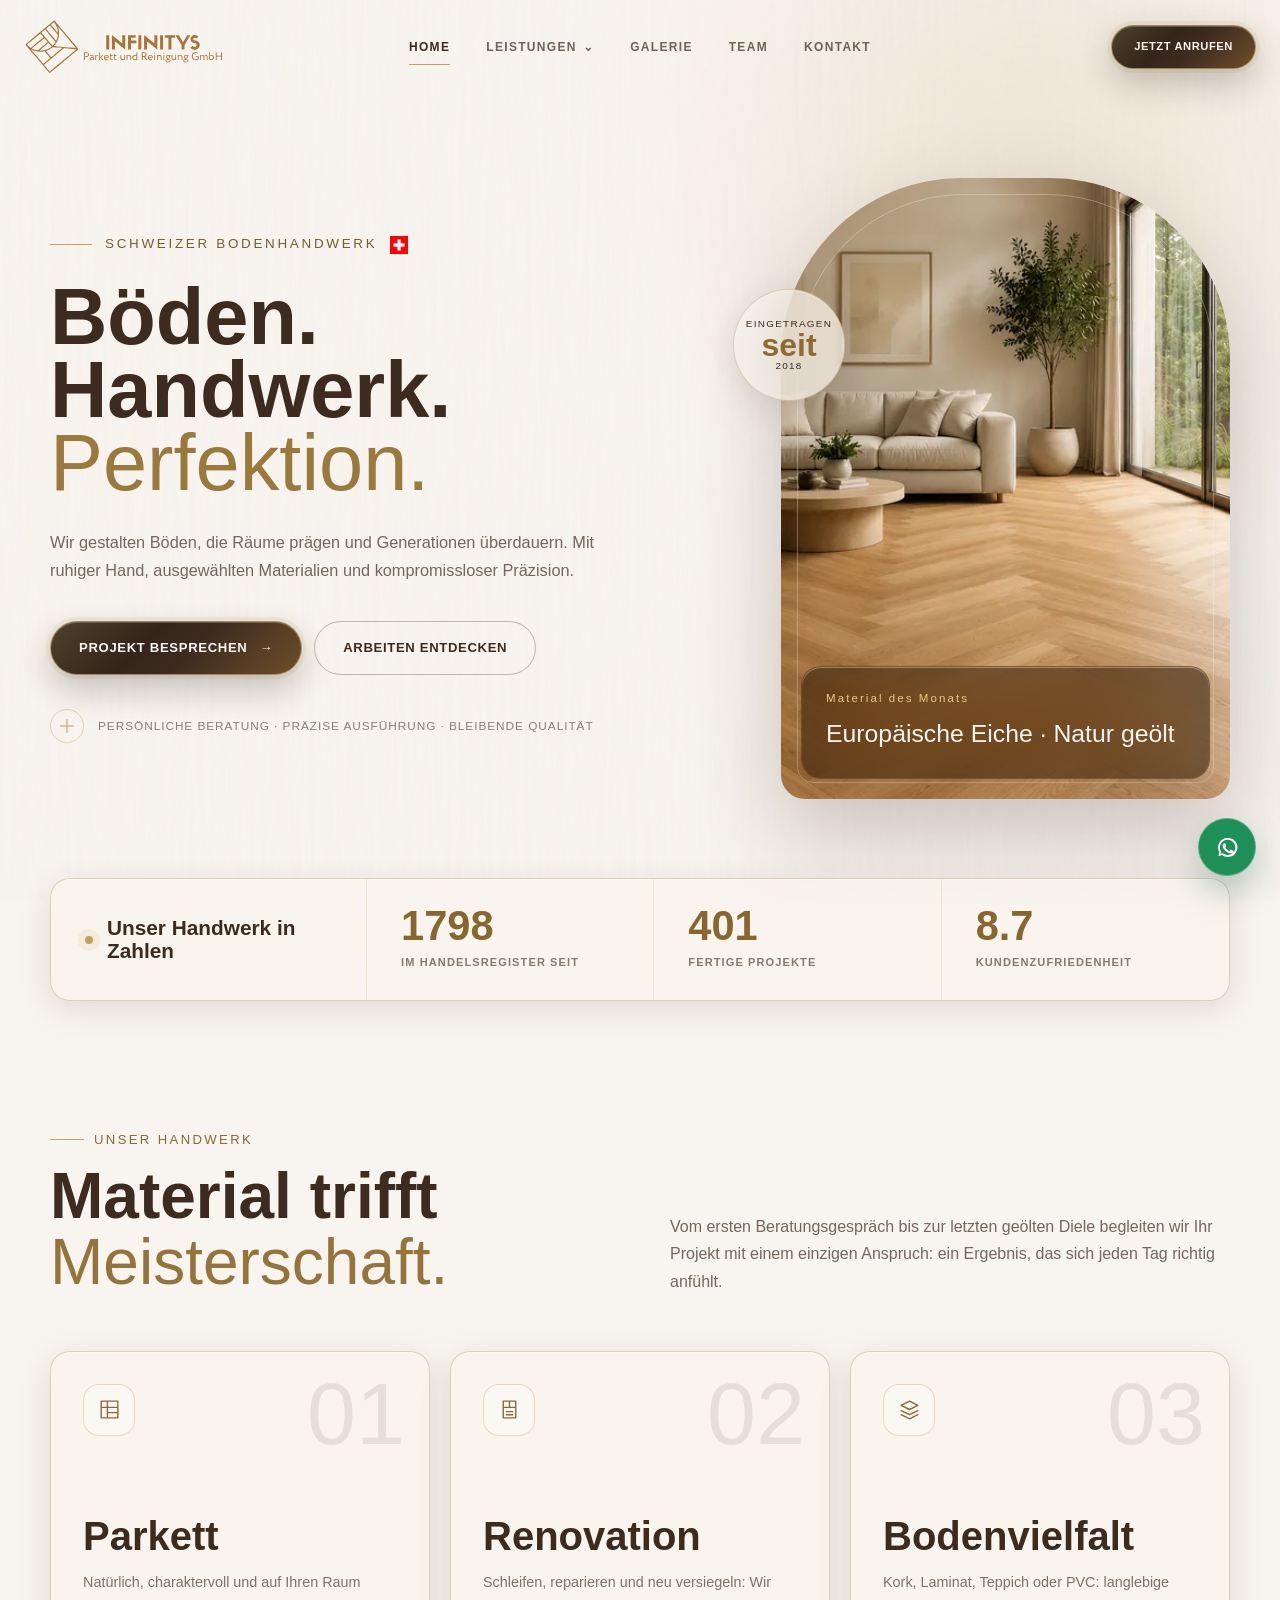
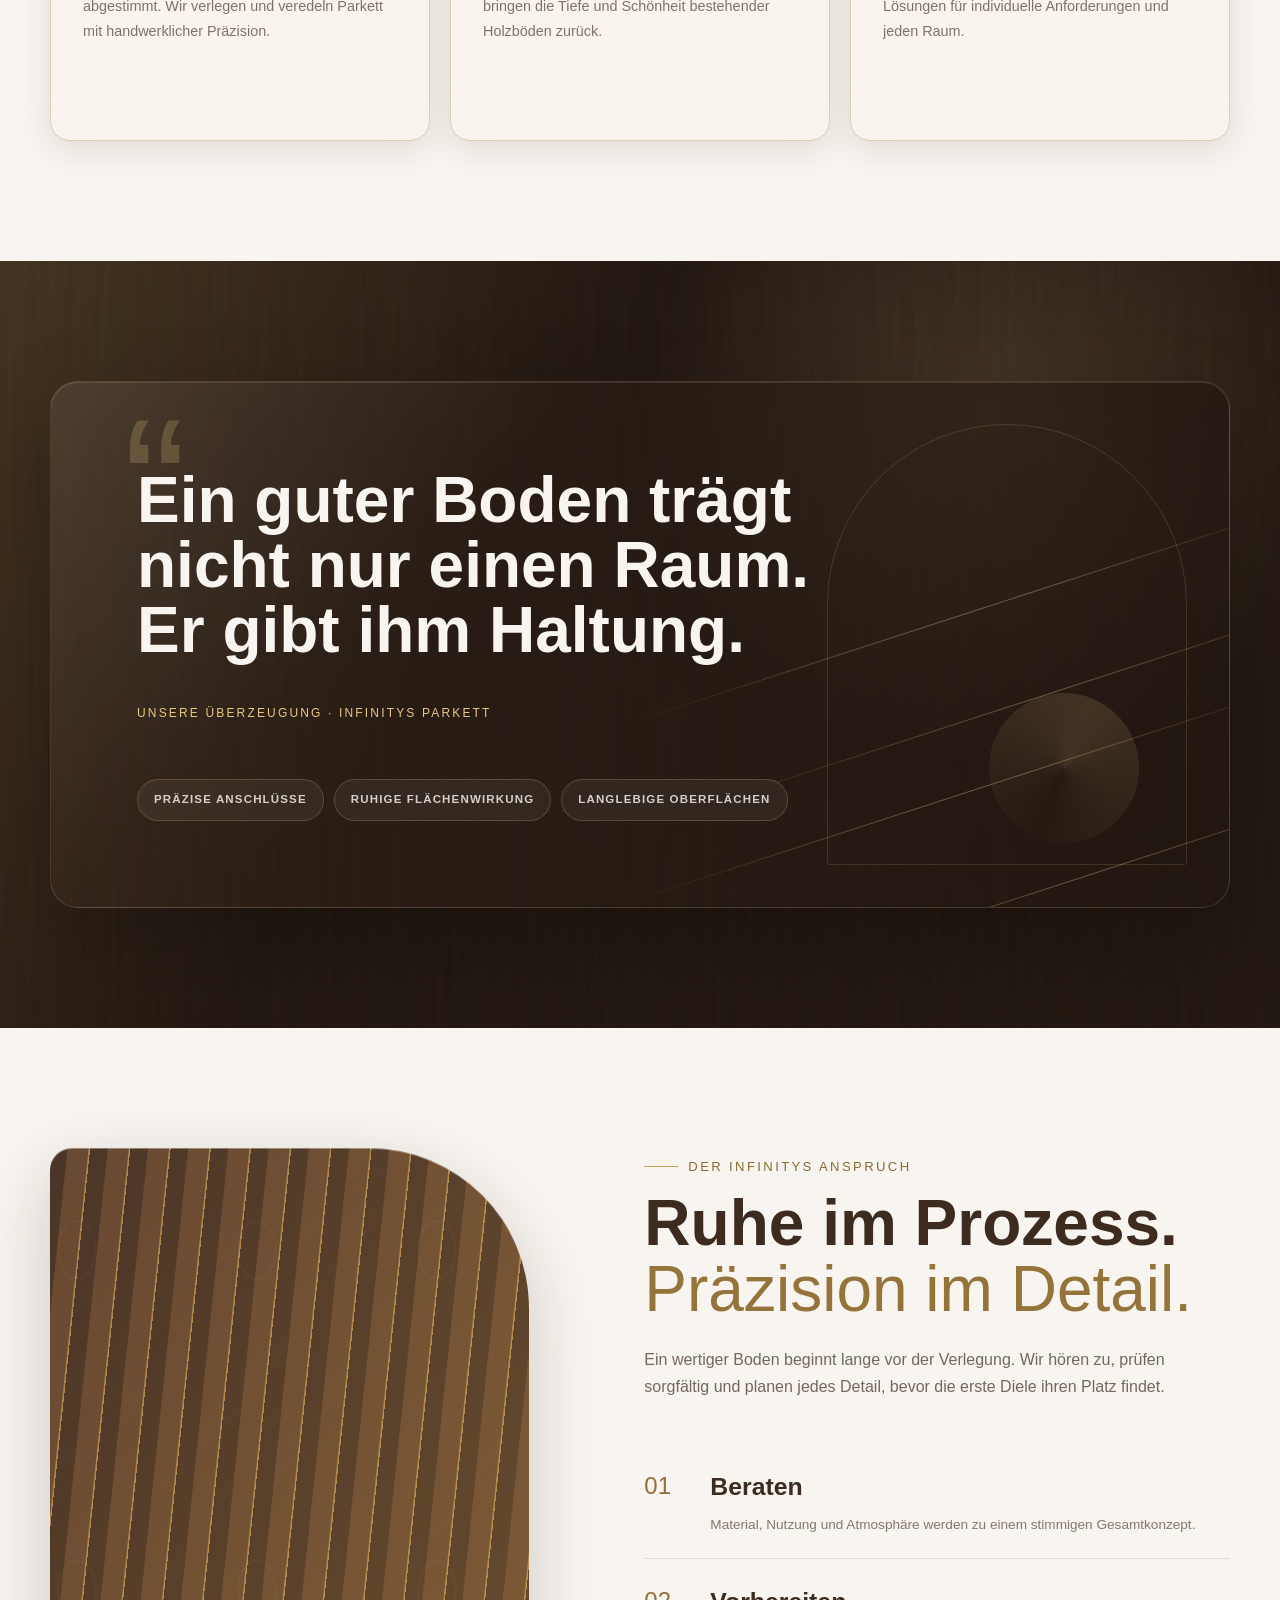
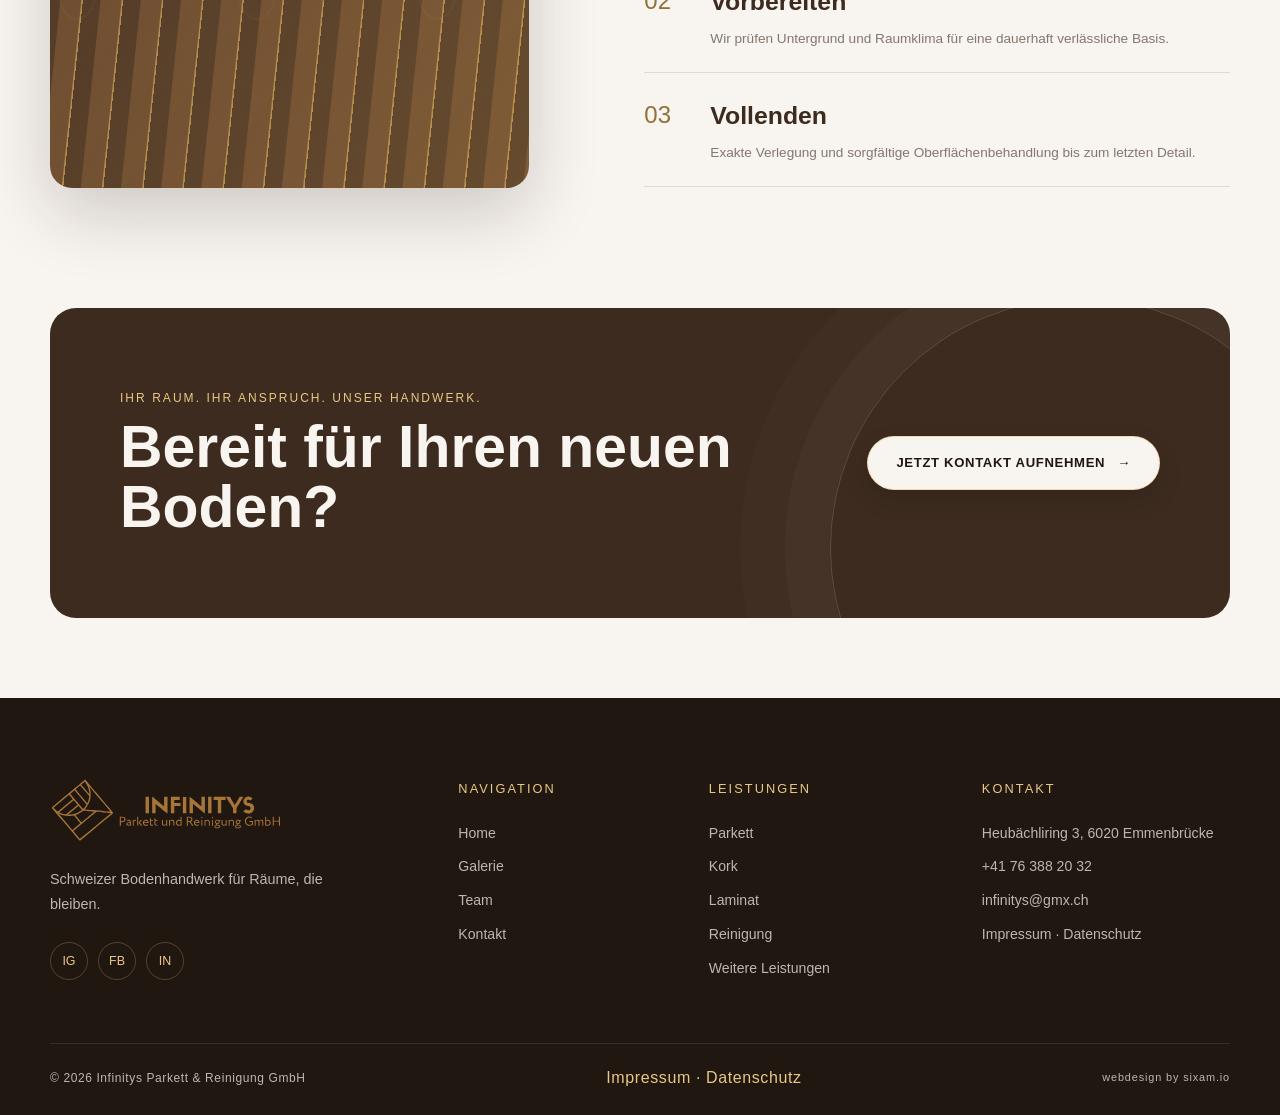
<file: index.html>
<!DOCTYPE html>
<html lang="de">
<head>
  <meta charset="UTF-8">
  <meta name="viewport" content="width=device-width, initial-scale=1.0">
  <meta name="description" content="Infinitys Parkett in Emmenbrücke plant, verlegt und renoviert hochwertige Böden aus Parkett, Kork, Laminat, Teppich, PVC und Vinyl.">
  <title>Infinitys Parkett | Parkett & Bodenbeläge in Emmenbrücke</title>
  <link rel="preload" as="image" href="assets/headerhome-426.webp" type="image/webp">
  <link rel="stylesheet" href="css/home.min.css">
  <link rel="icon" type="image/png" href="assets/favicon.png">
</head>
<body>
  <header class="site-header">
    <div class="nav-shell">
      <a class="brand-logo" href="/" aria-label="Infinitys Parkett Startseite">
        <img src="assets/infinitys-logo.svg" width="1945" height="555" alt="Infinitys Parkett &amp; Reinigung GmbH" fetchpriority="high" decoding="async">
      </a>
      <nav class="desktop-nav" aria-label="Hauptnavigation">
        <a class="nav-link active" href="/">Home</a>
        <div class="nav-services">
          <button class="nav-link" type="button" aria-expanded="false" aria-haspopup="true" aria-controls="desktop-services-menu">
            Leistungen <span aria-hidden="true">⌄</span>
          </button>
          <div class="dropdown-panel glass" id="desktop-services-menu">
            <div class="dropdown-grid">
              <a class="dropdown-item" href="/parkett">
                <svg viewBox="0 0 24 24" aria-hidden="true"><path d="M4 4h16v16H4zM4 10h16M10 4v16M10 15h10"></path></svg>
                Parkett
              </a>
              <a class="dropdown-item" href="/kork">
                <svg viewBox="0 0 24 24" aria-hidden="true"><circle cx="12" cy="12" r="8"></circle><path d="M8 10c2-2 6-2 8 0M9 14c2 1 4 1 6 0"></path></svg>
                Kork
              </a>
              <a class="dropdown-item" href="/laminat">
                <svg viewBox="0 0 24 24" aria-hidden="true"><path d="m4 8 8-4 8 4-8 4-8-4Zm0 5 8 4 8-4M4 17l8 4 8-4"></path></svg>
                Laminat
              </a>
              <a class="dropdown-item" href="/teppich">
                <svg viewBox="0 0 24 24" aria-hidden="true"><path d="M5 5h14v14H5zM8 5v14M16 5v14M5 9h14M5 15h14"></path></svg>
                Teppich
              </a>
              <a class="dropdown-item" href="/pvc">
                <svg viewBox="0 0 24 24" aria-hidden="true"><path d="M5 19 19 5M5 5h14v14H5zM9 5v4H5M19 15h-4v4"></path></svg>
                PVC
              </a>
              <a class="dropdown-item" href="/reinigung">
                <svg viewBox="0 0 24 24" aria-hidden="true"><path d="M7 4h10M9 4v5l-4 8c-.7 1.4.3 3 1.9 3h10.2c1.6 0 2.6-1.6 1.9-3l-4-8V4M7 14h10"></path></svg>
                Reinigung
              </a>
              <a class="dropdown-item" href="/weitere-leistungen">
                <svg viewBox="0 0 24 24" aria-hidden="true"><path d="M4 7h16M4 12h16M4 17h10"></path></svg>
                Weitere Leistungen
              </a>
            </div>
          </div>
        </div>
        <a class="nav-link" href="/galerie">Galerie</a>
        <a class="nav-link" href="/team">Team</a>
        <a class="nav-link" href="/kontakt">Kontakt</a>
      </nav>
      <a class="btn btn-primary nav-cta" href="tel:+41763882032">Jetzt anrufen</a>
      <button class="menu-toggle" type="button" aria-label="Menü öffnen" aria-expanded="false">
        <span class="menu-toggle-lines"></span>
      </button>
    </div>
  </header>

  <nav class="mobile-menu" aria-label="Mobile Navigation" aria-hidden="true" inert>
    <div class="mobile-menu-inner">
      <a class="mobile-link active" href="/">Home</a>
      <button class="mobile-accordion-toggle" type="button" aria-expanded="false" aria-controls="mobile-services-menu">Leistungen <span aria-hidden="true">+</span></button>
      <div class="mobile-submenu" id="mobile-services-menu">
        <a href="/parkett">Parkett</a>
        <a href="/kork">Kork</a>
        <a href="/laminat">Laminat</a>
        <a href="/teppich">Teppich</a>
        <a href="/pvc">PVC</a>
        <a href="/reinigung">Reinigung</a>
        <a href="/weitere-leistungen">Weitere</a>
      </div>
      <a class="mobile-link" href="/galerie">Galerie</a>
      <a class="mobile-link" href="/team">Team</a>
      <a class="mobile-link" href="/kontakt">Kontakt</a>
    </div>
  </nav>

  <main>
    <section class="home-hero">
      <div class="container hero-grid">
        <div class="hero-copy">
          <div class="hero-eyebrow hero-reveal">
            <span>Schweizer Bodenhandwerk</span>
            <picture><source srcset="assets/swissflag-24.webp" type="image/webp"><img src="assets/swissflag.png" width="512" height="512" alt="" aria-hidden="true" decoding="async"></picture>
          </div>
          <h1 class="hero-title hero-reveal">Böden.<br>Handwerk.<span>Perfektion.</span></h1>
          <p class="hero-text hero-reveal">Wir gestalten Böden, die Räume prägen und Generationen überdauern. Mit ruhiger Hand, ausgewählten Materialien und kompromissloser Präzision.</p>
          <div class="hero-actions hero-reveal">
            <a class="btn btn-primary" href="/kontakt">Projekt besprechen <span aria-hidden="true">→</span></a>
            <a class="btn btn-ghost" href="/galerie">Arbeiten entdecken</a>
          </div>
          <div class="hero-note hero-reveal">
            <span class="hero-note-mark" aria-hidden="true"></span>
            Persönliche Beratung · Präzise Ausführung · Bleibende Qualität
          </div>
        </div>
        <div class="hero-visual-wrap hero-reveal">
          <div class="hero-visual hero-home-image">
            <picture>
              <source srcset="assets/headerhome-426.webp" type="image/webp">
              <img src="assets/headerhome.png" width="1086" height="1448" alt="Heller Wohnraum mit Parkettboden und Sofa" fetchpriority="high" decoding="async">
            </picture>
            <div class="visual-label glass">
              <small>Material des Monats</small>
              <strong>Europäische Eiche · Natur geölt</strong>
            </div>
          </div>
          <div class="hero-seal glass" aria-label="Im Handelsregister eingetragen seit 2018">
            <span>Eingetragen</span>
            <strong>seit</strong>
            <span>2018</span>
          </div>
        </div>
      </div>
    </section>

    <section class="craft-strip" aria-label="Unser Handwerk in Zahlen">
      <div class="container">
        <div class="craft-bar glass" data-reveal-group>
          <div class="craft-intro">Unser Handwerk in Zahlen</div>
          <div class="stat">
            <strong class="stat-number" data-count="2018" data-plain="true">0</strong>
            <span class="stat-label">Im Handelsregister seit</span>
          </div>
          <div class="stat">
            <strong class="stat-number" data-count="450">0</strong>
            <span class="stat-label">Fertige Projekte</span>
          </div>
          <div class="stat">
            <strong class="stat-number" data-count="9.8" data-decimals="1">0</strong>
            <span class="stat-label">Kundenzufriedenheit</span>
          </div>
        </div>
      </div>
    </section>

    <section class="section" id="handwerk">
      <div class="container">
        <div class="services-heading-row" data-reveal>
          <div>
            <span class="section-kicker">Unser Handwerk</span>
            <h2 class="section-heading">Material trifft <em>Meisterschaft.</em></h2>
          </div>
          <p class="section-copy">Vom ersten Beratungsgespräch bis zur letzten geölten Diele begleiten wir Ihr Projekt mit einem einzigen Anspruch: ein Ergebnis, das sich jeden Tag richtig anfühlt.</p>
        </div>
        <div class="service-grid" data-reveal-group>
          <article class="service-card glass">
            <span class="service-number">01</span>
            <div class="icon-box">
              <svg viewBox="0 0 24 24" aria-hidden="true"><path d="M4 4h16v16H4zM4 10h16M10 4v16M10 15h10"></path></svg>
            </div>
            <h3>Parkett</h3>
            <p>Natürlich, charaktervoll und auf Ihren Raum abgestimmt. Wir verlegen und veredeln Parkett mit handwerklicher Präzision.</p>
            <a class="text-link" href="/parkett">Mehr erfahren <span>→</span></a>
          </article>
          <article class="service-card glass">
            <span class="service-number">02</span>
            <div class="icon-box">
              <svg viewBox="0 0 24 24" aria-hidden="true"><path d="M6 4h12v16H6zM6 10h12M12 4v6M9 14h6M9 17h6"></path></svg>
            </div>
            <h3>Renovation</h3>
            <p>Schleifen, reparieren und neu versiegeln: Wir bringen die Tiefe und Schönheit bestehender Holzböden zurück.</p>
            <a class="text-link" href="/weitere-leistungen">Mehr erfahren <span>→</span></a>
          </article>
          <article class="service-card glass">
            <span class="service-number">03</span>
            <div class="icon-box">
              <svg viewBox="0 0 24 24" aria-hidden="true"><path d="m4 8 8-4 8 4-8 4-8-4Zm0 5 8 4 8-4M4 17l8 4 8-4"></path></svg>
            </div>
            <h3>Bodenvielfalt</h3>
            <p>Kork, Laminat, Teppich oder PVC: langlebige Lösungen für individuelle Anforderungen und jeden Raum.</p>
            <a class="text-link" href="/leistungen">Mehr erfahren <span>→</span></a>
          </article>
        </div>
      </div>
    </section>

    <section class="section philosophy">
      <div class="container">
        <div class="philosophy-stage" data-reveal>
          <div class="philosophy-grain" aria-hidden="true">
            <span></span>
            <span></span>
            <span></span>
            <span></span>
          </div>
          <div class="quote-block">
            <span class="quote-mark" aria-hidden="true">“</span>
            <blockquote>Ein guter Boden trägt nicht nur einen Raum. Er gibt ihm Haltung.</blockquote>
            <cite>Unsere Überzeugung · Infinitys Parkett</cite>
          </div>
          <div class="philosophy-proof" aria-label="Qualitätsmerkmale">
            <span>Präzise Anschlüsse</span>
            <span>Ruhige Flächenwirkung</span>
            <span>Langlebige Oberflächen</span>
          </div>
        </div>
      </div>
    </section>

    <section class="section">
      <div class="container process-grid">
        <div class="process-image wood-image" data-reveal role="img" aria-label="Detailaufnahme von Parkett als Bildplatzhalter"></div>
        <div data-reveal>
          <span class="section-kicker">Der Infinitys Anspruch</span>
          <h2 class="section-heading">Ruhe im Prozess. <em>Präzision im Detail.</em></h2>
          <p class="section-copy">Ein wertiger Boden beginnt lange vor der Verlegung. Wir hören zu, prüfen sorgfältig und planen jedes Detail, bevor die erste Diele ihren Platz findet.</p>
          <div class="process-list">
            <article class="process-item">
              <span>01</span>
              <div><h3>Beraten</h3><p>Material, Nutzung und Atmosphäre werden zu einem stimmigen Gesamtkonzept.</p></div>
            </article>
            <article class="process-item">
              <span>02</span>
              <div><h3>Vorbereiten</h3><p>Wir prüfen Untergrund und Raumklima für eine dauerhaft verlässliche Basis.</p></div>
            </article>
            <article class="process-item">
              <span>03</span>
              <div><h3>Vollenden</h3><p>Exakte Verlegung und sorgfältige Oberflächenbehandlung bis zum letzten Detail.</p></div>
            </article>
          </div>
        </div>
      </div>
    </section>

    <section class="cta-section">
      <div class="container">
        <div class="cta-banner" data-reveal>
          <div class="cta-copy">
            <p>Ihr Raum. Ihr Anspruch. Unser Handwerk.</p>
            <h2>Bereit für Ihren neuen Boden?</h2>
          </div>
          <a class="btn btn-primary" href="/kontakt">Jetzt Kontakt aufnehmen <span>→</span></a>
        </div>
      </div>
    </section>
  </main>

  <footer class="site-footer">
    <div class="container footer-main">
      <div class="footer-brand">
        <img src="assets/infinitys-logo.svg" width="1945" height="555" alt="Infinitys Parkett &amp; Reinigung GmbH" loading="lazy" decoding="async">
        <p>Schweizer Bodenhandwerk für Räume, die bleiben.</p>
        <div class="social-links" aria-label="Social Media">
          <a href="#" aria-label="Instagram">IG</a>
          <a href="#" aria-label="Facebook">FB</a>
          <a href="#" aria-label="LinkedIn">IN</a>
        </div>
      </div>
      <div>
        <h2 class="footer-title">Navigation</h2>
        <ul class="footer-links">
          <li><a href="/">Home</a></li>
          <li><a href="/galerie">Galerie</a></li>
          <li><a href="/team">Team</a></li>
          <li><a href="/kontakt">Kontakt</a></li>
        </ul>
      </div>
      <div>
        <h2 class="footer-title">Leistungen</h2>
        <ul class="footer-links">
          <li><a href="/parkett">Parkett</a></li>
          <li><a href="/kork">Kork</a></li>
          <li><a href="/laminat">Laminat</a></li>
          <li><a href="/reinigung">Reinigung</a></li><li><a href="/weitere-leistungen">Weitere Leistungen</a></li>
        </ul>
      </div>
      <div>
        <h2 class="footer-title">Kontakt</h2>
        <ul class="footer-links">
          <li>Heubächliring 3, 6020 Emmenbrücke</li>
          <li><a href="tel:+41763882032">+41 76 388 20 32</a></li>
          <li><a href="/kontakt" data-mail-link>E-Mail anzeigen</a></li>
          <li><a href="/impressum">Impressum</a> · <a href="/datenschutz">Datenschutz</a></li>
        </ul>
      </div>
    </div>
    <div class="container footer-bottom">
      <span>© 2026 Infinitys Parkett &amp; Reinigung GmbH</span>
      <strong><a href="/impressum">Impressum</a> · <a href="/datenschutz">Datenschutz</a></strong>
      <a class="footer-credit" href="https://sixam.io" target="_blank" rel="noopener noreferrer">webdesign by sixam.io</a>
    </div>
  </footer>

  <script src="js/nav.js" defer></script>
  <script src="js/reveal.js" defer></script>  <script src="js/contact-link.js"></script>

</body>
</html>
</file>
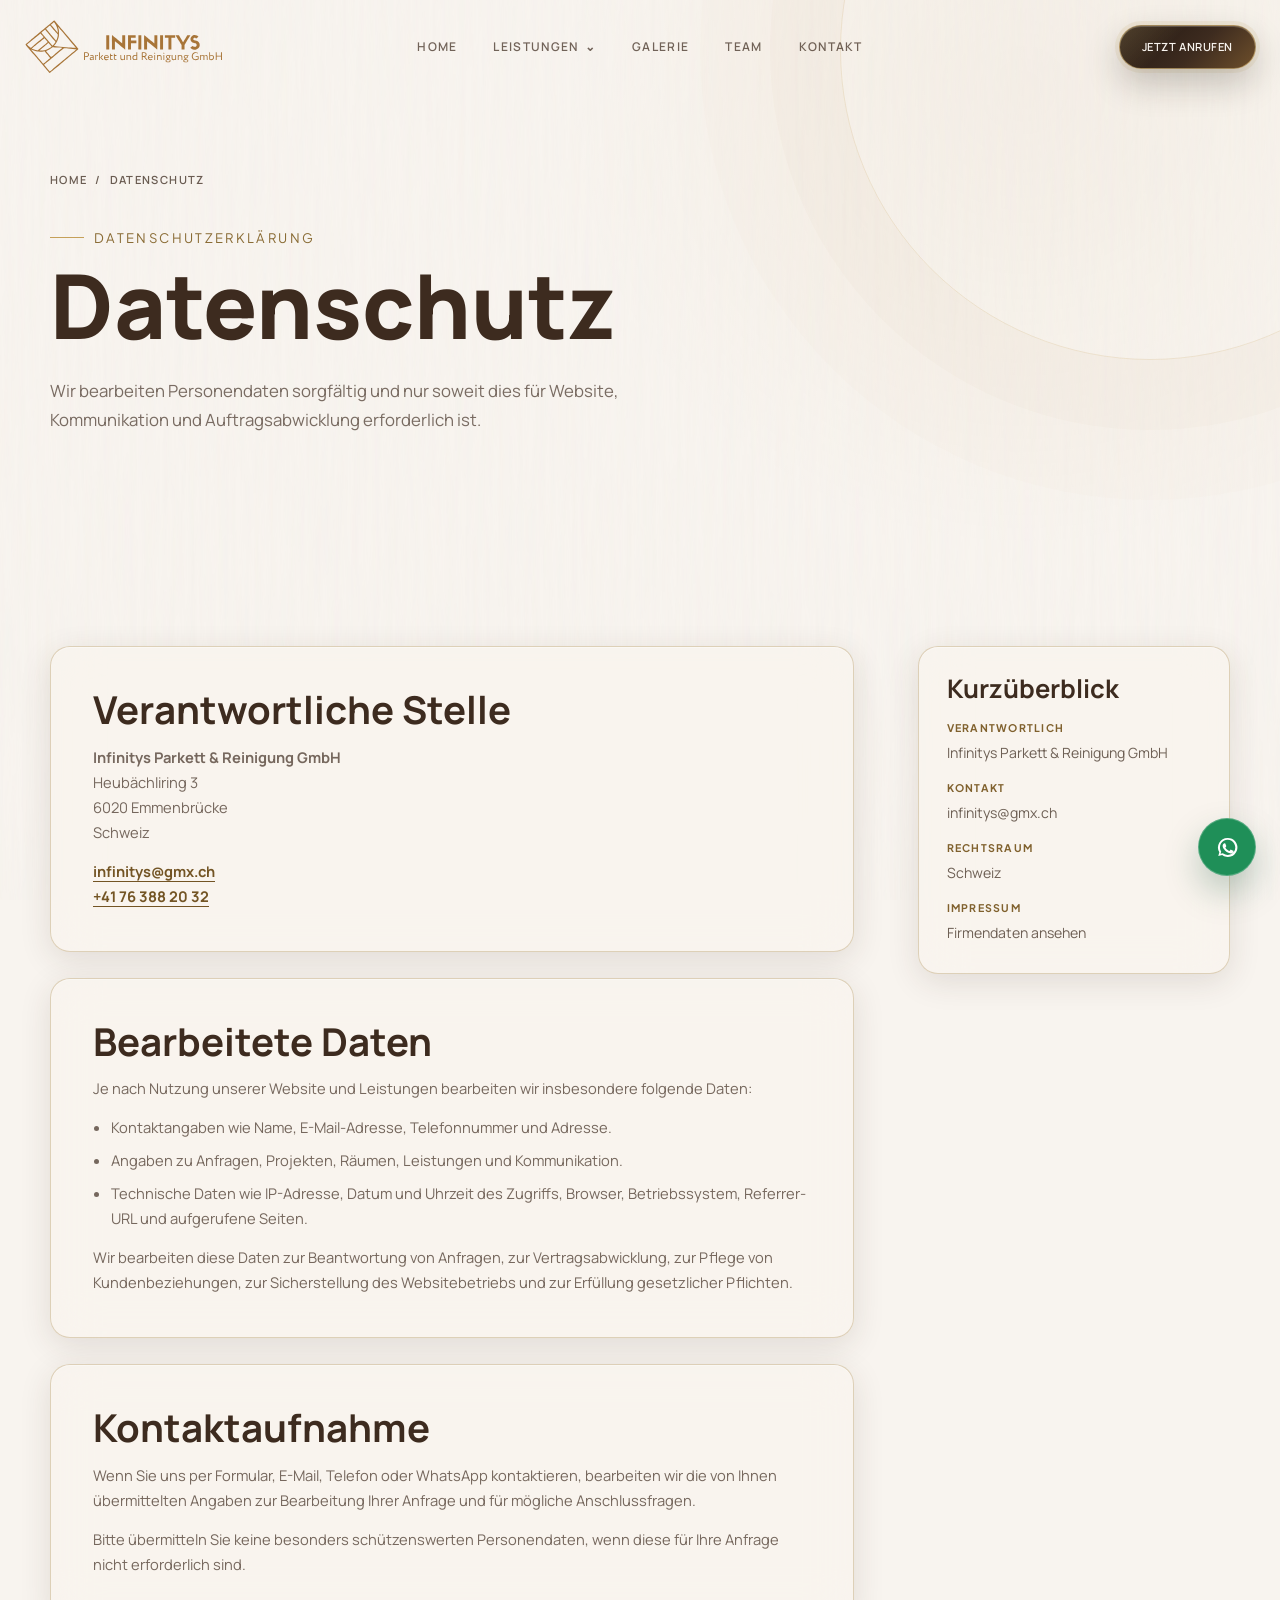
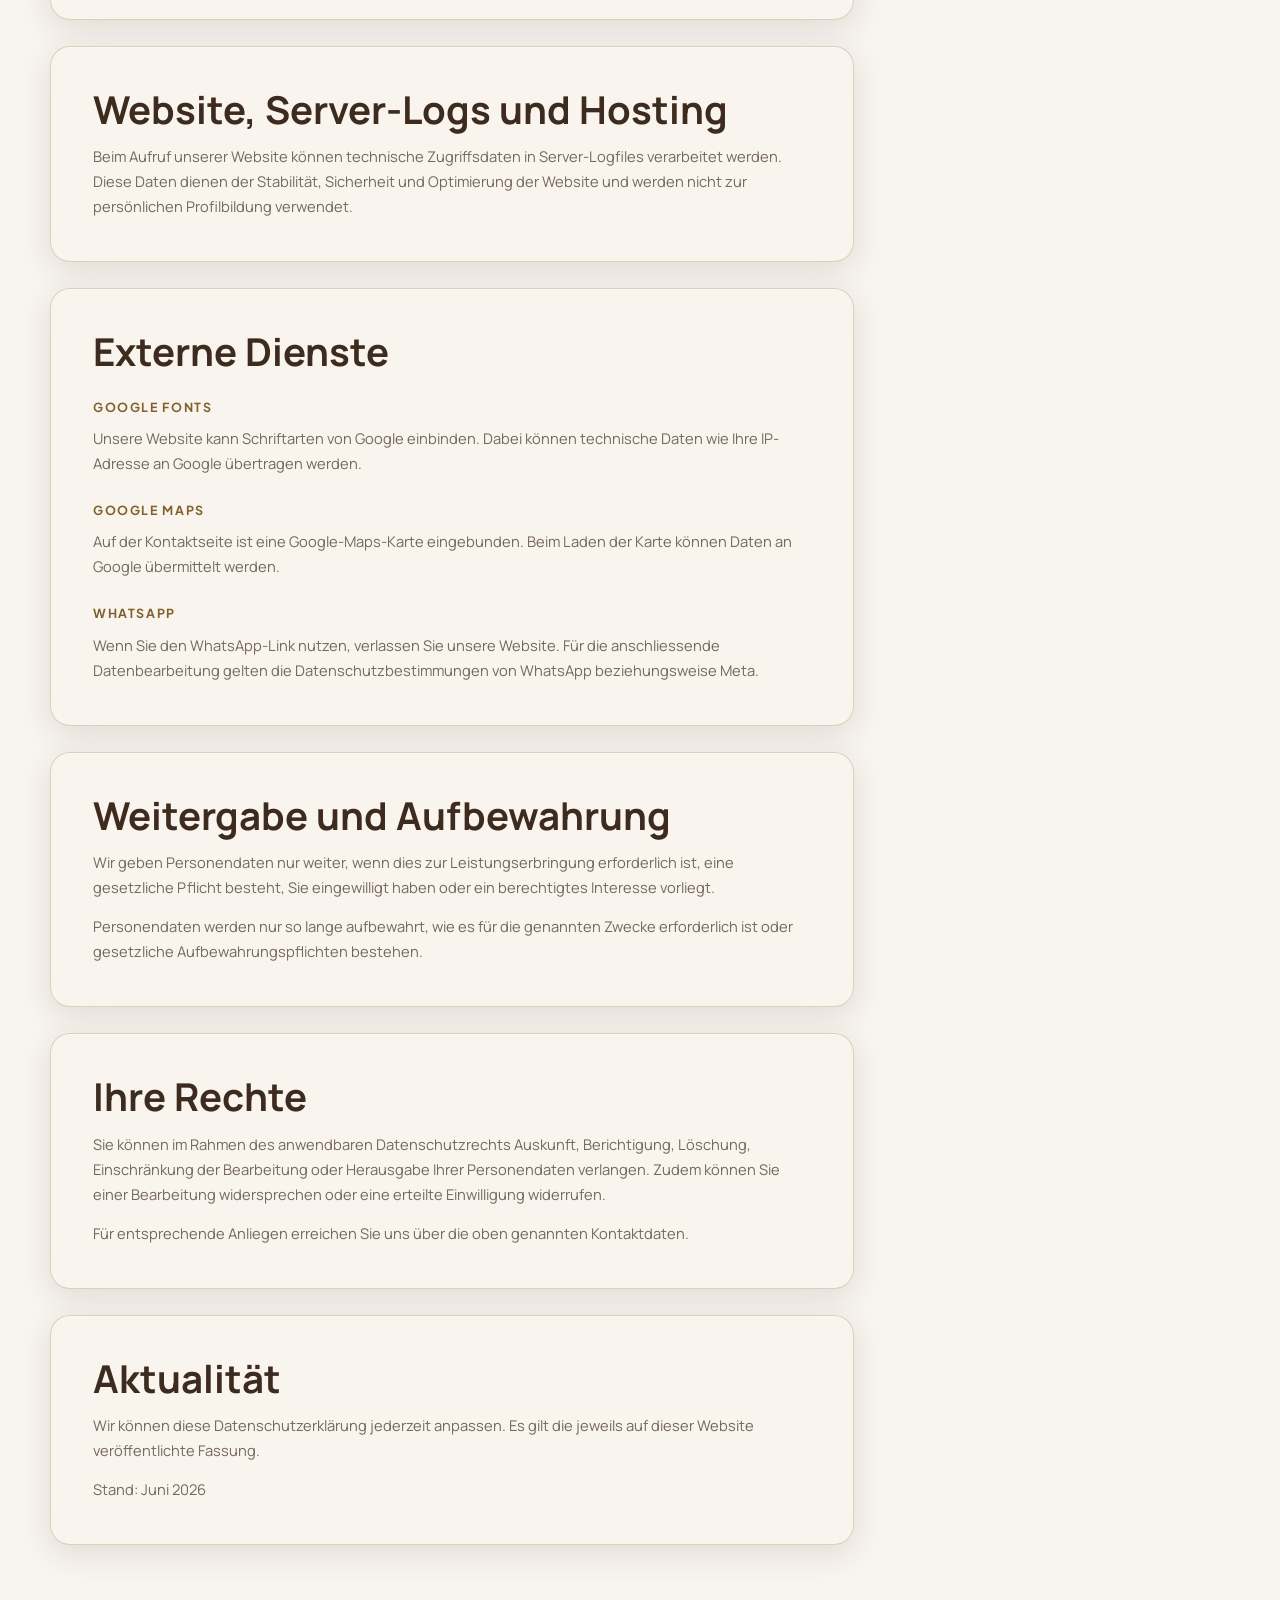
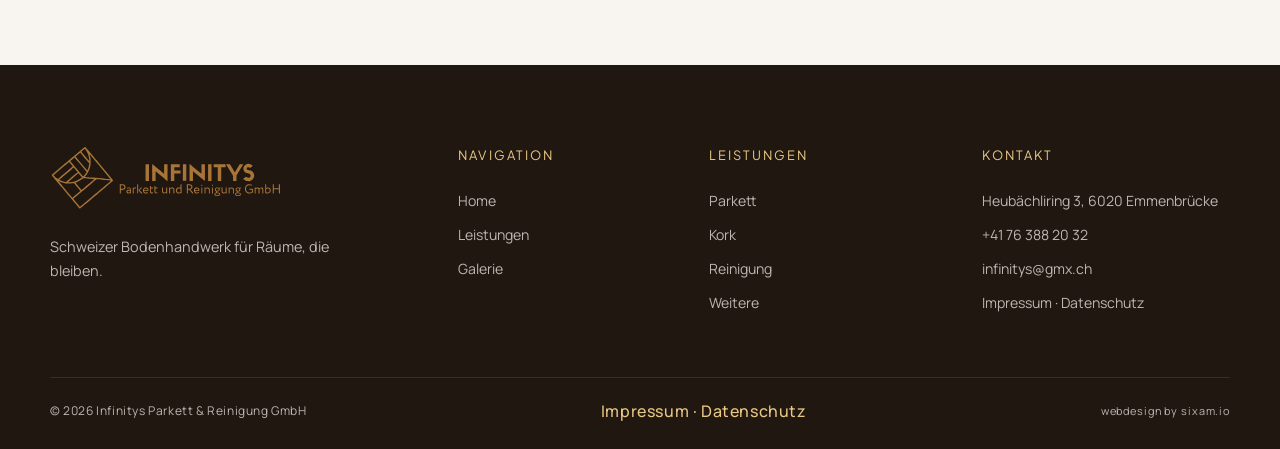
<file: datenschutz.html>
<!DOCTYPE html>
<html lang="de">
<head>
  <meta charset="UTF-8">
  <meta name="viewport" content="width=device-width, initial-scale=1.0">
  <meta name="description" content="Datenschutzerklärung der Infinitys Parkett & Reinigung GmbH mit Informationen zu Kontaktaufnahme, Website-Daten, externen Diensten und Rechten.">
  <title>Datenschutz | Infinitys Parkett & Reinigung GmbH</title>
  <link rel="stylesheet" href="css/base.css">
  <link rel="stylesheet" href="css/nav.css">
  <link rel="stylesheet" href="css/animations.css">
  <link rel="stylesheet" href="css/pages.css">
  <link rel="icon" type="image/png" href="assets/favicon.png">
</head>
<body>
  <header class="site-header"><div class="nav-shell"><a class="brand-logo" href="/"><img src="assets/infinitys-logo.svg" width="1945" height="555" alt="Infinitys Parkett &amp; Reinigung GmbH" decoding="async"></a><nav class="desktop-nav" aria-label="Hauptnavigation"><a class="nav-link" href="/">Home</a><div class="nav-services"><button class="nav-link" type="button" aria-expanded="false" aria-haspopup="true">Leistungen <span>⌄</span></button><div class="dropdown-panel glass"><div class="dropdown-grid"><a class="dropdown-item" href="/parkett">Parkett</a><a class="dropdown-item" href="/kork">Kork</a><a class="dropdown-item" href="/laminat">Laminat</a><a class="dropdown-item" href="/teppich">Teppich</a><a class="dropdown-item" href="/pvc">PVC</a><a class="dropdown-item" href="/reinigung">Reinigung</a><a class="dropdown-item" href="/weitere-leistungen">Weitere Leistungen</a></div></div></div><a class="nav-link" href="/galerie">Galerie</a><a class="nav-link" href="/team">Team</a><a class="nav-link" href="/kontakt">Kontakt</a></nav><a class="btn btn-primary nav-cta" href="tel:+41763882032">Jetzt anrufen</a><button class="menu-toggle" type="button" aria-label="Menü öffnen" aria-expanded="false"><span class="menu-toggle-lines"></span></button></div></header>
  <nav class="mobile-menu" aria-label="Mobile Navigation"><div class="mobile-menu-inner"><a class="mobile-link" href="/">Home</a><button class="mobile-accordion-toggle" type="button" aria-expanded="false">Leistungen <span>+</span></button><div class="mobile-submenu"><a href="/parkett">Parkett</a><a href="/kork">Kork</a><a href="/laminat">Laminat</a><a href="/teppich">Teppich</a><a href="/pvc">PVC</a><a href="/reinigung">Reinigung</a><a href="/weitere-leistungen">Weitere</a></div><a class="mobile-link" href="/galerie">Galerie</a><a class="mobile-link" href="/team">Team</a><a class="mobile-link" href="/kontakt">Kontakt</a></div></nav>

  <main>
    <section class="page-hero">
      <div class="container" data-reveal>
        <nav class="breadcrumbs" aria-label="Breadcrumb"><a href="/">Home</a><span>/</span><span>Datenschutz</span></nav>
        <span class="section-kicker">Datenschutzerklärung</span>
        <h1 class="page-title">Datenschutz</h1>
        <p class="page-lead">Wir bearbeiten Personendaten sorgfältig und nur soweit dies für Website, Kommunikation und Auftragsabwicklung erforderlich ist.</p>
      </div>
    </section>

    <section class="section">
      <div class="container legal-layout">
        <div class="legal-content">
          <article class="legal-card glass">
            <h2>Verantwortliche Stelle</h2>
            <p><strong>Infinitys Parkett &amp; Reinigung GmbH</strong><br>Heubächliring 3<br>6020 Emmenbrücke<br>Schweiz</p>
            <p><a href="/kontakt" data-mail-link>E-Mail anzeigen</a><br><a href="tel:+41763882032">+41 76 388 20 32</a></p>
          </article>

          <article class="legal-card glass">
            <h2>Bearbeitete Daten</h2>
            <p>Je nach Nutzung unserer Website und Leistungen bearbeiten wir insbesondere folgende Daten:</p>
            <ul>
              <li>Kontaktangaben wie Name, E-Mail-Adresse, Telefonnummer und Adresse.</li>
              <li>Angaben zu Anfragen, Projekten, Räumen, Leistungen und Kommunikation.</li>
              <li>Technische Daten wie IP-Adresse, Datum und Uhrzeit des Zugriffs, Browser, Betriebssystem, Referrer-URL und aufgerufene Seiten.</li>
            </ul>
            <p>Wir bearbeiten diese Daten zur Beantwortung von Anfragen, zur Vertragsabwicklung, zur Pflege von Kundenbeziehungen, zur Sicherstellung des Websitebetriebs und zur Erfüllung gesetzlicher Pflichten.</p>
          </article>

          <article class="legal-card glass">
            <h2>Kontaktaufnahme</h2>
            <p>Wenn Sie uns per Formular, E-Mail, Telefon oder WhatsApp kontaktieren, bearbeiten wir die von Ihnen übermittelten Angaben zur Bearbeitung Ihrer Anfrage und für mögliche Anschlussfragen.</p>
            <p>Bitte übermitteln Sie keine besonders schützenswerten Personendaten, wenn diese für Ihre Anfrage nicht erforderlich sind.</p>
          </article>

          <article class="legal-card glass">
            <h2>Website, Server-Logs und Hosting</h2>
            <p>Beim Aufruf unserer Website können technische Zugriffsdaten in Server-Logfiles verarbeitet werden. Diese Daten dienen der Stabilität, Sicherheit und Optimierung der Website und werden nicht zur persönlichen Profilbildung verwendet.</p>
          </article>

          <article class="legal-card glass">
            <h2>Externe Dienste</h2>
            <h3>Google Fonts</h3>
            <p>Unsere Website kann Schriftarten von Google einbinden. Dabei können technische Daten wie Ihre IP-Adresse an Google übertragen werden.</p>
            <h3>Google Maps</h3>
            <p>Auf der Kontaktseite ist eine Google-Maps-Karte eingebunden. Beim Laden der Karte können Daten an Google übermittelt werden.</p>
            <h3>WhatsApp</h3>
            <p>Wenn Sie den WhatsApp-Link nutzen, verlassen Sie unsere Website. Für die anschliessende Datenbearbeitung gelten die Datenschutzbestimmungen von WhatsApp beziehungsweise Meta.</p>
          </article>

          <article class="legal-card glass">
            <h2>Weitergabe und Aufbewahrung</h2>
            <p>Wir geben Personendaten nur weiter, wenn dies zur Leistungserbringung erforderlich ist, eine gesetzliche Pflicht besteht, Sie eingewilligt haben oder ein berechtigtes Interesse vorliegt.</p>
            <p>Personendaten werden nur so lange aufbewahrt, wie es für die genannten Zwecke erforderlich ist oder gesetzliche Aufbewahrungspflichten bestehen.</p>
          </article>

          <article class="legal-card glass">
            <h2>Ihre Rechte</h2>
            <p>Sie können im Rahmen des anwendbaren Datenschutzrechts Auskunft, Berichtigung, Löschung, Einschränkung der Bearbeitung oder Herausgabe Ihrer Personendaten verlangen. Zudem können Sie einer Bearbeitung widersprechen oder eine erteilte Einwilligung widerrufen.</p>
            <p>Für entsprechende Anliegen erreichen Sie uns über die oben genannten Kontaktdaten.</p>
          </article>

          <article class="legal-card glass">
            <h2>Aktualität</h2>
            <p>Wir können diese Datenschutzerklärung jederzeit anpassen. Es gilt die jeweils auf dieser Website veröffentlichte Fassung.</p>
            <p>Stand: Juni 2026</p>
          </article>
        </div>

        <aside class="legal-aside glass" data-reveal>
          <h2>Kurzüberblick</h2>
          <dl>
            <div><dt>Verantwortlich</dt><dd>Infinitys Parkett &amp; Reinigung GmbH</dd></div>
            <div><dt>Kontakt</dt><dd><a href="/kontakt" data-mail-link>E-Mail anzeigen</a></dd></div>
            <div><dt>Rechtsraum</dt><dd>Schweiz</dd></div>
            <div><dt>Impressum</dt><dd><a href="/impressum">Firmendaten ansehen</a></dd></div>
          </dl>
        </aside>
      </div>
    </section>
  </main>

  <footer class="site-footer"><div class="container footer-main"><div class="footer-brand"><img src="assets/infinitys-logo.svg" width="1945" height="555" alt="Infinitys Parkett &amp; Reinigung GmbH" loading="lazy" decoding="async"><p>Schweizer Bodenhandwerk für Räume, die bleiben.</p></div><div><h2 class="footer-title">Navigation</h2><ul class="footer-links"><li><a href="/">Home</a></li><li><a href="/leistungen">Leistungen</a></li><li><a href="/galerie">Galerie</a></li></ul></div><div><h2 class="footer-title">Leistungen</h2><ul class="footer-links"><li><a href="/parkett">Parkett</a></li><li><a href="/kork">Kork</a></li><li><a href="/reinigung">Reinigung</a></li><li><a href="/weitere-leistungen">Weitere</a></li></ul></div><div><h2 class="footer-title">Kontakt</h2><ul class="footer-links"><li>Heubächliring 3, 6020 Emmenbrücke</li><li><a href="tel:+41763882032">+41 76 388 20 32</a></li><li><a href="/kontakt" data-mail-link>E-Mail anzeigen</a></li><li><a href="/impressum">Impressum</a> · <a href="/datenschutz">Datenschutz</a></li></ul></div></div><div class="container footer-bottom"><span>© 2026 Infinitys Parkett &amp; Reinigung GmbH</span><strong><a href="/impressum">Impressum</a> · <a href="/datenschutz">Datenschutz</a></strong><a class="footer-credit" href="https://sixam.io" target="_blank" rel="noopener noreferrer">webdesign by sixam.io</a></div></footer>
  <script src="js/nav.js"></script><script src="js/reveal.js"></script>  <script src="js/contact-link.js"></script>

</body>
</html>
</file>
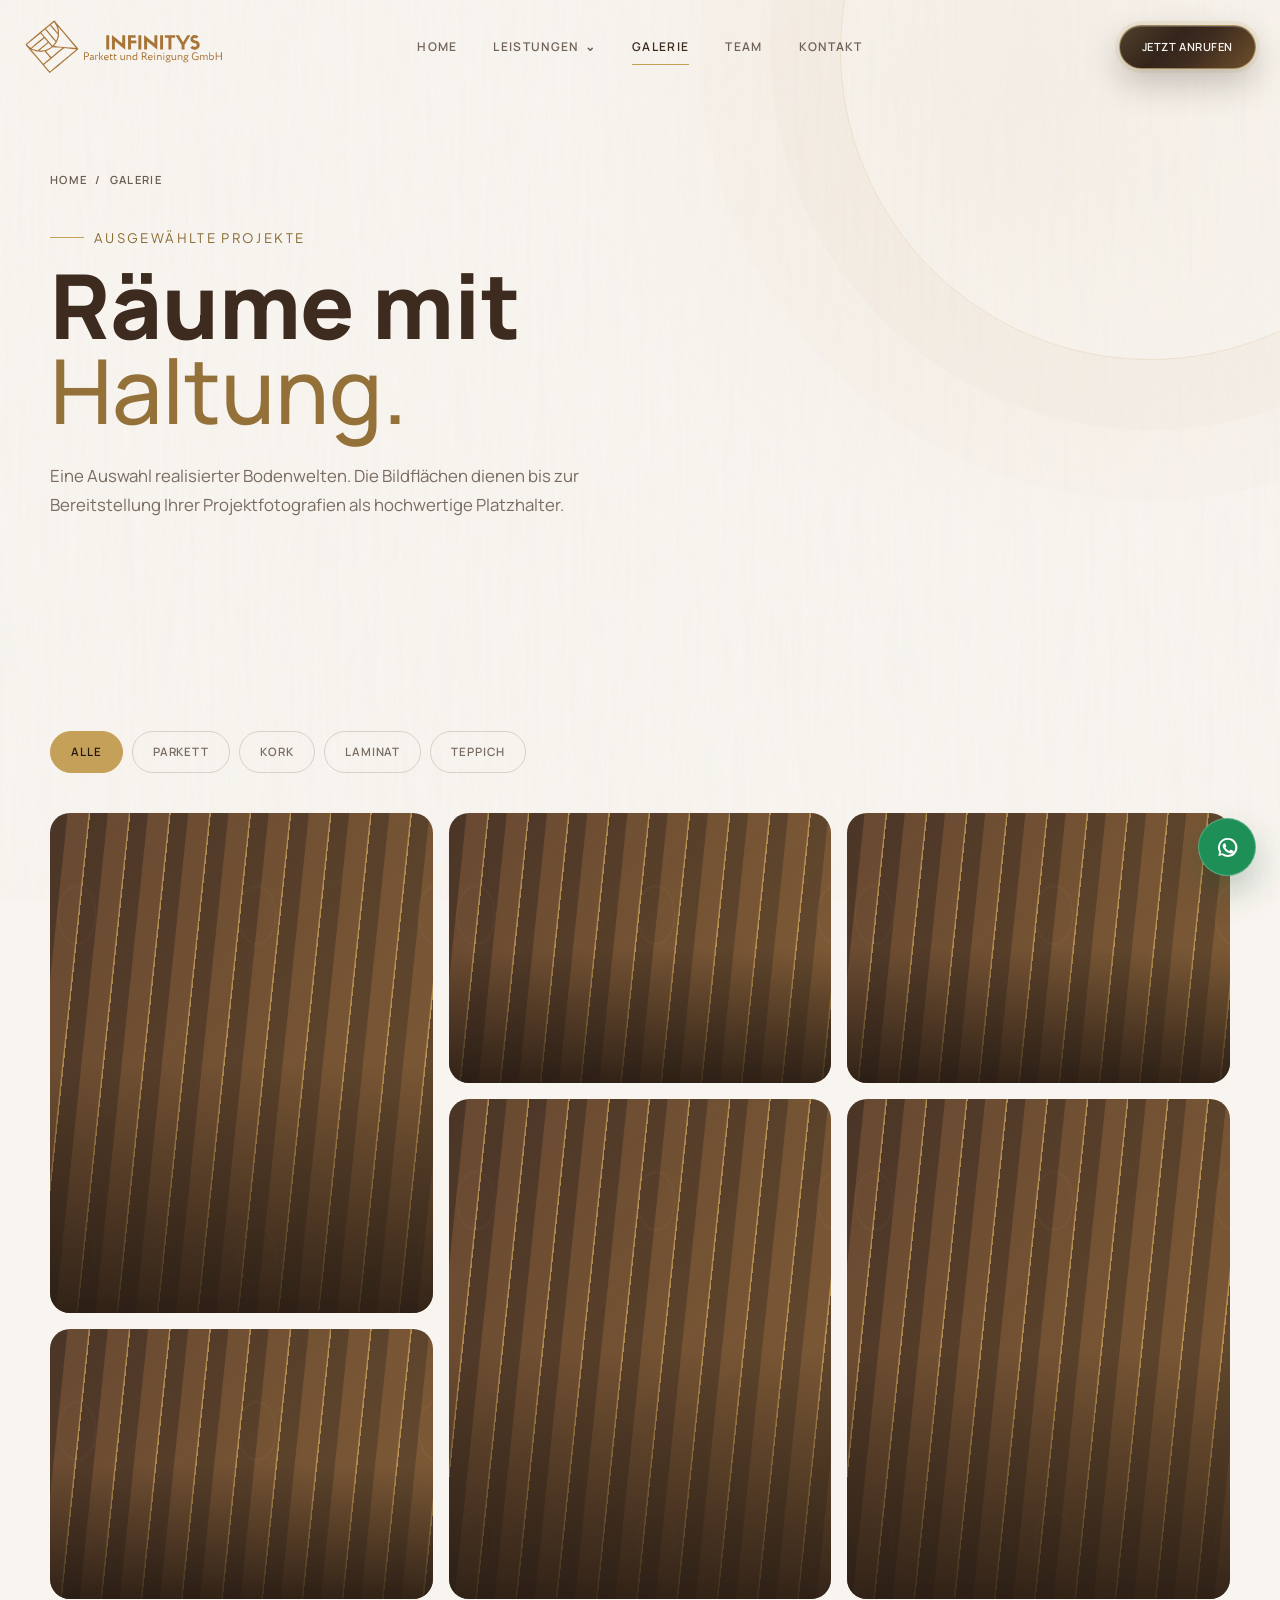
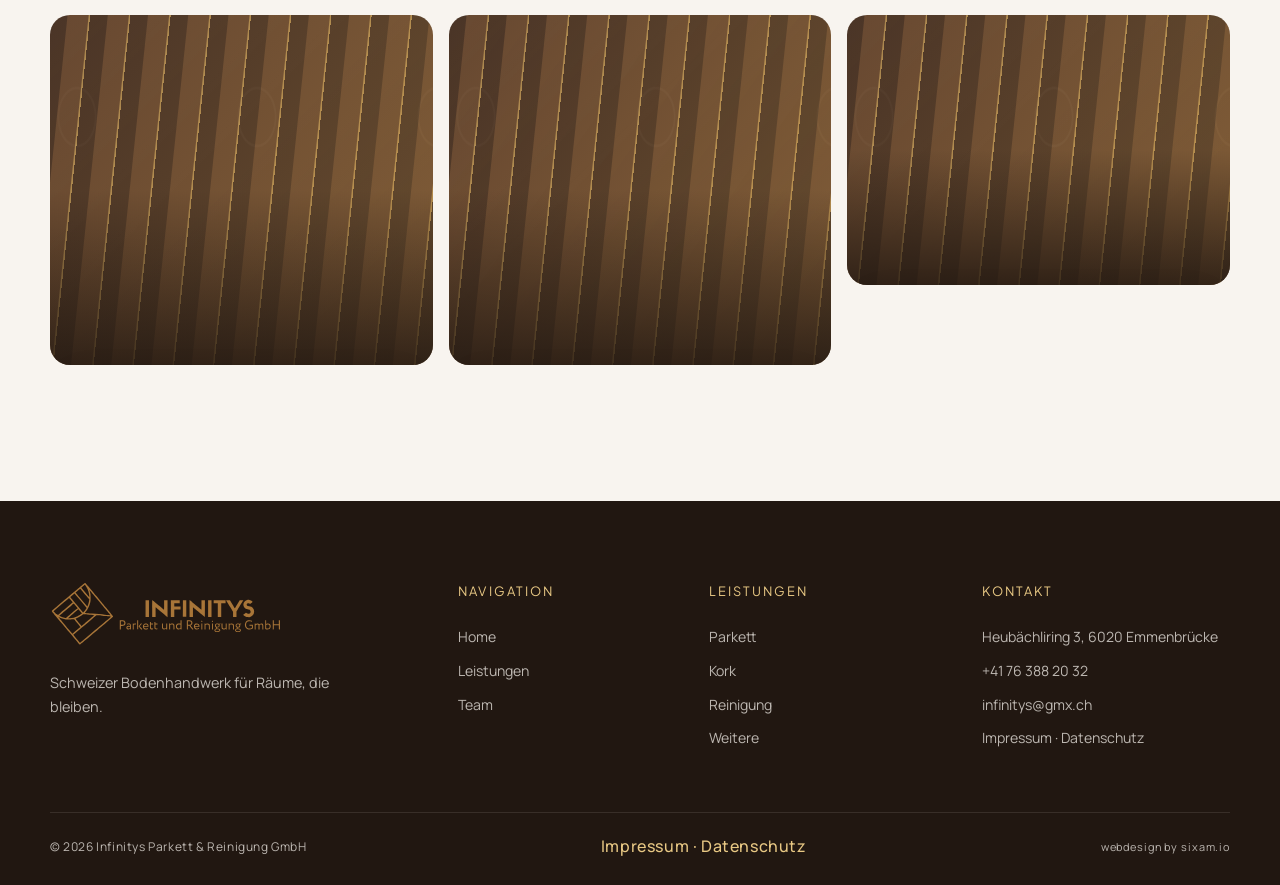
<file: galerie.html>
<!DOCTYPE html>
<html lang="de"><head>
  <meta charset="UTF-8"><meta name="viewport" content="width=device-width, initial-scale=1.0"><meta name="description" content="Galerie von Infinitys Parkett mit ausgewählten Bodenprojekten aus Parkett, Kork, Laminat und Teppich als Inspiration für Ihr Projekt.">
  <title>Galerie | Bodenprojekte von Infinitys Parkett</title><link rel="stylesheet" href="css/base.css"><link rel="stylesheet" href="css/nav.css"><link rel="stylesheet" href="css/animations.css"><link rel="stylesheet" href="css/pages.css">
  <link rel="icon" type="image/png" href="assets/favicon.png">
</head><body>
  <header class="site-header"><div class="nav-shell"><a class="brand-logo" href="/"><img src="assets/infinitys-logo.svg" width="1945" height="555" alt="Infinitys Parkett &amp; Reinigung GmbH" decoding="async"></a><nav class="desktop-nav" aria-label="Hauptnavigation"><a class="nav-link" href="/">Home</a><div class="nav-services"><button class="nav-link" type="button" aria-expanded="false">Leistungen <span>⌄</span></button><div class="dropdown-panel glass"><div class="dropdown-grid"><a class="dropdown-item" href="/parkett">Parkett</a><a class="dropdown-item" href="/kork">Kork</a><a class="dropdown-item" href="/laminat">Laminat</a><a class="dropdown-item" href="/teppich">Teppich</a><a class="dropdown-item" href="/pvc">PVC</a><a class="dropdown-item" href="/reinigung">Reinigung</a><a class="dropdown-item" href="/weitere-leistungen">Weitere Leistungen</a></div></div></div><a class="nav-link active" href="/galerie">Galerie</a><a class="nav-link" href="/team">Team</a><a class="nav-link" href="/kontakt">Kontakt</a></nav><a class="btn btn-primary nav-cta" href="tel:+41763882032">Jetzt anrufen</a><button class="menu-toggle" type="button" aria-label="Menü öffnen" aria-expanded="false"><span class="menu-toggle-lines"></span></button></div></header>
  <nav class="mobile-menu"><div class="mobile-menu-inner"><a class="mobile-link" href="/">Home</a><button class="mobile-accordion-toggle" type="button" aria-expanded="false">Leistungen <span>+</span></button><div class="mobile-submenu"><a href="/parkett">Parkett</a><a href="/kork">Kork</a><a href="/laminat">Laminat</a><a href="/teppich">Teppich</a><a href="/pvc">PVC</a><a href="/reinigung">Reinigung</a><a href="/weitere-leistungen">Weitere</a></div><a class="mobile-link active" href="/galerie">Galerie</a><a class="mobile-link" href="/team">Team</a><a class="mobile-link" href="/kontakt">Kontakt</a></div></nav>
  <main><section class="page-hero"><div class="container" data-reveal><div class="breadcrumbs"><a href="/">Home</a><span>/</span><span>Galerie</span></div><span class="section-kicker">Ausgewählte Projekte</span><h1 class="page-title">Räume mit <em>Haltung.</em></h1><p class="page-lead">Eine Auswahl realisierter Bodenwelten. Die Bildflächen dienen bis zur Bereitstellung Ihrer Projektfotografien als hochwertige Platzhalter.</p></div></section>
  <section class="section"><div class="container"><div class="gallery-filters" data-reveal><button class="filter-btn active" data-filter="alle">Alle</button><button class="filter-btn" data-filter="parkett">Parkett</button><button class="filter-btn" data-filter="kork">Kork</button><button class="filter-btn" data-filter="laminat">Laminat</button><button class="filter-btn" data-filter="teppich">Teppich</button></div>
  <div class="gallery-grid" data-reveal>
    <button class="gallery-item wood-image tall" data-category="parkett" data-title="Eiche Fischgrat · Zürich"><span class="gallery-overlay glass"><small>Parkett</small><strong>Eiche Fischgrat · Zürich</strong></span></button>
    <button class="gallery-item wood-image" data-category="kork" data-title="Kork Natur · Winterthur"><span class="gallery-overlay glass"><small>Kork</small><strong>Kork Natur · Winterthur</strong></span></button>
    <button class="gallery-item wood-image wide" data-category="laminat" data-title="Laminat Landhausdiele · Zug"><span class="gallery-overlay glass"><small>Laminat</small><strong>Landhausdiele · Zug</strong></span></button>
    <button class="gallery-item wood-image" data-category="teppich" data-title="Textile Ruhe · Luzern"><span class="gallery-overlay glass"><small>Teppich</small><strong>Textile Ruhe · Luzern</strong></span></button>
    <button class="gallery-item wood-image tall" data-category="parkett" data-title="Nussbaum Villa · Küsnacht"><span class="gallery-overlay glass"><small>Parkett</small><strong>Nussbaum Villa · Küsnacht</strong></span></button>
    <button class="gallery-item wood-image wide" data-category="parkett" data-title="Eiche Natur · Baden"><span class="gallery-overlay glass"><small>Parkett</small><strong>Eiche Natur · Baden</strong></span></button>
    <button class="gallery-item wood-image" data-category="laminat" data-title="Robuste Eleganz · Aarau"><span class="gallery-overlay glass"><small>Laminat</small><strong>Robuste Eleganz · Aarau</strong></span></button>
    <button class="gallery-item wood-image tall" data-category="teppich" data-title="Büroakustik · Zürich"><span class="gallery-overlay glass"><small>Teppich</small><strong>Büroakustik · Zürich</strong></span></button>
    <button class="gallery-item wood-image" data-category="kork" data-title="Natürlich wohnen · Uster"><span class="gallery-overlay glass"><small>Kork</small><strong>Natürlich wohnen · Uster</strong></span></button>
  </div></div></section></main>
  <div class="lightbox" aria-hidden="true" role="dialog" aria-label="Projektansicht"><button class="lightbox-btn lightbox-close" aria-label="Schliessen">×</button><button class="lightbox-btn lightbox-prev" aria-label="Vorheriges Projekt">‹</button><div><div class="lightbox-image wood-image"></div><div class="lightbox-caption"></div></div><button class="lightbox-btn lightbox-next" aria-label="Nächstes Projekt">›</button></div>
  <footer class="site-footer"><div class="container footer-main"><div class="footer-brand"><img src="assets/infinitys-logo.svg" width="1945" height="555" alt="Infinitys Parkett &amp; Reinigung GmbH" loading="lazy" decoding="async"><p>Schweizer Bodenhandwerk für Räume, die bleiben.</p></div><div><h2 class="footer-title">Navigation</h2><ul class="footer-links"><li><a href="/">Home</a></li><li><a href="/leistungen">Leistungen</a></li><li><a href="/team">Team</a></li></ul></div><div><h2 class="footer-title">Leistungen</h2><ul class="footer-links"><li><a href="/parkett">Parkett</a></li><li><a href="/kork">Kork</a></li><li><a href="/reinigung">Reinigung</a></li><li><a href="/weitere-leistungen">Weitere</a></li></ul></div><div><h2 class="footer-title">Kontakt</h2><ul class="footer-links"><li>Heubächliring 3, 6020 Emmenbrücke</li><li><a href="tel:+41763882032">+41 76 388 20 32</a></li><li><a href="/kontakt" data-mail-link>E-Mail anzeigen</a></li><li><a href="/impressum">Impressum</a> · <a href="/datenschutz">Datenschutz</a></li></ul></div></div><div class="container footer-bottom"><span>© 2026 Infinitys Parkett &amp; Reinigung GmbH</span><strong><a href="/impressum">Impressum</a> · <a href="/datenschutz">Datenschutz</a></strong><a class="footer-credit" href="https://sixam.io" target="_blank" rel="noopener noreferrer">webdesign by sixam.io</a></div></footer>
  <script src="js/nav.js"></script><script src="js/reveal.js"></script><script src="js/gallery.js"></script>  <script src="js/contact-link.js"></script>

</body></html>
</file>
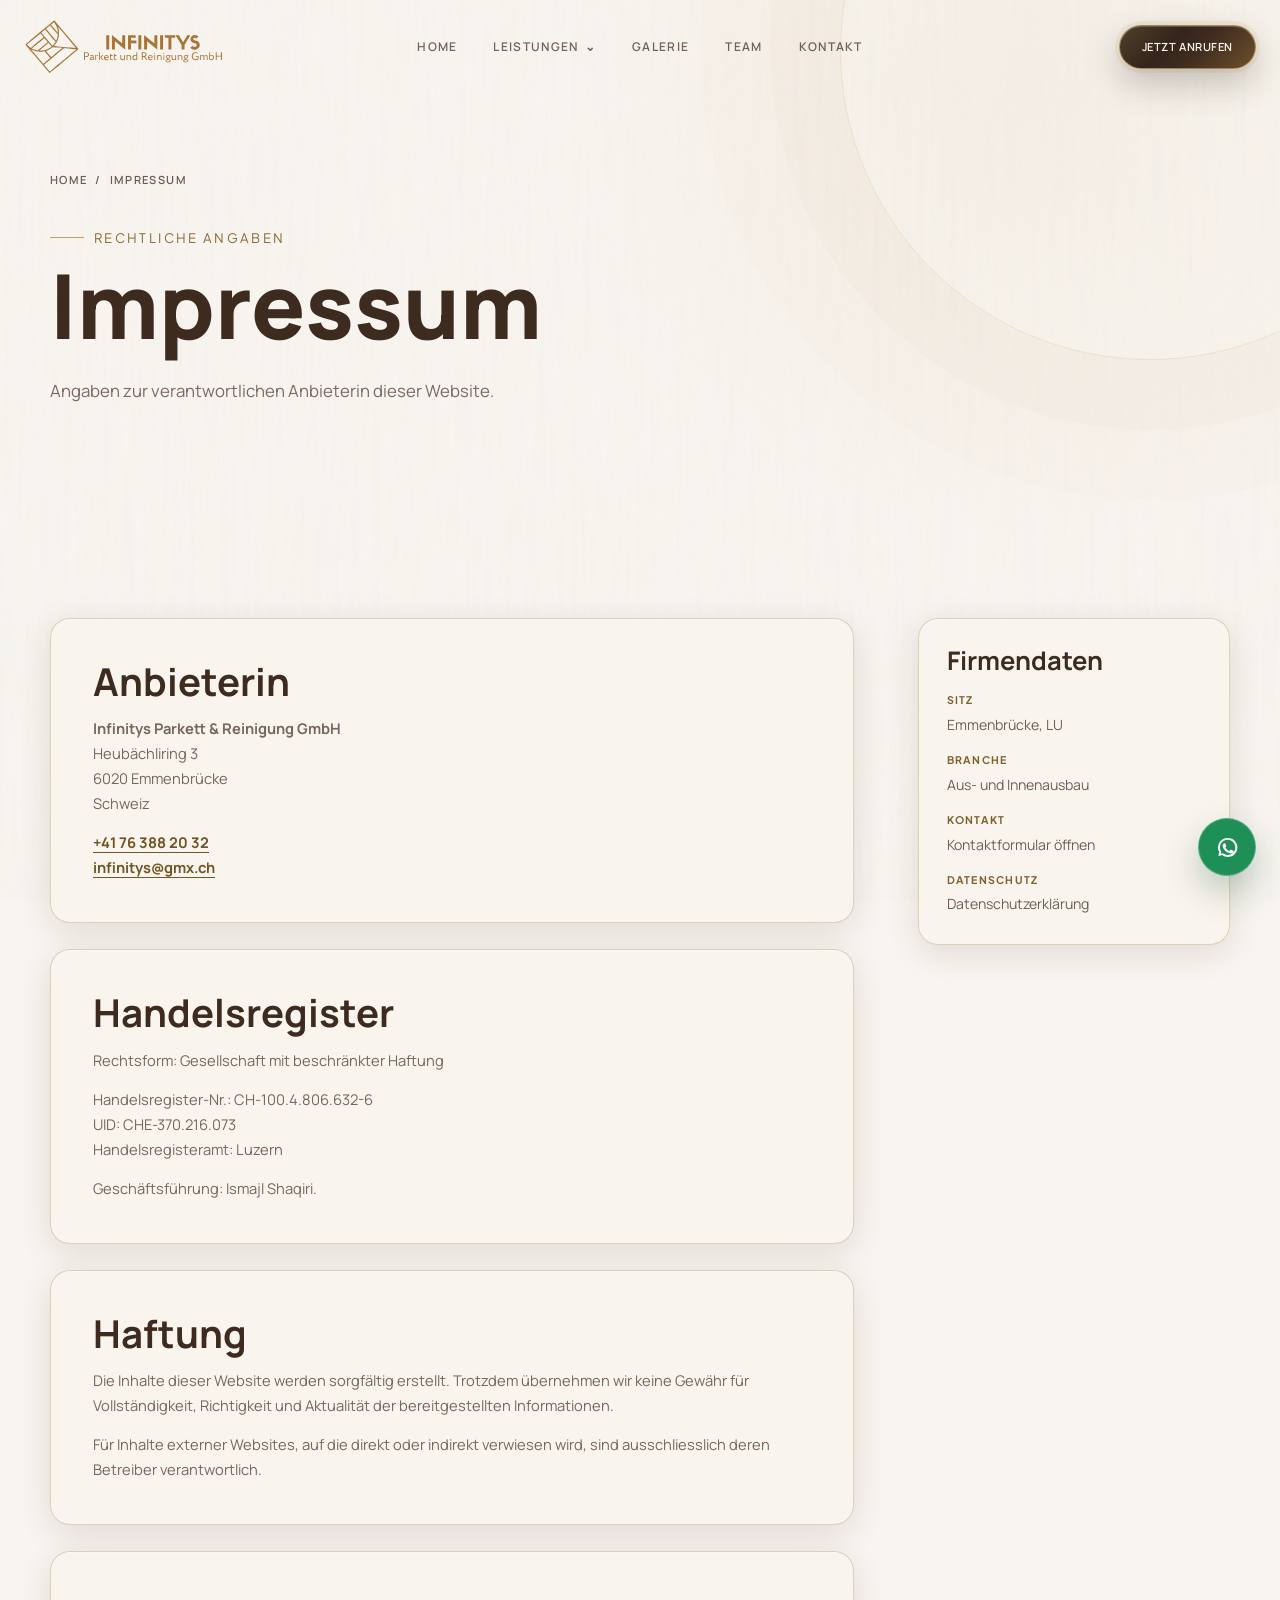
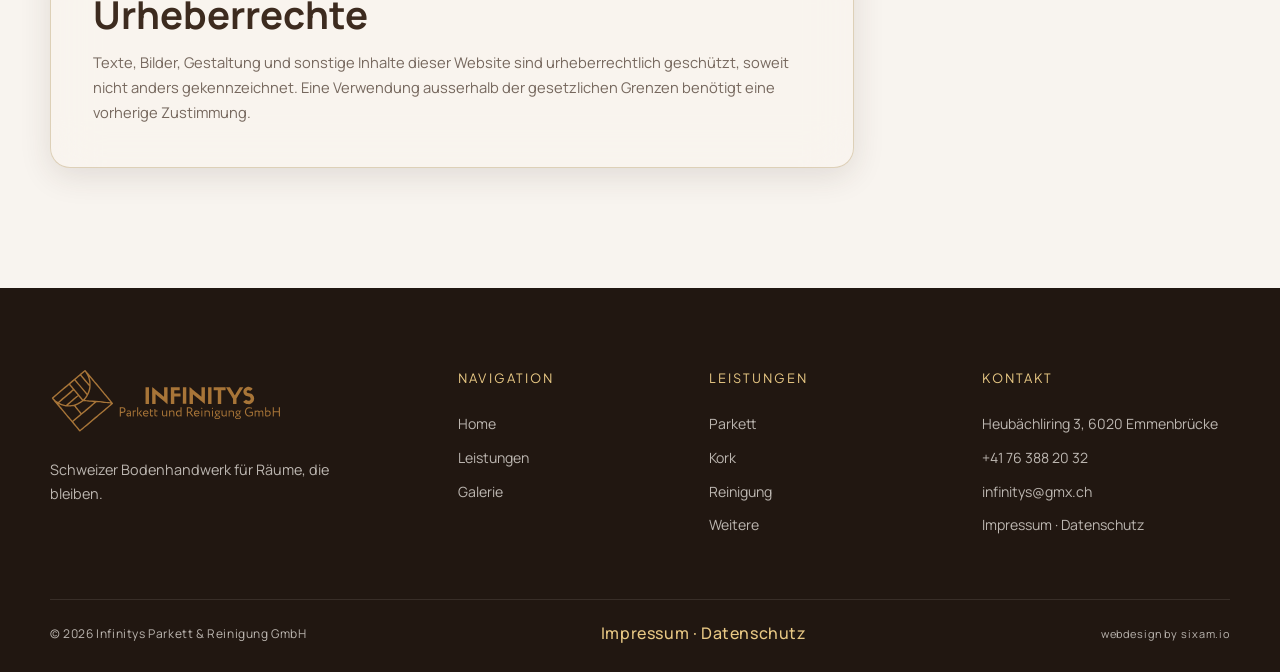
<file: impressum.html>
<!DOCTYPE html>
<html lang="de">
<head>
  <meta charset="UTF-8">
  <meta name="viewport" content="width=device-width, initial-scale=1.0">
  <meta name="description" content="Impressum der Infinitys Parkett & Reinigung GmbH mit Firmendaten, Kontaktadresse, Handelsregisterangaben und Verantwortlichkeit.">
  <title>Impressum | Infinitys Parkett & Reinigung GmbH</title>
  <link rel="stylesheet" href="css/base.css">
  <link rel="stylesheet" href="css/nav.css">
  <link rel="stylesheet" href="css/animations.css">
  <link rel="stylesheet" href="css/pages.css">
  <link rel="icon" type="image/png" href="assets/favicon.png">
</head>
<body>
  <header class="site-header"><div class="nav-shell"><a class="brand-logo" href="/"><img src="assets/infinitys-logo.svg" width="1945" height="555" alt="Infinitys Parkett &amp; Reinigung GmbH" decoding="async"></a><nav class="desktop-nav" aria-label="Hauptnavigation"><a class="nav-link" href="/">Home</a><div class="nav-services"><button class="nav-link" type="button" aria-expanded="false" aria-haspopup="true">Leistungen <span>⌄</span></button><div class="dropdown-panel glass"><div class="dropdown-grid"><a class="dropdown-item" href="/parkett">Parkett</a><a class="dropdown-item" href="/kork">Kork</a><a class="dropdown-item" href="/laminat">Laminat</a><a class="dropdown-item" href="/teppich">Teppich</a><a class="dropdown-item" href="/pvc">PVC</a><a class="dropdown-item" href="/reinigung">Reinigung</a><a class="dropdown-item" href="/weitere-leistungen">Weitere Leistungen</a></div></div></div><a class="nav-link" href="/galerie">Galerie</a><a class="nav-link" href="/team">Team</a><a class="nav-link" href="/kontakt">Kontakt</a></nav><a class="btn btn-primary nav-cta" href="tel:+41763882032">Jetzt anrufen</a><button class="menu-toggle" type="button" aria-label="Menü öffnen" aria-expanded="false"><span class="menu-toggle-lines"></span></button></div></header>
  <nav class="mobile-menu" aria-label="Mobile Navigation"><div class="mobile-menu-inner"><a class="mobile-link" href="/">Home</a><button class="mobile-accordion-toggle" type="button" aria-expanded="false">Leistungen <span>+</span></button><div class="mobile-submenu"><a href="/parkett">Parkett</a><a href="/kork">Kork</a><a href="/laminat">Laminat</a><a href="/teppich">Teppich</a><a href="/pvc">PVC</a><a href="/reinigung">Reinigung</a><a href="/weitere-leistungen">Weitere</a></div><a class="mobile-link" href="/galerie">Galerie</a><a class="mobile-link" href="/team">Team</a><a class="mobile-link" href="/kontakt">Kontakt</a></div></nav>

  <main>
    <section class="page-hero">
      <div class="container" data-reveal>
        <nav class="breadcrumbs" aria-label="Breadcrumb"><a href="/">Home</a><span>/</span><span>Impressum</span></nav>
        <span class="section-kicker">Rechtliche Angaben</span>
        <h1 class="page-title">Impressum</h1>
        <p class="page-lead">Angaben zur verantwortlichen Anbieterin dieser Website.</p>
      </div>
    </section>

    <section class="section">
      <div class="container legal-layout">
        <div class="legal-content">
          <article class="legal-card glass">
            <h2>Anbieterin</h2>
            <p><strong>Infinitys Parkett &amp; Reinigung GmbH</strong><br>Heubächliring 3<br>6020 Emmenbrücke<br>Schweiz</p>
            <p><a href="tel:+41763882032">+41 76 388 20 32</a><br><a href="/kontakt" data-mail-link>E-Mail anzeigen</a></p>
          </article>

          <article class="legal-card glass">
            <h2>Handelsregister</h2>
            <p>Rechtsform: Gesellschaft mit beschränkter Haftung</p>
            <p>Handelsregister-Nr.: CH-100.4.806.632-6<br>UID: CHE-370.216.073<br>Handelsregisteramt: Luzern</p>
            <p>Geschäftsführung: Ismajl Shaqiri.</p>
          </article>

          <article class="legal-card glass">
            <h2>Haftung</h2>
            <p>Die Inhalte dieser Website werden sorgfältig erstellt. Trotzdem übernehmen wir keine Gewähr für Vollständigkeit, Richtigkeit und Aktualität der bereitgestellten Informationen.</p>
            <p>Für Inhalte externer Websites, auf die direkt oder indirekt verwiesen wird, sind ausschliesslich deren Betreiber verantwortlich.</p>
          </article>

          <article class="legal-card glass">
            <h2>Urheberrechte</h2>
            <p>Texte, Bilder, Gestaltung und sonstige Inhalte dieser Website sind urheberrechtlich geschützt, soweit nicht anders gekennzeichnet. Eine Verwendung ausserhalb der gesetzlichen Grenzen benötigt eine vorherige Zustimmung.</p>
          </article>
        </div>

        <aside class="legal-aside glass" data-reveal>
          <h2>Firmendaten</h2>
          <dl>
            <div><dt>Sitz</dt><dd>Emmenbrücke, LU</dd></div>
            <div><dt>Branche</dt><dd>Aus- und Innenausbau</dd></div>
            <div><dt>Kontakt</dt><dd><a href="/kontakt">Kontaktformular öffnen</a></dd></div>
            <div><dt>Datenschutz</dt><dd><a href="/datenschutz">Datenschutzerklärung</a></dd></div>
          </dl>
        </aside>
      </div>
    </section>
  </main>

  <footer class="site-footer"><div class="container footer-main"><div class="footer-brand"><img src="assets/infinitys-logo.svg" width="1945" height="555" alt="Infinitys Parkett &amp; Reinigung GmbH" loading="lazy" decoding="async"><p>Schweizer Bodenhandwerk für Räume, die bleiben.</p></div><div><h2 class="footer-title">Navigation</h2><ul class="footer-links"><li><a href="/">Home</a></li><li><a href="/leistungen">Leistungen</a></li><li><a href="/galerie">Galerie</a></li></ul></div><div><h2 class="footer-title">Leistungen</h2><ul class="footer-links"><li><a href="/parkett">Parkett</a></li><li><a href="/kork">Kork</a></li><li><a href="/reinigung">Reinigung</a></li><li><a href="/weitere-leistungen">Weitere</a></li></ul></div><div><h2 class="footer-title">Kontakt</h2><ul class="footer-links"><li>Heubächliring 3, 6020 Emmenbrücke</li><li><a href="tel:+41763882032">+41 76 388 20 32</a></li><li><a href="/kontakt" data-mail-link>E-Mail anzeigen</a></li><li><a href="/impressum">Impressum</a> · <a href="/datenschutz">Datenschutz</a></li></ul></div></div><div class="container footer-bottom"><span>© 2026 Infinitys Parkett &amp; Reinigung GmbH</span><strong><a href="/impressum">Impressum</a> · <a href="/datenschutz">Datenschutz</a></strong><a class="footer-credit" href="https://sixam.io" target="_blank" rel="noopener noreferrer">webdesign by sixam.io</a></div></footer>
  <script src="js/nav.js"></script><script src="js/reveal.js"></script>  <script src="js/contact-link.js"></script>

</body>
</html>
</file>
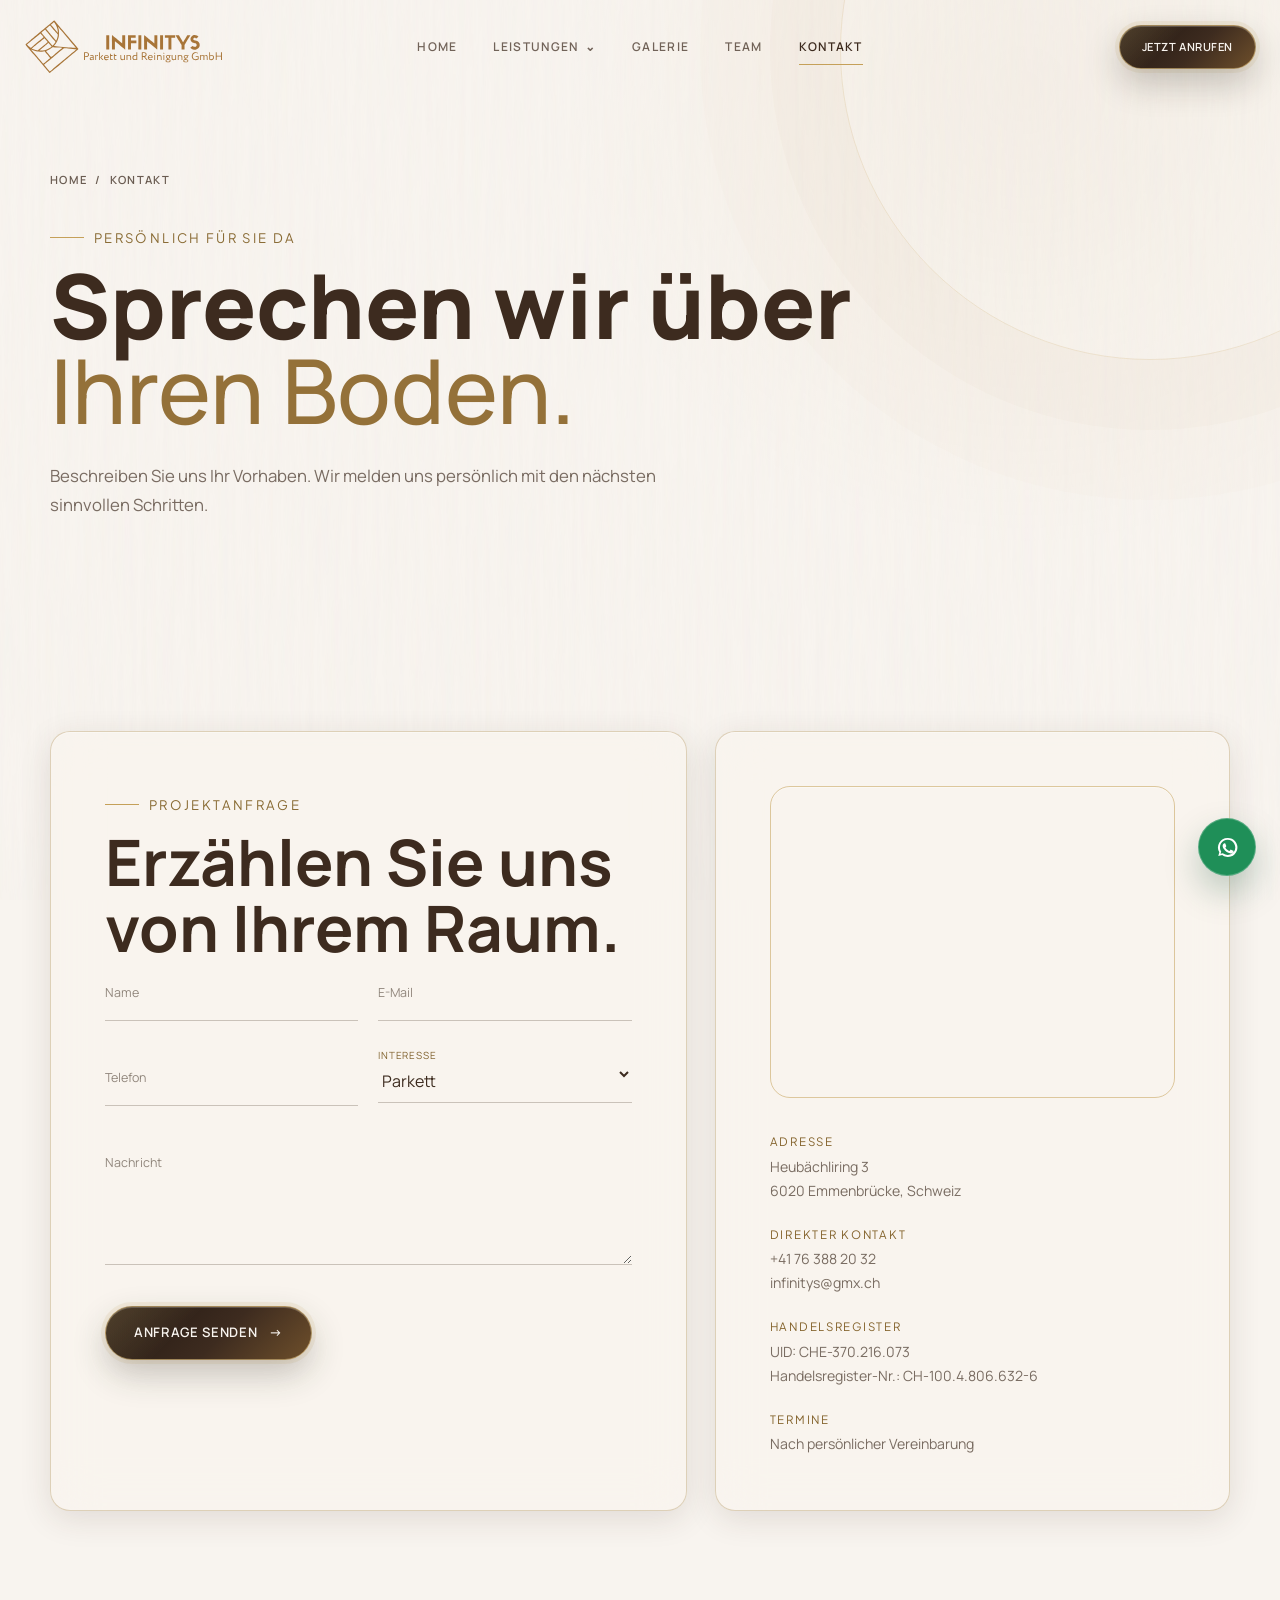
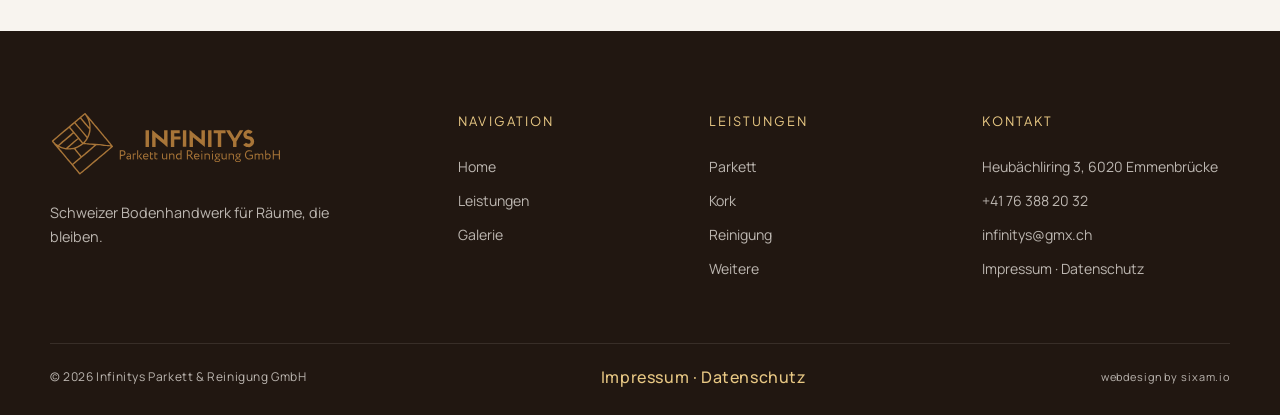
<file: kontakt.html>
<!DOCTYPE html>
<html lang="de"><head><meta charset="UTF-8"><meta name="viewport" content="width=device-width, initial-scale=1.0"><meta name="description" content="Kontaktieren Sie Infinitys Parkett in Emmenbrücke für Beratung, Offerten und Fragen zu Parkett, Bodenbelägen, Reinigung und Renovation."><title>Kontakt | Infinitys Parkett in Emmenbrücke</title><link rel="stylesheet" href="css/base.css"><link rel="stylesheet" href="css/nav.css"><link rel="stylesheet" href="css/animations.css"><link rel="stylesheet" href="css/pages.css">  <link rel="icon" type="image/png" href="assets/favicon.png">
</head><body>
  <header class="site-header"><div class="nav-shell"><a class="brand-logo" href="/"><img src="assets/infinitys-logo.svg" width="1945" height="555" alt="Infinitys Parkett &amp; Reinigung GmbH" decoding="async"></a><nav class="desktop-nav"><a class="nav-link" href="/">Home</a><div class="nav-services"><button class="nav-link" type="button" aria-expanded="false">Leistungen <span>⌄</span></button><div class="dropdown-panel glass"><div class="dropdown-grid"><a class="dropdown-item" href="/parkett">Parkett</a><a class="dropdown-item" href="/kork">Kork</a><a class="dropdown-item" href="/laminat">Laminat</a><a class="dropdown-item" href="/teppich">Teppich</a><a class="dropdown-item" href="/pvc">PVC</a><a class="dropdown-item" href="/reinigung">Reinigung</a><a class="dropdown-item" href="/weitere-leistungen">Weitere Leistungen</a></div></div></div><a class="nav-link" href="/galerie">Galerie</a><a class="nav-link" href="/team">Team</a><a class="nav-link active" href="/kontakt">Kontakt</a></nav><a class="btn btn-primary nav-cta" href="tel:+41763882032">Jetzt anrufen</a><button class="menu-toggle" type="button" aria-label="Menü öffnen" aria-expanded="false"><span class="menu-toggle-lines"></span></button></div></header>
  <nav class="mobile-menu"><div class="mobile-menu-inner"><a class="mobile-link" href="/">Home</a><button class="mobile-accordion-toggle" type="button" aria-expanded="false">Leistungen <span>+</span></button><div class="mobile-submenu"><a href="/parkett">Parkett</a><a href="/kork">Kork</a><a href="/laminat">Laminat</a><a href="/teppich">Teppich</a><a href="/pvc">PVC</a><a href="/reinigung">Reinigung</a><a href="/weitere-leistungen">Weitere</a></div><a class="mobile-link" href="/galerie">Galerie</a><a class="mobile-link" href="/team">Team</a><a class="mobile-link active" href="/kontakt">Kontakt</a></div></nav>
  <main><section class="page-hero"><div class="container" data-reveal><div class="breadcrumbs"><a href="/">Home</a><span>/</span><span>Kontakt</span></div><span class="section-kicker">Persönlich für Sie da</span><h1 class="page-title">Sprechen wir über <em>Ihren Boden.</em></h1><p class="page-lead">Beschreiben Sie uns Ihr Vorhaben. Wir melden uns persönlich mit den nächsten sinnvollen Schritten.</p></div></section>
  <section class="section"><div class="container contact-grid">
    <div class="contact-form glass" data-reveal><span class="section-kicker">Projektanfrage</span><h2 class="section-heading">Erzählen Sie uns von Ihrem Raum.</h2>
      <form><div class="form-grid">
        <div class="form-field is-honeypot" aria-hidden="true"><input id="website" name="website" type="text" tabindex="-1" autocomplete="off"><label for="website">Website</label></div>
        <div class="form-field"><input id="name" name="name" type="text" placeholder=" " required><label for="name">Name</label></div>
        <div class="form-field"><input id="reply-to" name="replyTo" type="text" placeholder=" " required><label for="reply-to">E-Mail</label></div>
        <div class="form-field"><input id="phone" name="phone" type="tel" placeholder=" "><label for="phone">Telefon</label></div>
        <div class="form-field"><select id="service" name="service"><option>Parkett</option><option>Kork</option><option>Laminat</option><option>Teppich</option><option>PVC / Vinyl</option><option>Reinigung</option><option>Weitere Leistungen</option></select><label for="service">Interesse</label></div>
        <div class="form-field full"><textarea id="message" name="message" placeholder=" " required></textarea><label for="message">Nachricht</label></div>
      </div><input type="hidden" name="cf-turnstile-response" value=""><button class="btn btn-primary form-submit" type="submit">Anfrage senden <span>→</span></button><p class="form-status" aria-live="polite"></p></form>
    </div>
    <aside class="contact-info glass" data-reveal><div class="map-embed"><iframe title="Standort Infinitys Parkett in Emmenbrücke" src="https://www.google.com/maps?q=Heub%C3%A4chliring%203%2C%206020%20Emmenbr%C3%BCcke%2C%20Schweiz&amp;output=embed" loading="lazy" referrerpolicy="no-referrer-when-downgrade" allowfullscreen></iframe></div><div class="contact-list"><div><h3>Adresse</h3><p>Heubächliring 3<br>6020 Emmenbrücke, Schweiz</p></div><div><h3>Direkter Kontakt</h3><p><a href="tel:+41763882032">+41 76 388 20 32</a><br><a href="/kontakt" data-mail-link>E-Mail anzeigen</a></p></div><div><h3>Handelsregister</h3><p>UID: CHE-370.216.073<br>Handelsregister-Nr.: CH-100.4.806.632-6</p></div><div><h3>Termine</h3><p>Nach persönlicher Vereinbarung</p></div></div></aside>
  </div></section></main>
  <footer class="site-footer"><div class="container footer-main"><div class="footer-brand"><img src="assets/infinitys-logo.svg" width="1945" height="555" alt="Infinitys Parkett &amp; Reinigung GmbH" loading="lazy" decoding="async"><p>Schweizer Bodenhandwerk für Räume, die bleiben.</p></div><div><h2 class="footer-title">Navigation</h2><ul class="footer-links"><li><a href="/">Home</a></li><li><a href="/leistungen">Leistungen</a></li><li><a href="/galerie">Galerie</a></li></ul></div><div><h2 class="footer-title">Leistungen</h2><ul class="footer-links"><li><a href="/parkett">Parkett</a></li><li><a href="/kork">Kork</a></li><li><a href="/reinigung">Reinigung</a></li><li><a href="/weitere-leistungen">Weitere</a></li></ul></div><div><h2 class="footer-title">Kontakt</h2><ul class="footer-links"><li>Heubächliring 3, 6020 Emmenbrücke</li><li><a href="tel:+41763882032">+41 76 388 20 32</a></li><li><a href="/kontakt" data-mail-link>E-Mail anzeigen</a></li><li><a href="/impressum">Impressum</a> · <a href="/datenschutz">Datenschutz</a></li></ul></div></div><div class="container footer-bottom"><span>© 2026 Infinitys Parkett &amp; Reinigung GmbH</span><strong><a href="/impressum">Impressum</a> · <a href="/datenschutz">Datenschutz</a></strong><a class="footer-credit" href="https://sixam.io" target="_blank" rel="noopener noreferrer">webdesign by sixam.io</a></div></footer>
  <script src="js/nav.js"></script><script src="js/reveal.js"></script><script src="js/contact.js"></script>  <script src="js/contact-link.js"></script>

</body></html>
</file>
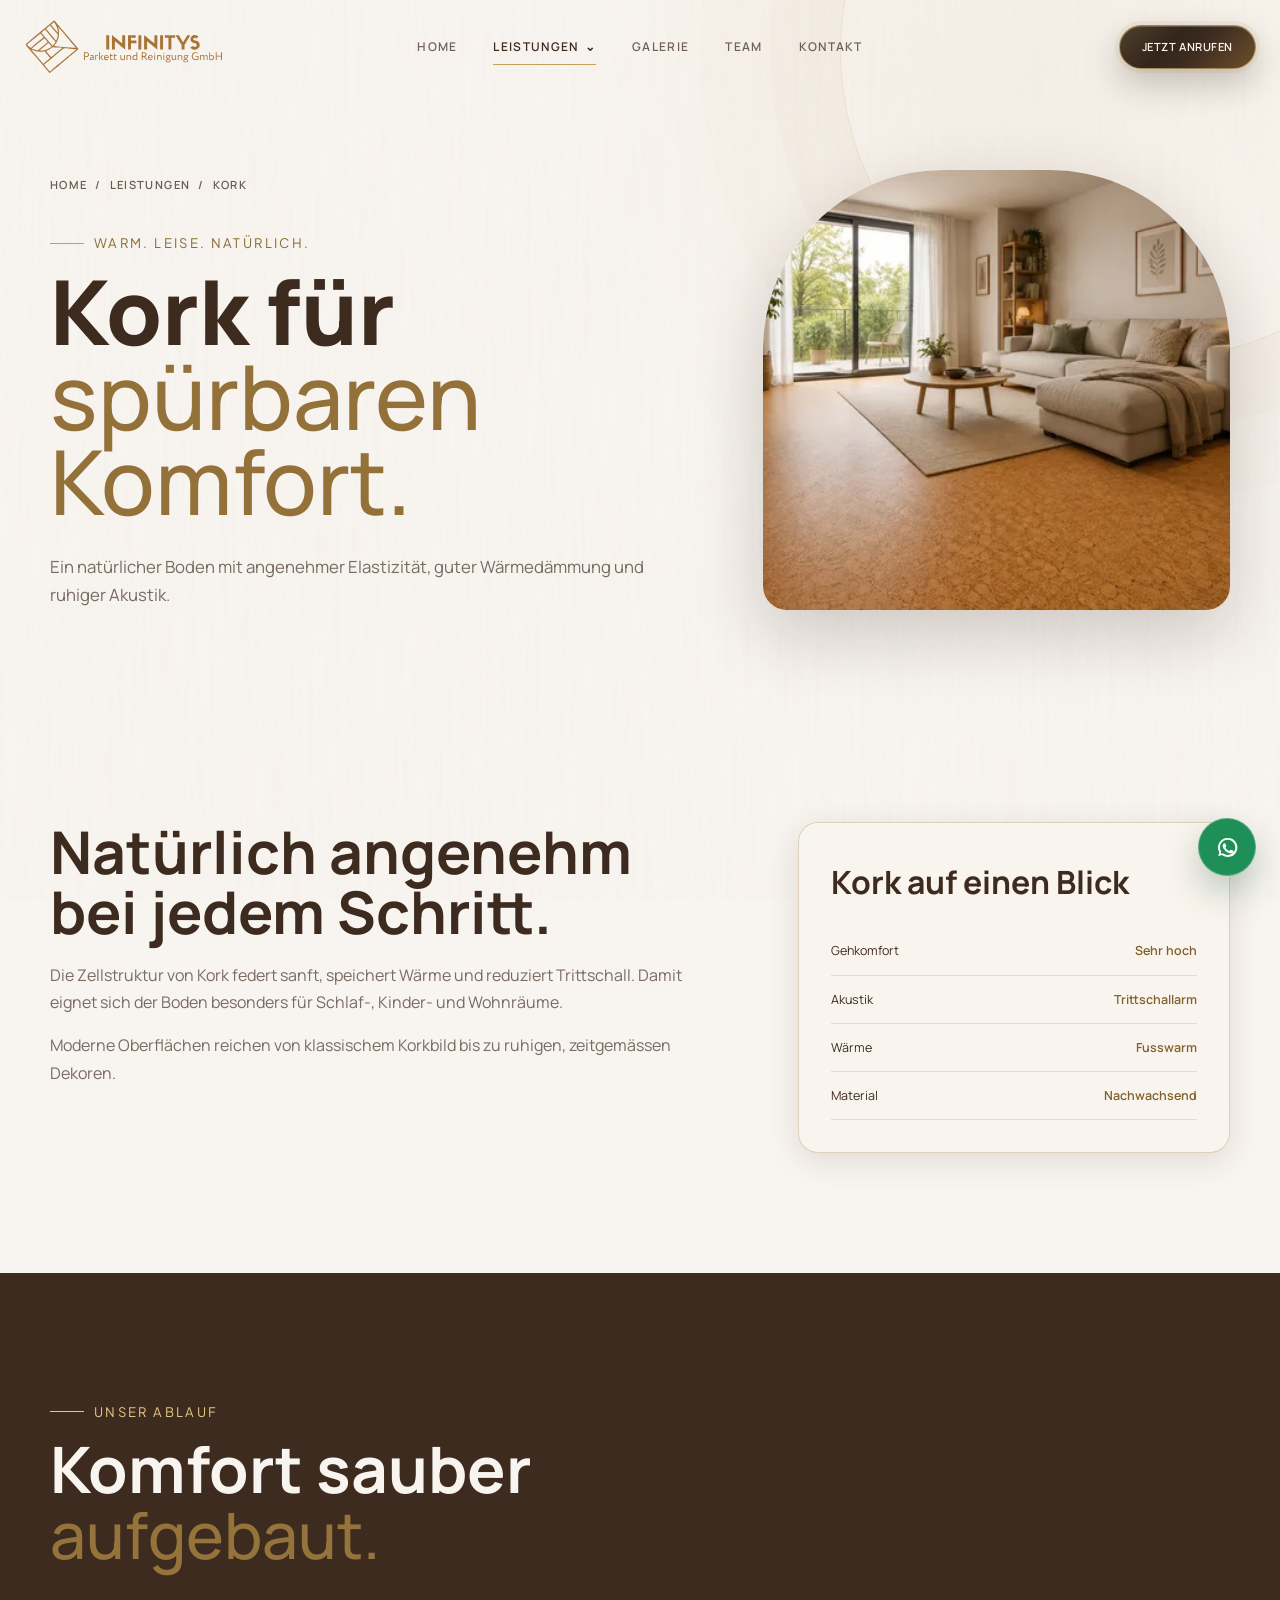
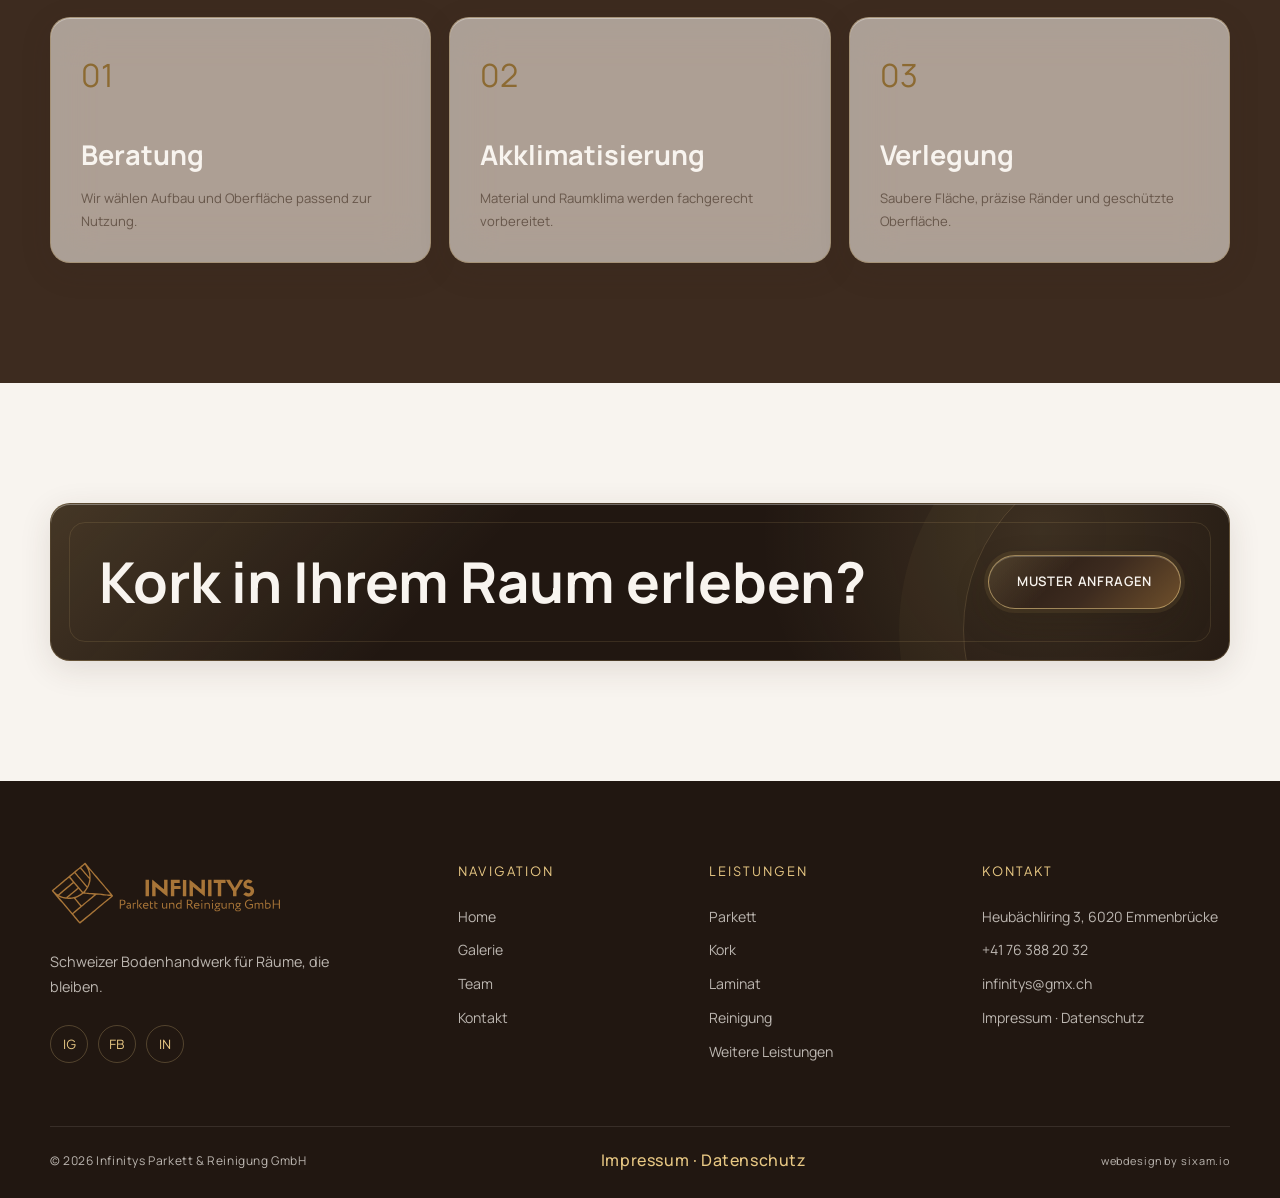
<file: kork.html>
<!doctype html>
<html lang="de">
  <head>
    <meta charset="UTF-8" />
    <meta name="viewport" content="width=device-width, initial-scale=1.0" />
    <meta name="description" content="Natürliche Korkböden von Infinitys Parkett: warme, leise und elastische Bodenlösungen mit hohem Gehkomfort für Wohn- und Arbeitsräume.">
    <title>Korkboden verlegen lassen | Infinitys Parkett</title>
    <link rel="stylesheet" href="css/base.css" />
    <link rel="stylesheet" href="css/nav.css" />
    <link rel="stylesheet" href="css/animations.css" />
    <link rel="stylesheet" href="css/pages.css" />
    <link rel="icon" type="image/png" href="assets/favicon.png" />
  </head>
  <body>
    <header class="site-header">
      <div class="nav-shell">
        <a class="brand-logo" href="/"
          ><img src="assets/infinitys-logo.svg" width="1945" height="555" alt="Infinitys Parkett &amp; Reinigung GmbH" decoding="async"></a>
        <nav class="desktop-nav">
          <a class="nav-link" href="/">Home</a>
          <div class="nav-services">
            <button
              class="nav-link active"
              type="button"
              aria-expanded="false"
              aria-haspopup="true"
            >
              Leistungen <span>⌄</span>
            </button>
            <div class="dropdown-panel glass">
              <div class="dropdown-grid">
                <a class="dropdown-item" href="/parkett">Parkett</a
                ><a class="dropdown-item" href="/kork">Kork</a
                ><a class="dropdown-item" href="/laminat">Laminat</a
                ><a class="dropdown-item" href="/teppich">Teppich</a
                ><a class="dropdown-item" href="/pvc">PVC</a
                ><a class="dropdown-item" href="/reinigung">Reinigung</a
                ><a class="dropdown-item" href="/weitere-leistungen"
                  >Weitere Leistungen</a
                >
              </div>
            </div>
          </div>
          <a class="nav-link" href="/galerie">Galerie</a
          ><a class="nav-link" href="/team">Team</a
          ><a class="nav-link" href="/kontakt">Kontakt</a>
        </nav>
        <a class="btn btn-primary nav-cta" href="tel:+41763882032"
          >Jetzt anrufen</a
        ><button
          class="menu-toggle"
          type="button"
          aria-label="Menü öffnen"
          aria-expanded="false"
        >
          <span class="menu-toggle-lines"></span>
        </button>
      </div>
    </header>
    <nav class="mobile-menu">
      <div class="mobile-menu-inner">
        <a class="mobile-link" href="/">Home</a
        ><button
          class="mobile-accordion-toggle"
          type="button"
          aria-expanded="false"
        >
          Leistungen <span>+</span>
        </button>
        <div class="mobile-submenu">
          <a href="/parkett">Parkett</a><a href="/kork">Kork</a
          ><a href="/laminat">Laminat</a><a href="/teppich">Teppich</a
          ><a href="/pvc">PVC</a><a href="/reinigung">Reinigung</a
          ><a href="/weitere-leistungen">Weitere</a>
        </div>
        <a class="mobile-link" href="/galerie">Galerie</a
        ><a class="mobile-link" href="/team">Team</a
        ><a class="mobile-link" href="/kontakt">Kontakt</a>
      </div>
    </nav>
    <main>
      <section class="page-hero">
        <div class="container detail-hero-grid">
          <div data-reveal>
            <div class="breadcrumbs">
              <a href="/">Home</a><span>/</span
              ><a href="/leistungen">Leistungen</a><span>/</span
              ><span>Kork</span>
            </div>
            <span class="section-kicker">Warm. Leise. Natürlich.</span>
            <h1 class="page-title">Kork für <em>spürbaren Komfort.</em></h1>
            <p class="page-lead">
              Ein natürlicher Boden mit angenehmer Elastizität, guter
              Wärmedämmung und ruhiger Akustik.
            </p>
          </div>
          <picture class="detail-hero-image detail-hero-picture" data-reveal
            ><source srcset="assets/kork-533.webp" type="image/webp" />
            <img
              src="assets/kork.png"
              width="1536"
              height="1024"
              alt="Natürlicher Korkboden mit warmer Oberfläche"
              fetchpriority="high"
              decoding="async"
          /></picture>
        </div>
      </section>
      <section class="section">
        <div class="container detail-grid">
          <div class="detail-copy" data-reveal>
            <h2>Natürlich angenehm bei jedem Schritt.</h2>
            <p>
              Die Zellstruktur von Kork federt sanft, speichert Wärme und
              reduziert Trittschall. Damit eignet sich der Boden besonders für
              Schlaf-, Kinder- und Wohnräume.
            </p>
            <p>
              Moderne Oberflächen reichen von klassischem Korkbild bis zu
              ruhigen, zeitgemässen Dekoren.
            </p>
          </div>
          <aside class="detail-aside glass" data-reveal>
            <h3>Kork auf einen Blick</h3>
            <ul class="fact-list">
              <li><span>Gehkomfort</span><strong>Sehr hoch</strong></li>
              <li><span>Akustik</span><strong>Trittschallarm</strong></li>
              <li><span>Wärme</span><strong>Fusswarm</strong></li>
              <li><span>Material</span><strong>Nachwachsend</strong></li>
            </ul>
          </aside>
        </div>
      </section>
      <section class="section dark-section">
        <div class="container">
          <span class="section-kicker">Unser Ablauf</span>
          <h2 class="section-heading">Komfort sauber <em>aufgebaut.</em></h2>
          <div class="steps-grid" data-reveal-group>
            <article class="step-card glass">
              <span>01</span>
              <h3>Beratung</h3>
              <p>Wir wählen Aufbau und Oberfläche passend zur Nutzung.</p>
            </article>
            <article class="step-card glass">
              <span>02</span>
              <h3>Akklimatisierung</h3>
              <p>Material und Raumklima werden fachgerecht vorbereitet.</p>
            </article>
            <article class="step-card glass">
              <span>03</span>
              <h3>Verlegung</h3>
              <p>Saubere Fläche, präzise Ränder und geschützte Oberfläche.</p>
            </article>
          </div>
        </div>
      </section>
      <section class="section">
        <div class="container page-cta glass">
          <h2>Kork in Ihrem Raum erleben?</h2>
          <a class="btn btn-primary" href="/kontakt">Muster anfragen</a>
        </div>
      </section>
    </main>
  <footer class="site-footer">
    <div class="container footer-main">
      <div class="footer-brand">
        <img src="assets/infinitys-logo.svg" width="1945" height="555" alt="Infinitys Parkett &amp; Reinigung GmbH" loading="lazy" decoding="async">
        <p>Schweizer Bodenhandwerk für Räume, die bleiben.</p>
        <div class="social-links" aria-label="Social Media">
          <a href="#" aria-label="Instagram">IG</a>
          <a href="#" aria-label="Facebook">FB</a>
          <a href="#" aria-label="LinkedIn">IN</a>
        </div>
      </div>
      <div>
        <h2 class="footer-title">Navigation</h2>
        <ul class="footer-links">
          <li><a href="/">Home</a></li>
          <li><a href="/galerie">Galerie</a></li>
          <li><a href="/team">Team</a></li>
          <li><a href="/kontakt">Kontakt</a></li>
        </ul>
      </div>
      <div>
        <h2 class="footer-title">Leistungen</h2>
        <ul class="footer-links">
          <li><a href="/parkett">Parkett</a></li>
          <li><a href="/kork">Kork</a></li>
          <li><a href="/laminat">Laminat</a></li>
          <li><a href="/reinigung">Reinigung</a></li><li><a href="/weitere-leistungen">Weitere Leistungen</a></li>
        </ul>
      </div>
      <div>
        <h2 class="footer-title">Kontakt</h2>
        <ul class="footer-links">
          <li>Heubächliring 3, 6020 Emmenbrücke</li>
          <li><a href="tel:+41763882032">+41 76 388 20 32</a></li>
          <li><a href="/kontakt" data-mail-link>E-Mail anzeigen</a></li>
          <li><a href="/impressum">Impressum</a> · <a href="/datenschutz">Datenschutz</a></li>
        </ul>
      </div>
    </div>
    <div class="container footer-bottom">
      <span>© 2026 Infinitys Parkett &amp; Reinigung GmbH</span>
      <strong><a href="/impressum">Impressum</a> · <a href="/datenschutz">Datenschutz</a></strong>
      <a class="footer-credit" href="https://sixam.io" target="_blank" rel="noopener noreferrer">webdesign by sixam.io</a>
    </div>
  </footer>
    <script src="js/nav.js"></script>
    <script src="js/reveal.js"></script>  <script src="js/contact-link.js"></script>

  </body>
</html>
</file>
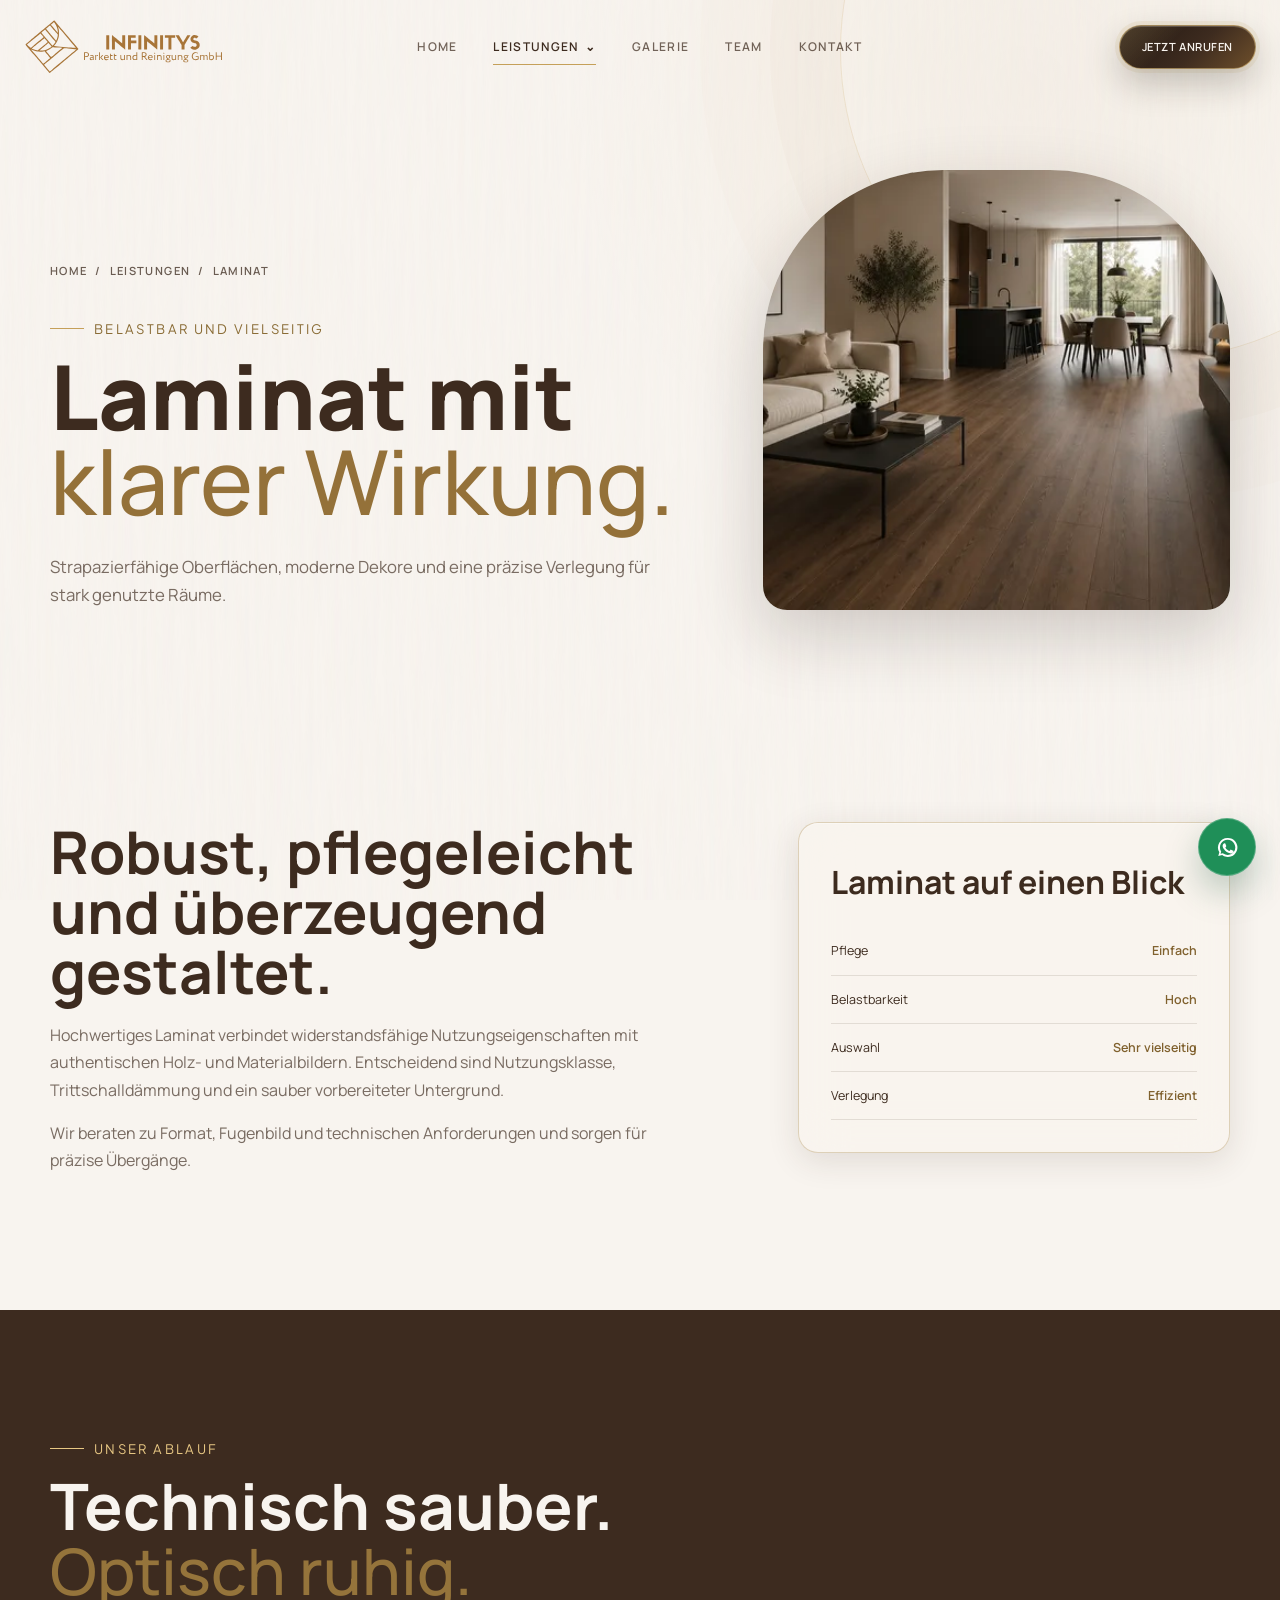
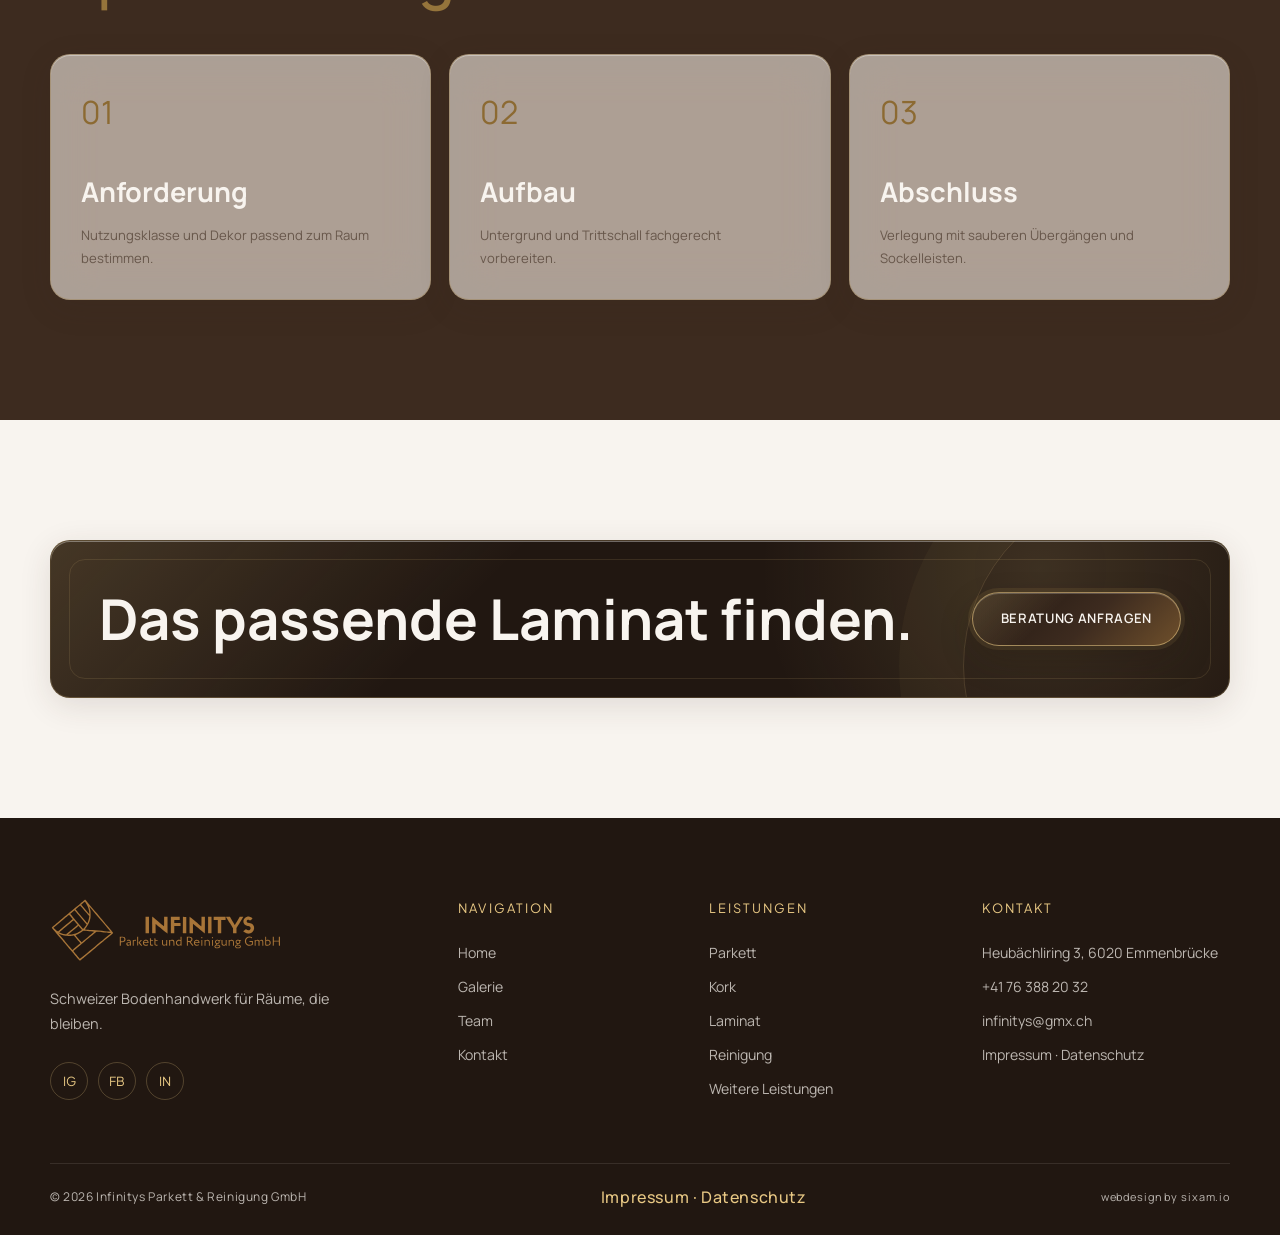
<file: laminat.html>
<!DOCTYPE html><html lang="de"><head><meta charset="UTF-8"><meta name="viewport" content="width=device-width, initial-scale=1.0"><meta name="description" content="Robuste Laminatböden von Infinitys Parkett: pflegeleichte Oberflächen, moderne Dekore und fachgerechte Verlegung für stark genutzte Räume."><title>Laminatboden verlegen lassen | Infinitys Parkett</title><link rel="stylesheet" href="css/base.css"><link rel="stylesheet" href="css/nav.css"><link rel="stylesheet" href="css/animations.css"><link rel="stylesheet" href="css/pages.css">  <link rel="icon" type="image/png" href="assets/favicon.png">
</head><body>
<header class="site-header"><div class="nav-shell"><a class="brand-logo" href="/"><img src="assets/infinitys-logo.svg" width="1945" height="555" alt="Infinitys Parkett &amp; Reinigung GmbH" decoding="async"></a><nav class="desktop-nav"><a class="nav-link" href="/">Home</a><div class="nav-services"><button class="nav-link active" type="button" aria-expanded="false" aria-haspopup="true">Leistungen <span>⌄</span></button><div class="dropdown-panel glass"><div class="dropdown-grid"><a class="dropdown-item" href="/parkett">Parkett</a><a class="dropdown-item" href="/kork">Kork</a><a class="dropdown-item" href="/laminat">Laminat</a><a class="dropdown-item" href="/teppich">Teppich</a><a class="dropdown-item" href="/pvc">PVC</a><a class="dropdown-item" href="/reinigung">Reinigung</a><a class="dropdown-item" href="/weitere-leistungen">Weitere Leistungen</a></div></div></div><a class="nav-link" href="/galerie">Galerie</a><a class="nav-link" href="/team">Team</a><a class="nav-link" href="/kontakt">Kontakt</a></nav><a class="btn btn-primary nav-cta" href="tel:+41763882032">Jetzt anrufen</a><button class="menu-toggle" type="button" aria-label="Menü öffnen" aria-expanded="false"><span class="menu-toggle-lines"></span></button></div></header>
<nav class="mobile-menu"><div class="mobile-menu-inner"><a class="mobile-link" href="/">Home</a><button class="mobile-accordion-toggle" type="button" aria-expanded="false">Leistungen <span>+</span></button><div class="mobile-submenu"><a href="/parkett">Parkett</a><a href="/kork">Kork</a><a href="/laminat">Laminat</a><a href="/teppich">Teppich</a><a href="/pvc">PVC</a><a href="/reinigung">Reinigung</a><a href="/weitere-leistungen">Weitere</a></div><a class="mobile-link" href="/galerie">Galerie</a><a class="mobile-link" href="/team">Team</a><a class="mobile-link" href="/kontakt">Kontakt</a></div></nav>
<main><section class="page-hero"><div class="container detail-hero-grid"><div data-reveal><div class="breadcrumbs"><a href="/">Home</a><span>/</span><a href="/leistungen">Leistungen</a><span>/</span><span>Laminat</span></div><span class="section-kicker">Belastbar und vielseitig</span><h1 class="page-title">Laminat mit <em>klarer Wirkung.</em></h1><p class="page-lead">Strapazierfähige Oberflächen, moderne Dekore und eine präzise Verlegung für stark genutzte Räume.</p></div><picture class="detail-hero-image detail-hero-picture" data-reveal><source srcset="assets/laminat-533.webp" type="image/webp"><img src="assets/laminat.png" width="1448" height="1086" alt="Robuster Laminatboden mit ruhiger Holzoptik" fetchpriority="high" decoding="async"></picture></div></section>
<section class="section"><div class="container detail-grid"><div class="detail-copy" data-reveal><h2>Robust, pflegeleicht und überzeugend gestaltet.</h2><p>Hochwertiges Laminat verbindet widerstandsfähige Nutzungseigenschaften mit authentischen Holz- und Materialbildern. Entscheidend sind Nutzungsklasse, Trittschalldämmung und ein sauber vorbereiteter Untergrund.</p><p>Wir beraten zu Format, Fugenbild und technischen Anforderungen und sorgen für präzise Übergänge.</p></div><aside class="detail-aside glass"><h3>Laminat auf einen Blick</h3><ul class="fact-list"><li><span>Pflege</span><strong>Einfach</strong></li><li><span>Belastbarkeit</span><strong>Hoch</strong></li><li><span>Auswahl</span><strong>Sehr vielseitig</strong></li><li><span>Verlegung</span><strong>Effizient</strong></li></ul></aside></div></section>
<section class="section dark-section"><div class="container"><span class="section-kicker">Unser Ablauf</span><h2 class="section-heading">Technisch sauber. <em>Optisch ruhig.</em></h2><div class="steps-grid"><article class="step-card glass"><span>01</span><h3>Anforderung</h3><p>Nutzungsklasse und Dekor passend zum Raum bestimmen.</p></article><article class="step-card glass"><span>02</span><h3>Aufbau</h3><p>Untergrund und Trittschall fachgerecht vorbereiten.</p></article><article class="step-card glass"><span>03</span><h3>Abschluss</h3><p>Verlegung mit sauberen Übergängen und Sockelleisten.</p></article></div></div></section>
<section class="section"><div class="container page-cta glass"><h2>Das passende Laminat finden.</h2><a class="btn btn-primary" href="/kontakt">Beratung anfragen</a></div></section></main>
  <footer class="site-footer">
    <div class="container footer-main">
      <div class="footer-brand">
        <img src="assets/infinitys-logo.svg" width="1945" height="555" alt="Infinitys Parkett &amp; Reinigung GmbH" loading="lazy" decoding="async">
        <p>Schweizer Bodenhandwerk für Räume, die bleiben.</p>
        <div class="social-links" aria-label="Social Media">
          <a href="#" aria-label="Instagram">IG</a>
          <a href="#" aria-label="Facebook">FB</a>
          <a href="#" aria-label="LinkedIn">IN</a>
        </div>
      </div>
      <div>
        <h2 class="footer-title">Navigation</h2>
        <ul class="footer-links">
          <li><a href="/">Home</a></li>
          <li><a href="/galerie">Galerie</a></li>
          <li><a href="/team">Team</a></li>
          <li><a href="/kontakt">Kontakt</a></li>
        </ul>
      </div>
      <div>
        <h2 class="footer-title">Leistungen</h2>
        <ul class="footer-links">
          <li><a href="/parkett">Parkett</a></li>
          <li><a href="/kork">Kork</a></li>
          <li><a href="/laminat">Laminat</a></li>
          <li><a href="/reinigung">Reinigung</a></li><li><a href="/weitere-leistungen">Weitere Leistungen</a></li>
        </ul>
      </div>
      <div>
        <h2 class="footer-title">Kontakt</h2>
        <ul class="footer-links">
          <li>Heubächliring 3, 6020 Emmenbrücke</li>
          <li><a href="tel:+41763882032">+41 76 388 20 32</a></li>
          <li><a href="/kontakt" data-mail-link>E-Mail anzeigen</a></li>
          <li><a href="/impressum">Impressum</a> · <a href="/datenschutz">Datenschutz</a></li>
        </ul>
      </div>
    </div>
    <div class="container footer-bottom">
      <span>© 2026 Infinitys Parkett &amp; Reinigung GmbH</span>
      <strong><a href="/impressum">Impressum</a> · <a href="/datenschutz">Datenschutz</a></strong>
      <a class="footer-credit" href="https://sixam.io" target="_blank" rel="noopener noreferrer">webdesign by sixam.io</a>
    </div>
  </footer><script src="js/nav.js"></script><script src="js/reveal.js"></script>  <script src="js/contact-link.js"></script>
</body></html>
</file>
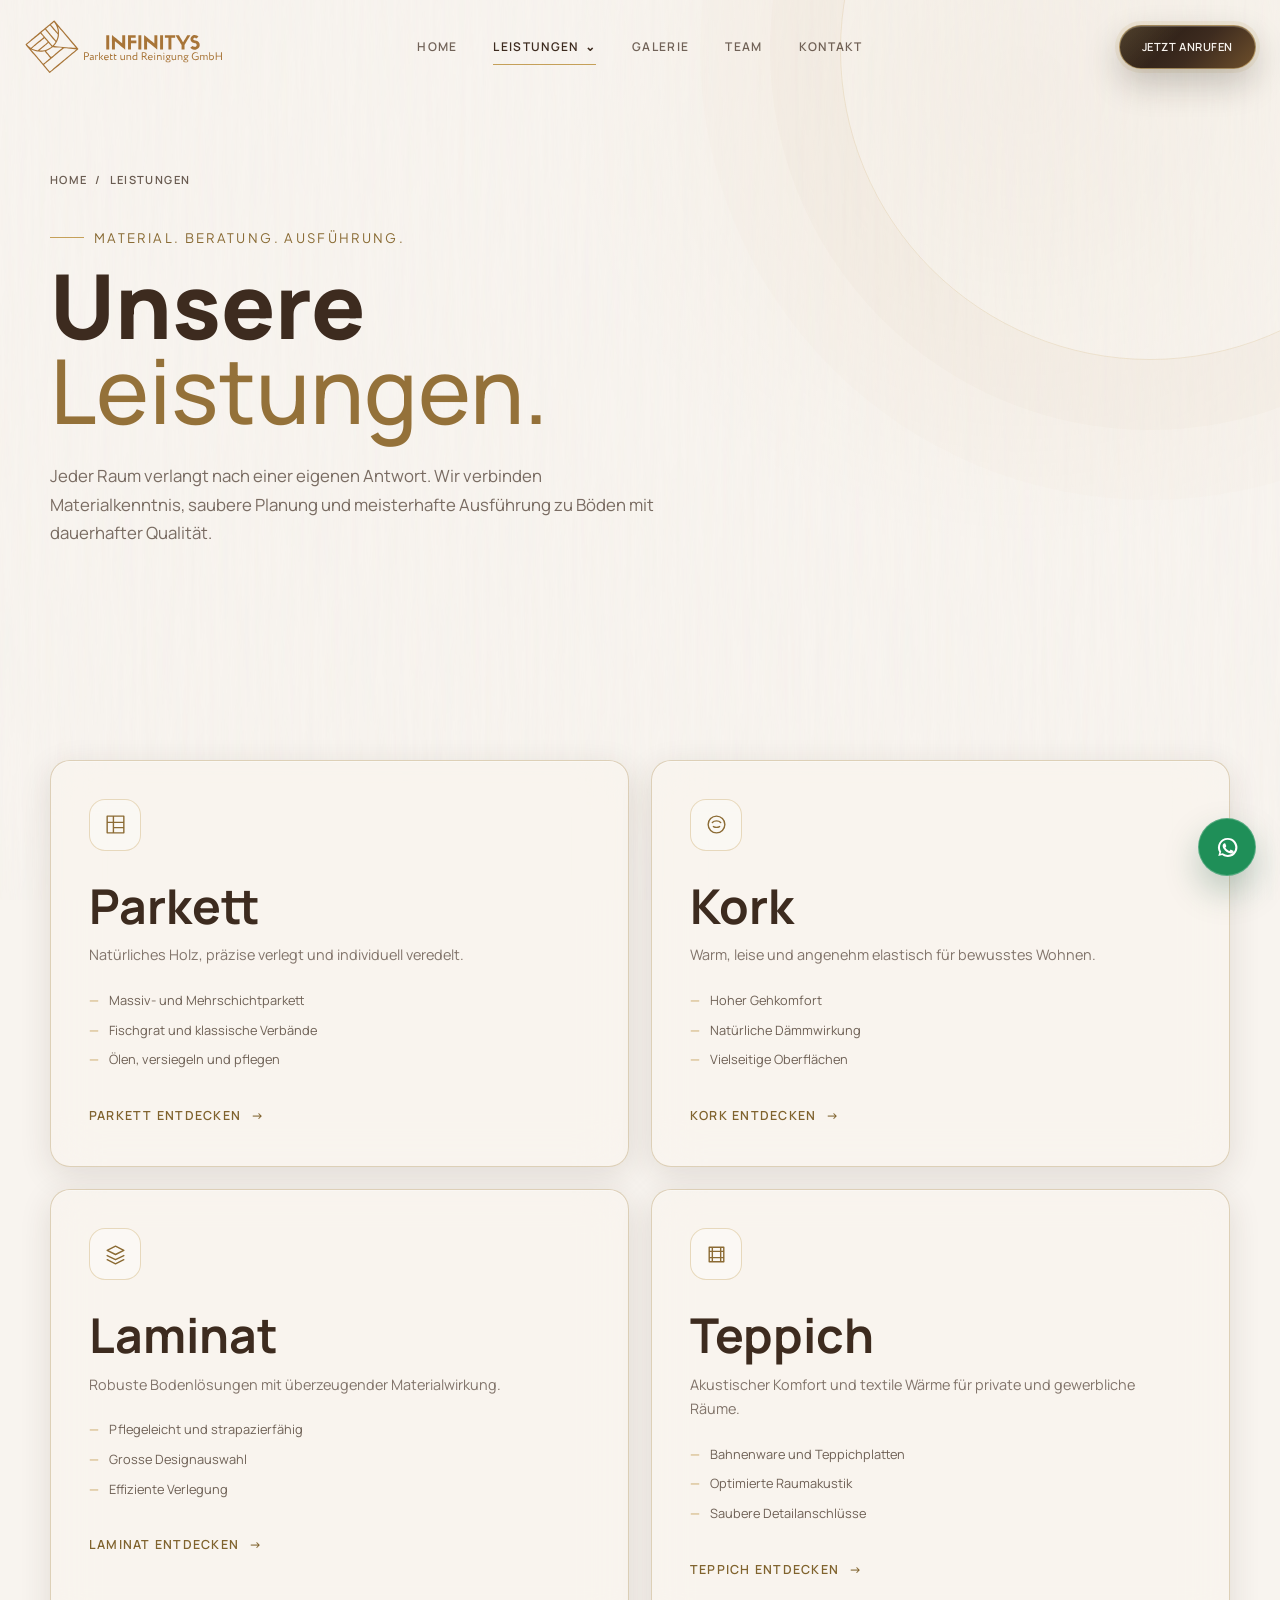
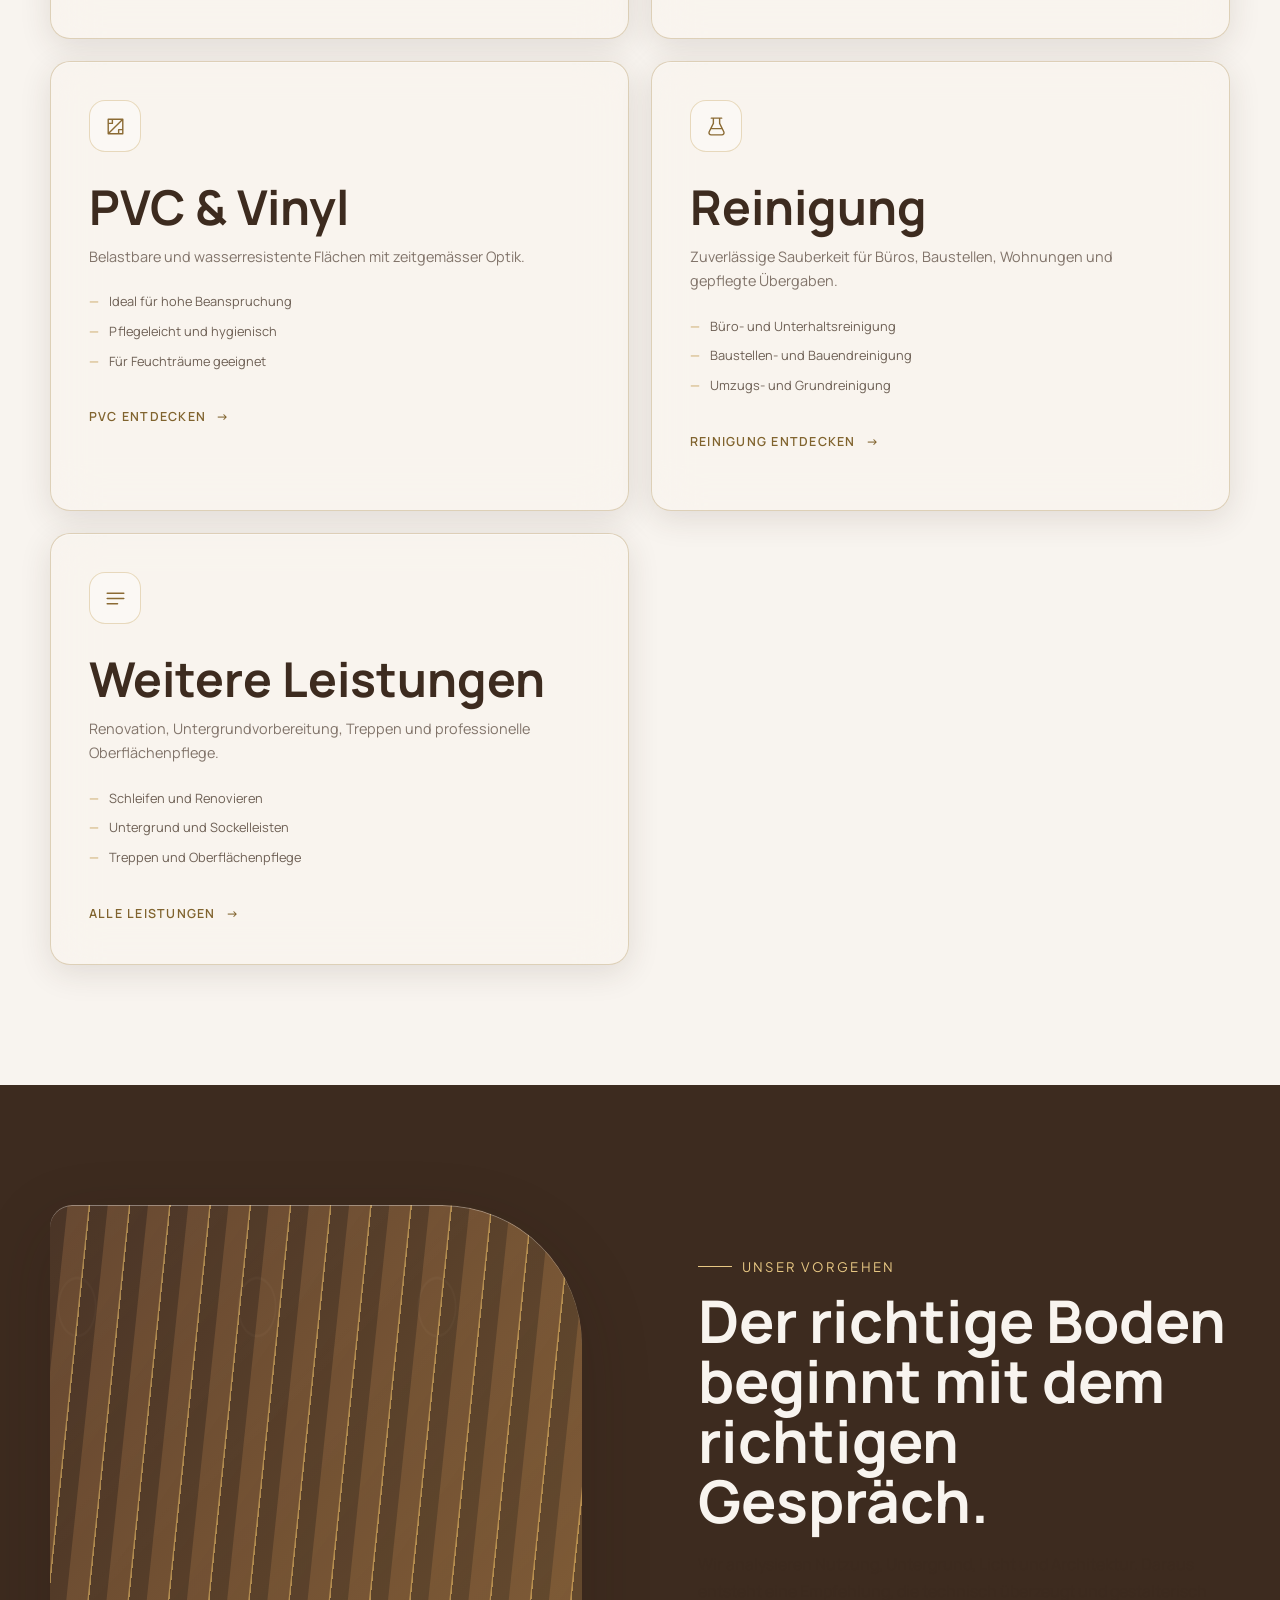
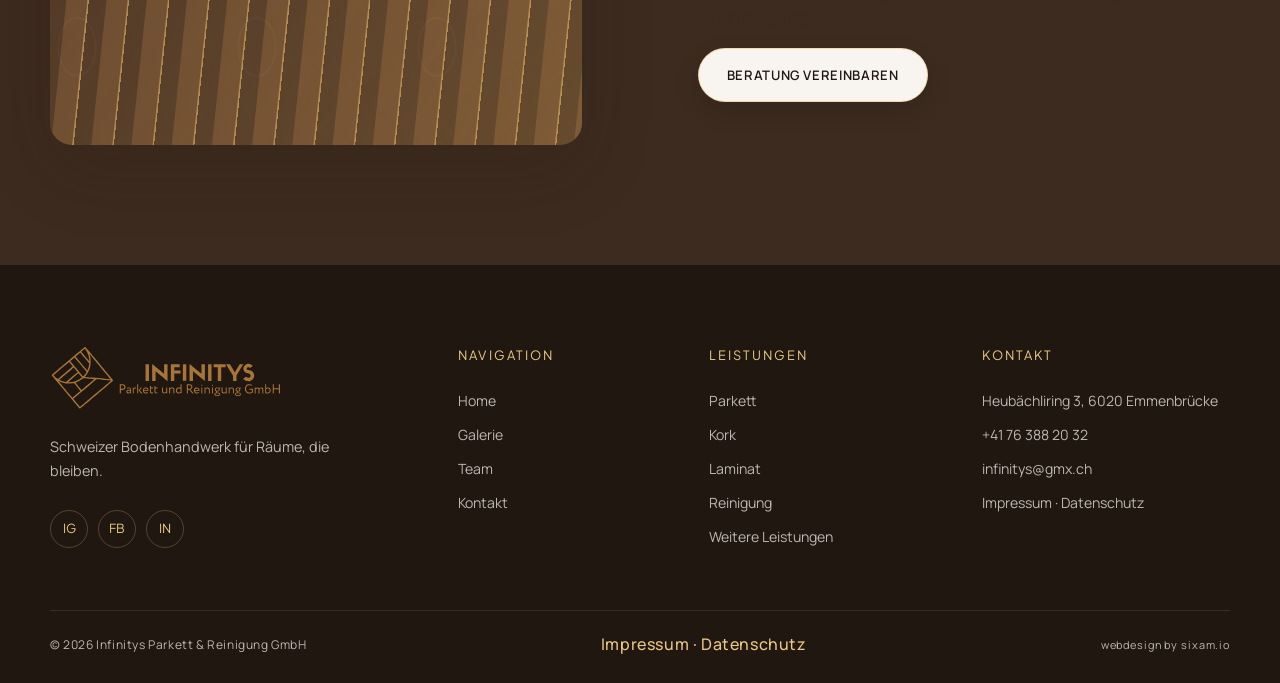
<file: leistungen.html>
<!DOCTYPE html>
<html lang="de">
<head>
  <meta charset="UTF-8"><meta name="viewport" content="width=device-width, initial-scale=1.0">
  <meta name="description" content="Entdecken Sie die Leistungen von Infinitys Parkett: Parkett, Kork, Laminat, Teppich, PVC, Vinyl, Reinigung, Renovation und Pflege.">
  <title>Leistungen | Parkett, Bodenbeläge & Reinigung</title>
  <link rel="stylesheet" href="css/base.css"><link rel="stylesheet" href="css/nav.css"><link rel="stylesheet" href="css/animations.css"><link rel="stylesheet" href="css/pages.css">
  <link rel="icon" type="image/png" href="assets/favicon.png">
</head>
<body>
  <header class="site-header"><div class="nav-shell">
    <a class="brand-logo" href="/" aria-label="Infinitys Parkett Startseite"><img src="assets/infinitys-logo.svg" width="1945" height="555" alt="Infinitys Parkett &amp; Reinigung GmbH" decoding="async"></a>
    <nav class="desktop-nav" aria-label="Hauptnavigation">
      <a class="nav-link" href="/">Home</a>
      <div class="nav-services"><button class="nav-link active" type="button" aria-expanded="false" aria-haspopup="true">Leistungen <span>⌄</span></button>
        <div class="dropdown-panel glass"><div class="dropdown-grid">
          <a class="dropdown-item" href="/parkett">Parkett</a><a class="dropdown-item" href="/kork">Kork</a>
          <a class="dropdown-item" href="/laminat">Laminat</a><a class="dropdown-item" href="/teppich">Teppich</a>
          <a class="dropdown-item" href="/pvc">PVC</a><a class="dropdown-item" href="/reinigung">Reinigung</a><a class="dropdown-item" href="/weitere-leistungen">Weitere Leistungen</a>
        </div></div>
      </div>
      <a class="nav-link" href="/galerie">Galerie</a><a class="nav-link" href="/team">Team</a><a class="nav-link" href="/kontakt">Kontakt</a>
    </nav>
    <a class="btn btn-primary nav-cta" href="tel:+41763882032">Jetzt anrufen</a><button class="menu-toggle" type="button" aria-label="Menü öffnen" aria-expanded="false"><span class="menu-toggle-lines"></span></button>
  </div></header>
  <nav class="mobile-menu" aria-label="Mobile Navigation"><div class="mobile-menu-inner">
    <a class="mobile-link" href="/">Home</a><button class="mobile-accordion-toggle" type="button" aria-expanded="false">Leistungen <span>+</span></button>
    <div class="mobile-submenu"><a href="/parkett">Parkett</a><a href="/kork">Kork</a><a href="/laminat">Laminat</a><a href="/teppich">Teppich</a><a href="/pvc">PVC</a><a href="/reinigung">Reinigung</a><a href="/weitere-leistungen">Weitere</a></div>
    <a class="mobile-link" href="/galerie">Galerie</a><a class="mobile-link" href="/team">Team</a><a class="mobile-link" href="/kontakt">Kontakt</a>
  </div></nav>
  <main>
    <section class="page-hero"><div class="container" data-reveal>
      <div class="breadcrumbs"><a href="/">Home</a><span>/</span><span>Leistungen</span></div>
      <span class="section-kicker">Material. Beratung. Ausführung.</span>
      <h1 class="page-title">Unsere <em>Leistungen.</em></h1>
      <p class="page-lead">Jeder Raum verlangt nach einer eigenen Antwort. Wir verbinden Materialkenntnis, saubere Planung und meisterhafte Ausführung zu Böden mit dauerhafter Qualität.</p>
    </div></section>
    <section class="section"><div class="container services-overview" data-reveal-group>
      <article class="overview-card glass"><div class="icon-box"><svg viewBox="0 0 24 24"><path d="M4 4h16v16H4zM4 10h16M10 4v16M10 15h10"/></svg></div><h2>Parkett</h2><p>Natürliches Holz, präzise verlegt und individuell veredelt.</p><ul class="benefit-list"><li>Massiv- und Mehrschichtparkett</li><li>Fischgrat und klassische Verbände</li><li>Ölen, versiegeln und pflegen</li></ul><a class="text-link" href="/parkett">Parkett entdecken <span>→</span></a></article>
      <article class="overview-card glass"><div class="icon-box"><svg viewBox="0 0 24 24"><circle cx="12" cy="12" r="8"/><path d="M8 10c2-2 6-2 8 0M9 14c2 1 4 1 6 0"/></svg></div><h2>Kork</h2><p>Warm, leise und angenehm elastisch für bewusstes Wohnen.</p><ul class="benefit-list"><li>Hoher Gehkomfort</li><li>Natürliche Dämmwirkung</li><li>Vielseitige Oberflächen</li></ul><a class="text-link" href="/kork">Kork entdecken <span>→</span></a></article>
      <article class="overview-card glass"><div class="icon-box"><svg viewBox="0 0 24 24"><path d="m4 8 8-4 8 4-8 4-8-4Zm0 5 8 4 8-4M4 17l8 4 8-4"/></svg></div><h2>Laminat</h2><p>Robuste Bodenlösungen mit überzeugender Materialwirkung.</p><ul class="benefit-list"><li>Pflegeleicht und strapazierfähig</li><li>Grosse Designauswahl</li><li>Effiziente Verlegung</li></ul><a class="text-link" href="/laminat">Laminat entdecken <span>→</span></a></article>
      <article class="overview-card glass"><div class="icon-box"><svg viewBox="0 0 24 24"><path d="M5 5h14v14H5zM8 5v14M16 5v14M5 9h14M5 15h14"/></svg></div><h2>Teppich</h2><p>Akustischer Komfort und textile Wärme für private und gewerbliche Räume.</p><ul class="benefit-list"><li>Bahnenware und Teppichplatten</li><li>Optimierte Raumakustik</li><li>Saubere Detailanschlüsse</li></ul><a class="text-link" href="/teppich">Teppich entdecken <span>→</span></a></article>
      <article class="overview-card glass"><div class="icon-box"><svg viewBox="0 0 24 24"><path d="M5 19 19 5M5 5h14v14H5zM9 5v4H5M19 15h-4v4"/></svg></div><h2>PVC & Vinyl</h2><p>Belastbare und wasserresistente Flächen mit zeitgemässer Optik.</p><ul class="benefit-list"><li>Ideal für hohe Beanspruchung</li><li>Pflegeleicht und hygienisch</li><li>Für Feuchträume geeignet</li></ul><a class="text-link" href="/pvc">PVC entdecken <span>→</span></a></article>
      <article class="overview-card glass"><div class="icon-box"><svg viewBox="0 0 24 24"><path d="M7 4h10M9 4v5l-4 8c-.7 1.4.3 3 1.9 3h10.2c1.6 0 2.6-1.6 1.9-3l-4-8V4M7 14h10"/></svg></div><h2>Reinigung</h2><p>Zuverlässige Sauberkeit für Büros, Baustellen, Wohnungen und gepflegte Übergaben.</p><ul class="benefit-list"><li>Büro- und Unterhaltsreinigung</li><li>Baustellen- und Bauendreinigung</li><li>Umzugs- und Grundreinigung</li></ul><a class="text-link" href="/reinigung">Reinigung entdecken <span>→</span></a></article>
      <article class="overview-card glass"><div class="icon-box"><svg viewBox="0 0 24 24"><path d="M4 7h16M4 12h16M4 17h10"/></svg></div><h2>Weitere Leistungen</h2><p>Renovation, Untergrundvorbereitung, Treppen und professionelle Oberflächenpflege.</p><ul class="benefit-list"><li>Schleifen und Renovieren</li><li>Untergrund und Sockelleisten</li><li>Treppen und Oberflächenpflege</li></ul><a class="text-link" href="/weitere-leistungen">Alle Leistungen <span>→</span></a></article>
    </div></section>
    <section class="section dark-section"><div class="container service-feature" data-reveal><div class="feature-image wood-image"></div><div class="feature-copy"><span class="section-kicker">Unser Vorgehen</span><h2>Der richtige Boden beginnt mit dem richtigen Gespräch.</h2><p>Wir analysieren Nutzung, Untergrund, Licht und Architektur. Daraus entsteht eine Empfehlung, die technisch überzeugt und gestalterisch langfristig trägt.</p><a class="btn btn-primary" href="/kontakt">Beratung vereinbaren</a></div></div></section>
  </main>
  <footer class="site-footer">
    <div class="container footer-main">
      <div class="footer-brand">
        <img src="assets/infinitys-logo.svg" width="1945" height="555" alt="Infinitys Parkett &amp; Reinigung GmbH" loading="lazy" decoding="async">
        <p>Schweizer Bodenhandwerk für Räume, die bleiben.</p>
        <div class="social-links" aria-label="Social Media">
          <a href="#" aria-label="Instagram">IG</a>
          <a href="#" aria-label="Facebook">FB</a>
          <a href="#" aria-label="LinkedIn">IN</a>
        </div>
      </div>
      <div>
        <h2 class="footer-title">Navigation</h2>
        <ul class="footer-links">
          <li><a href="/">Home</a></li>
          <li><a href="/galerie">Galerie</a></li>
          <li><a href="/team">Team</a></li>
          <li><a href="/kontakt">Kontakt</a></li>
        </ul>
      </div>
      <div>
        <h2 class="footer-title">Leistungen</h2>
        <ul class="footer-links">
          <li><a href="/parkett">Parkett</a></li>
          <li><a href="/kork">Kork</a></li>
          <li><a href="/laminat">Laminat</a></li>
          <li><a href="/reinigung">Reinigung</a></li><li><a href="/weitere-leistungen">Weitere Leistungen</a></li>
        </ul>
      </div>
      <div>
        <h2 class="footer-title">Kontakt</h2>
        <ul class="footer-links">
          <li>Heubächliring 3, 6020 Emmenbrücke</li>
          <li><a href="tel:+41763882032">+41 76 388 20 32</a></li>
          <li><a href="/kontakt" data-mail-link>E-Mail anzeigen</a></li>
          <li><a href="/impressum">Impressum</a> · <a href="/datenschutz">Datenschutz</a></li>
        </ul>
      </div>
    </div>
    <div class="container footer-bottom">
      <span>© 2026 Infinitys Parkett &amp; Reinigung GmbH</span>
      <strong><a href="/impressum">Impressum</a> · <a href="/datenschutz">Datenschutz</a></strong>
      <a class="footer-credit" href="https://sixam.io" target="_blank" rel="noopener noreferrer">webdesign by sixam.io</a>
    </div>
  </footer>
  <script src="js/nav.js"></script><script src="js/reveal.js"></script>  <script src="js/contact-link.js"></script>

</body></html>
</file>
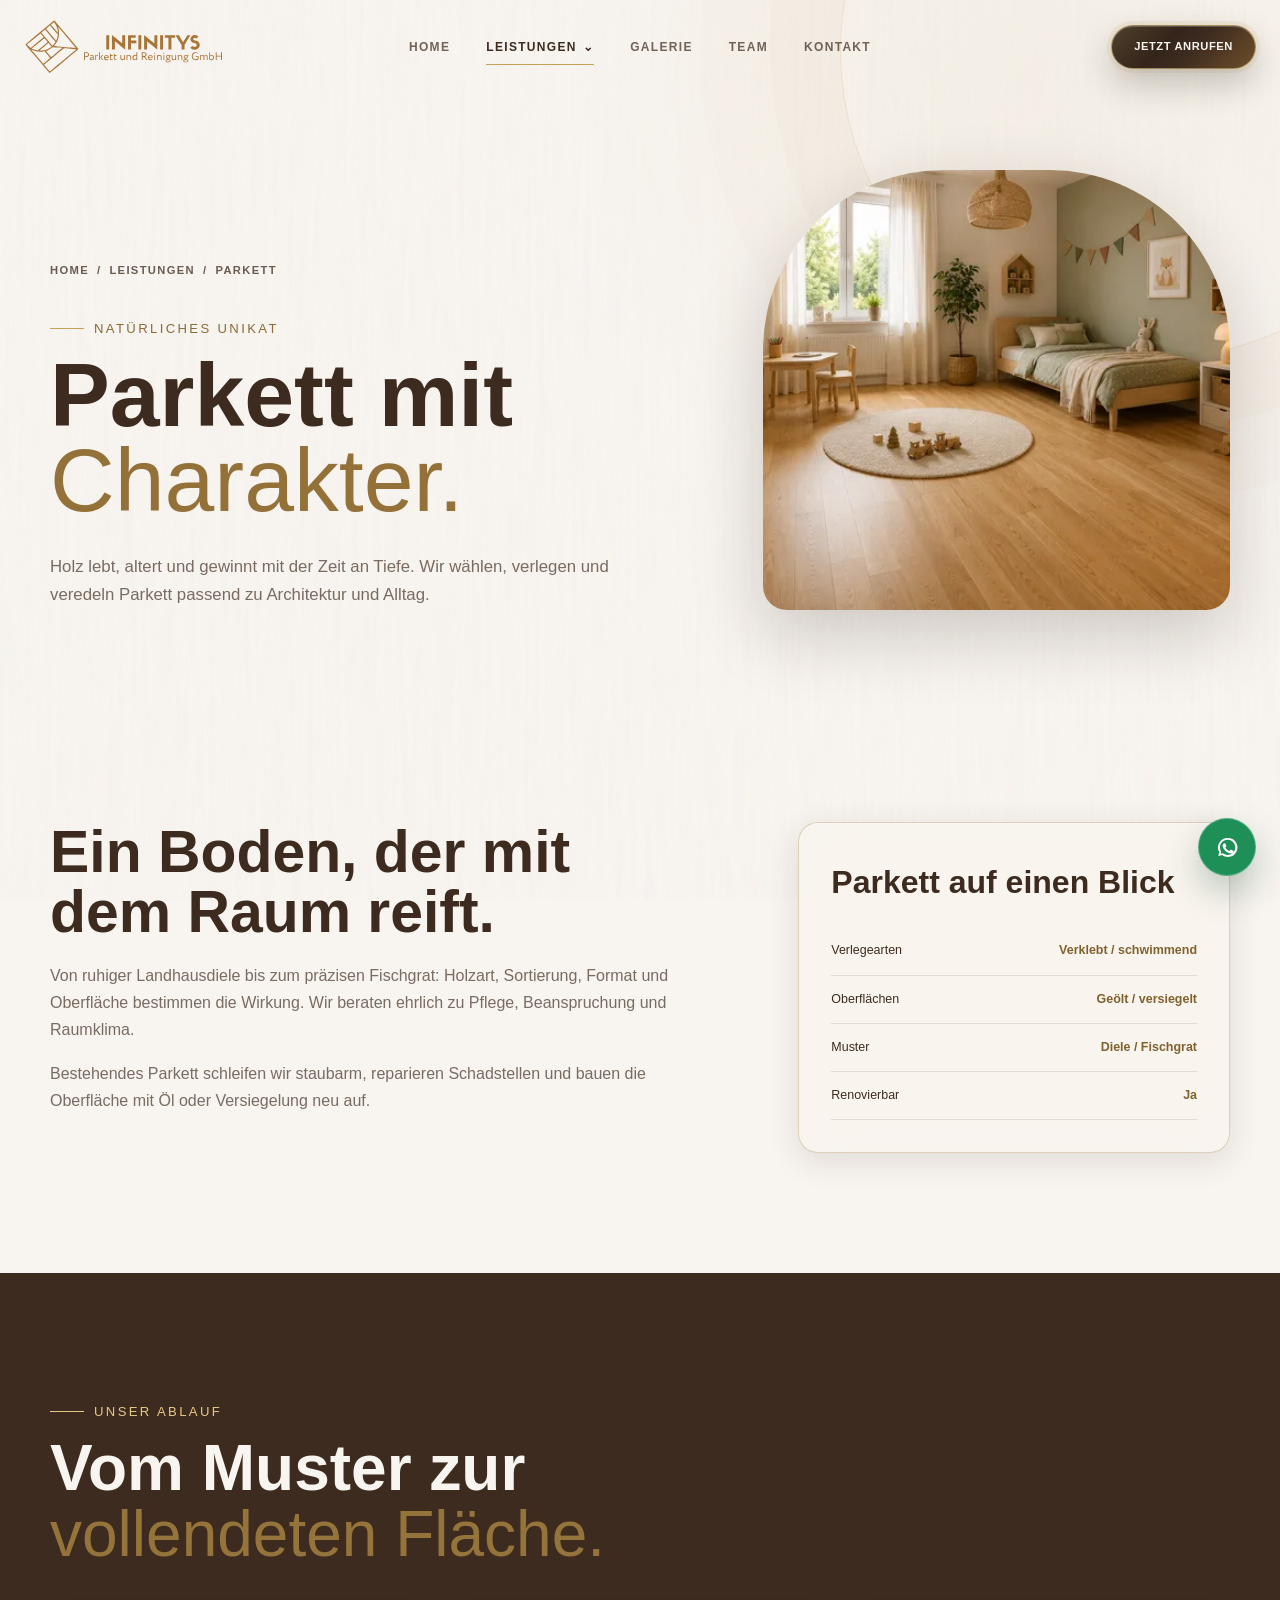
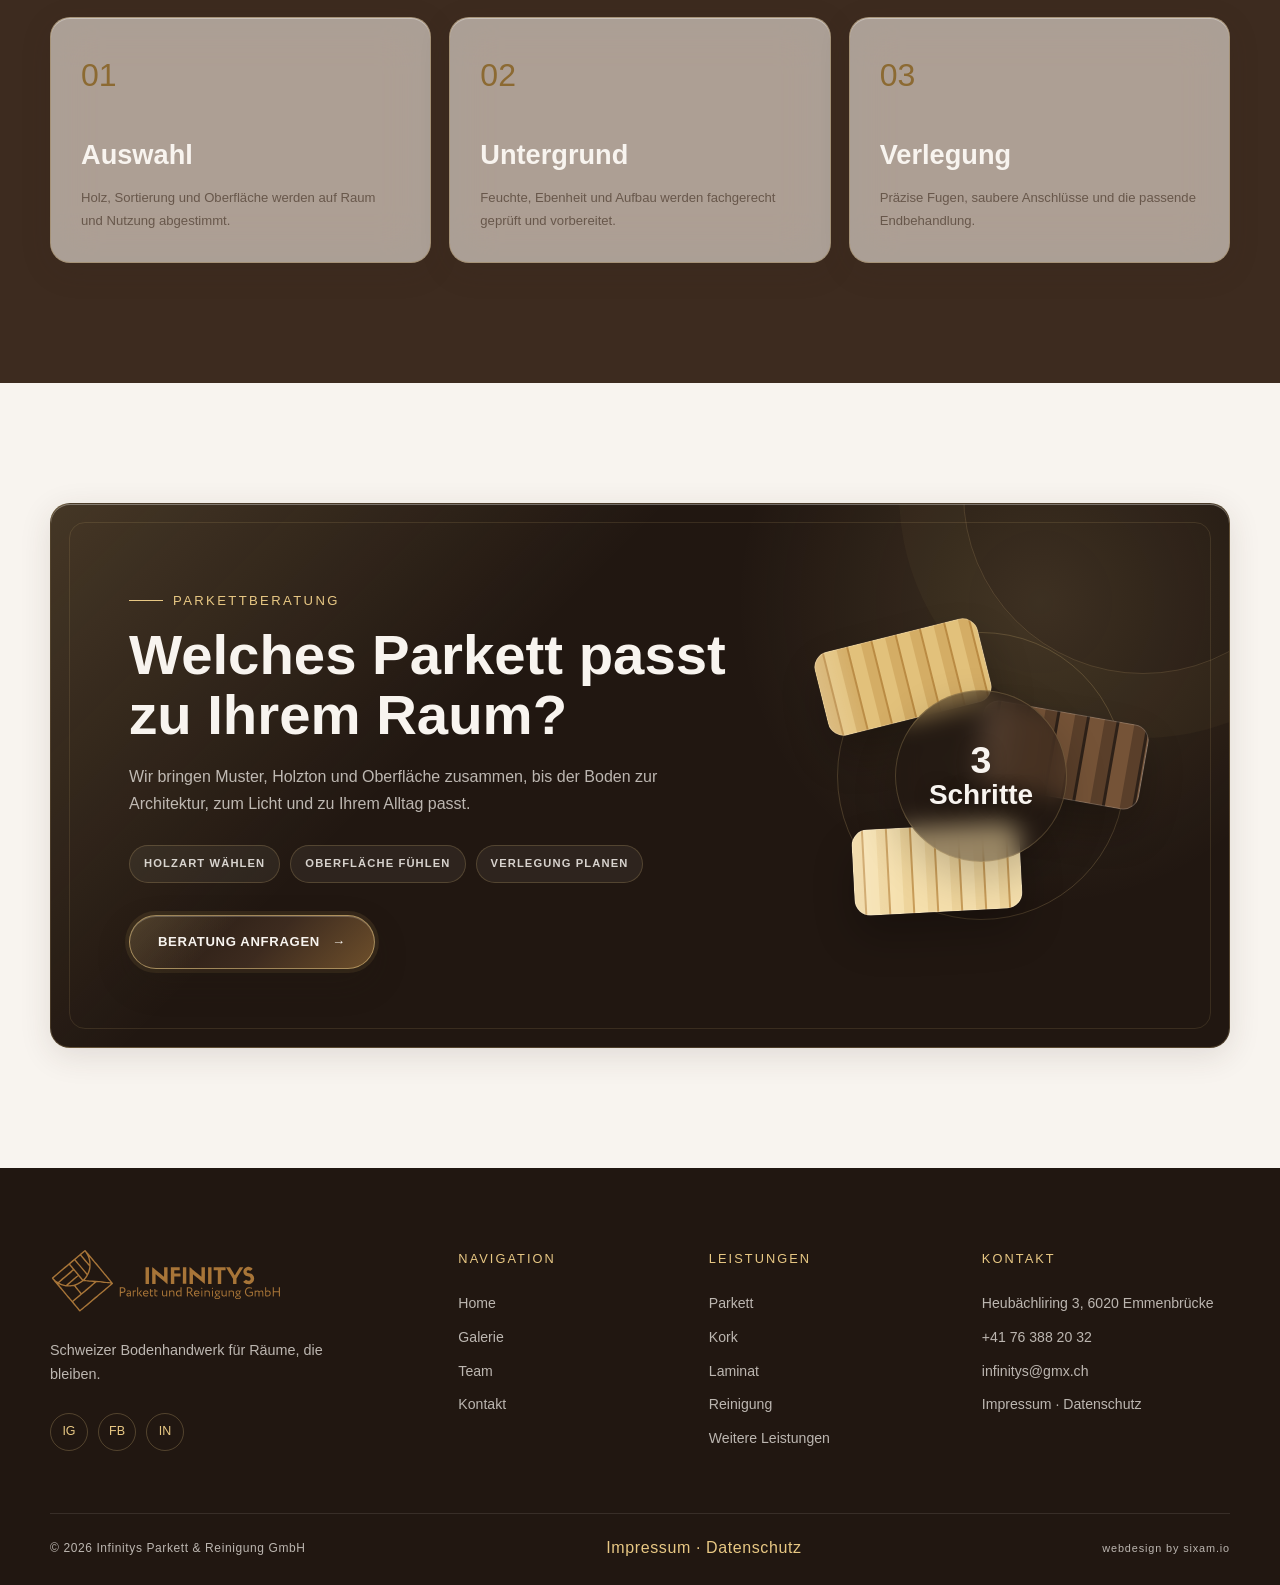
<file: parkett.html>
<!doctype html>
<html lang="de">
  <head>
    <meta charset="UTF-8" />
    <meta name="viewport" content="width=device-width, initial-scale=1.0" />
    <meta name="description" content="Parkettberatung, Verlegung und Renovation in Emmenbrücke: Infinitys Parkett plant, verlegt, schleift und veredelt hochwertige Holzböden.">
    <title>Parkett verlegen & renovieren | Infinitys Parkett</title>
    <link rel="preload" as="image" href="assets/parkett-533.webp" type="image/webp" />
    <link rel="stylesheet" href="css/parkett.min.css" />
    <link rel="icon" type="image/png" href="assets/favicon.png" />
    <script type="application/ld+json">
      {
        "@context": "https://schema.org",
        "@type": "Service",
        "name": "Parkett verlegen und renovieren",
        "description": "Infinitys Parkett berät, verlegt, schleift und veredelt Parkettböden für Wohn- und Gewerberäume.",
        "provider": {
          "@type": "LocalBusiness",
          "name": "Infinitys Parkett & Reinigung GmbH",
          "image": "assets/infinitys-logo.svg",
          "telephone": "+41763882032",
          "address": {
            "@type": "PostalAddress",
            "streetAddress": "Heubächliring 3",
            "postalCode": "6020",
            "addressLocality": "Emmenbrücke",
            "addressCountry": "CH"
          }
        },
        "areaServed": {
          "@type": "Country",
          "name": "Schweiz"
        },
        "serviceType": "Parkettverlegung"
      }
    </script>
  </head>
  <body>
    <header class="site-header">
      <div class="nav-shell">
        <a class="brand-logo" href="/" aria-label="Infinitys Parkett Startseite"
          ><img src="assets/infinitys-logo.svg" width="1945" height="555" alt="Infinitys Parkett &amp; Reinigung GmbH" fetchpriority="high" decoding="async"></a>
        <nav class="desktop-nav" aria-label="Hauptnavigation">
          <a class="nav-link" href="/">Home</a>
          <div class="nav-services">
            <button class="nav-link active" type="button" aria-expanded="false" aria-haspopup="true" aria-controls="desktop-services-menu">
              Leistungen <span aria-hidden="true">⌄</span>
            </button>
            <div class="dropdown-panel glass" id="desktop-services-menu">
              <div class="dropdown-grid">
                <a class="dropdown-item" href="/parkett">Parkett</a
                ><a class="dropdown-item" href="/kork">Kork</a
                ><a class="dropdown-item" href="/laminat">Laminat</a
                ><a class="dropdown-item" href="/teppich">Teppich</a
                ><a class="dropdown-item" href="/pvc">PVC</a
                ><a class="dropdown-item" href="/reinigung">Reinigung</a
                ><a class="dropdown-item" href="/weitere-leistungen"
                  >Weitere Leistungen</a
                >
              </div>
            </div>
          </div>
          <a class="nav-link" href="/galerie">Galerie</a
          ><a class="nav-link" href="/team">Team</a
          ><a class="nav-link" href="/kontakt">Kontakt</a>
        </nav>
        <a class="btn btn-primary nav-cta" href="tel:+41763882032"
          >Jetzt anrufen</a
        ><button
          class="menu-toggle"
          type="button"
          aria-label="Menü öffnen"
          aria-expanded="false"
        >
          <span class="menu-toggle-lines"></span>
        </button>
      </div>
    </header>
    <nav class="mobile-menu" aria-label="Mobile Navigation" aria-hidden="true" inert>
      <div class="mobile-menu-inner">
        <a class="mobile-link" href="/">Home</a
        ><button
          class="mobile-accordion-toggle"
          type="button"
          aria-expanded="false"
          aria-controls="mobile-services-menu"
        >
          Leistungen <span aria-hidden="true">+</span>
        </button>
        <div class="mobile-submenu" id="mobile-services-menu">
          <a href="/parkett">Parkett</a><a href="/kork">Kork</a
          ><a href="/laminat">Laminat</a><a href="/teppich">Teppich</a
          ><a href="/pvc">PVC</a><a href="/reinigung">Reinigung</a
          ><a href="/weitere-leistungen">Weitere</a>
        </div>
        <a class="mobile-link" href="/galerie">Galerie</a
        ><a class="mobile-link" href="/team">Team</a
        ><a class="mobile-link" href="/kontakt">Kontakt</a>
      </div>
    </nav>
    <main>
      <section class="page-hero">
        <div class="container detail-hero-grid">
          <div data-reveal>
            <nav class="breadcrumbs" aria-label="Breadcrumb">
              <a href="/">Home</a><span>/</span
              ><a href="/leistungen">Leistungen</a><span>/</span
              ><span aria-current="page">Parkett</span>
            </nav>
            <span class="section-kicker">Natürliches Unikat</span>
            <h1 class="page-title">Parkett mit <em>Charakter.</em></h1>
            <p class="page-lead">
              Holz lebt, altert und gewinnt mit der Zeit an Tiefe. Wir wählen,
              verlegen und veredeln Parkett passend zu Architektur und Alltag.
            </p>
          </div>
          <picture class="detail-hero-image detail-hero-picture" data-reveal>
            <source srcset="assets/parkett-533.webp" type="image/webp" />
            <img src="assets/parkett.png" width="1448" height="1086" alt="Hochwertiger Parkettboden mit warmer Holzstruktur" fetchpriority="high" decoding="async" />
          </picture>
        </div>
      </section>
      <section class="section">
        <div class="container detail-grid">
          <div class="detail-copy" data-reveal>
            <h2>Ein Boden, der mit dem Raum reift.</h2>
            <p>
              Von ruhiger Landhausdiele bis zum präzisen Fischgrat: Holzart,
              Sortierung, Format und Oberfläche bestimmen die Wirkung. Wir
              beraten ehrlich zu Pflege, Beanspruchung und Raumklima.
            </p>
            <p>
              Bestehendes Parkett schleifen wir staubarm, reparieren
              Schadstellen und bauen die Oberfläche mit Öl oder Versiegelung neu
              auf.
            </p>
          </div>
          <aside class="detail-aside glass" data-reveal>
            <h3>Parkett auf einen Blick</h3>
            <ul class="fact-list">
              <li>
                <span>Verlegearten</span><strong>Verklebt / schwimmend</strong>
              </li>
              <li>
                <span>Oberflächen</span><strong>Geölt / versiegelt</strong>
              </li>
              <li><span>Muster</span><strong>Diele / Fischgrat</strong></li>
              <li><span>Renovierbar</span><strong>Ja</strong></li>
            </ul>
          </aside>
        </div>
      </section>
      <section class="section dark-section">
        <div class="container">
          <span class="section-kicker">Unser Ablauf</span>
          <h2 class="section-heading">
            Vom Muster zur <em>vollendeten Fläche.</em>
          </h2>
          <div class="steps-grid" data-reveal-group>
            <article class="step-card glass">
              <span>01</span>
              <h3>Auswahl</h3>
              <p>
                Holz, Sortierung und Oberfläche werden auf Raum und Nutzung
                abgestimmt.
              </p>
            </article>
            <article class="step-card glass">
              <span>02</span>
              <h3>Untergrund</h3>
              <p>
                Feuchte, Ebenheit und Aufbau werden fachgerecht geprüft und
                vorbereitet.
              </p>
            </article>
            <article class="step-card glass">
              <span>03</span>
              <h3>Verlegung</h3>
              <p>
                Präzise Fugen, saubere Anschlüsse und die passende
                Endbehandlung.
              </p>
            </article>
          </div>
        </div>
      </section>
      <section class="section">
        <div class="container page-cta page-cta-premium glass" data-reveal>
          <div class="page-cta-copy">
            <span class="section-kicker">Parkettberatung</span>
            <h2>Welches Parkett passt zu Ihrem Raum?</h2>
            <p>
              Wir bringen Muster, Holzton und Oberfläche zusammen, bis der Boden
              zur Architektur, zum Licht und zu Ihrem Alltag passt.
            </p>
            <div class="page-cta-points">
              <span>Holzart wählen</span><span>Oberfläche fühlen</span
              ><span>Verlegung planen</span>
            </div>
            <a class="btn btn-primary" href="/kontakt"
              >Beratung anfragen <span>→</span></a
            >
          </div>
          <div class="page-cta-visual" aria-hidden="true">
            <span class="wood-swatch swatch-oak"></span
            ><span class="wood-swatch swatch-smoked"></span
            ><span class="wood-swatch swatch-natural"></span
            ><strong><span>3</span><span>Schritte</span></strong>
          </div>
        </div>
      </section>
    </main>
  <footer class="site-footer">
    <div class="container footer-main">
      <div class="footer-brand">
        <img src="assets/infinitys-logo.svg" width="1945" height="555" alt="Infinitys Parkett &amp; Reinigung GmbH" loading="lazy" decoding="async">
        <p>Schweizer Bodenhandwerk für Räume, die bleiben.</p>
        <div class="social-links" aria-label="Social Media">
          <a href="#" aria-label="Instagram">IG</a>
          <a href="#" aria-label="Facebook">FB</a>
          <a href="#" aria-label="LinkedIn">IN</a>
        </div>
      </div>
      <div>
        <h2 class="footer-title">Navigation</h2>
        <ul class="footer-links">
          <li><a href="/">Home</a></li>
          <li><a href="/galerie">Galerie</a></li>
          <li><a href="/team">Team</a></li>
          <li><a href="/kontakt">Kontakt</a></li>
        </ul>
      </div>
      <div>
        <h2 class="footer-title">Leistungen</h2>
        <ul class="footer-links">
          <li><a href="/parkett">Parkett</a></li>
          <li><a href="/kork">Kork</a></li>
          <li><a href="/laminat">Laminat</a></li>
          <li><a href="/reinigung">Reinigung</a></li><li><a href="/weitere-leistungen">Weitere Leistungen</a></li>
        </ul>
      </div>
      <div>
        <h2 class="footer-title">Kontakt</h2>
        <ul class="footer-links">
          <li>Heubächliring 3, 6020 Emmenbrücke</li>
          <li><a href="tel:+41763882032">+41 76 388 20 32</a></li>
          <li><a href="/kontakt" data-mail-link>E-Mail anzeigen</a></li>
          <li><a href="/impressum">Impressum</a> · <a href="/datenschutz">Datenschutz</a></li>
        </ul>
      </div>
    </div>
    <div class="container footer-bottom">
      <span>© 2026 Infinitys Parkett &amp; Reinigung GmbH</span>
      <strong><a href="/impressum">Impressum</a> · <a href="/datenschutz">Datenschutz</a></strong>
      <a class="footer-credit" href="https://sixam.io" target="_blank" rel="noopener noreferrer">webdesign by sixam.io</a>
    </div>
  </footer>
    <script src="js/nav.js" defer></script>
    <script src="js/reveal.js" defer></script>  <script src="js/contact-link.js"></script>

  </body>
</html>
</file>
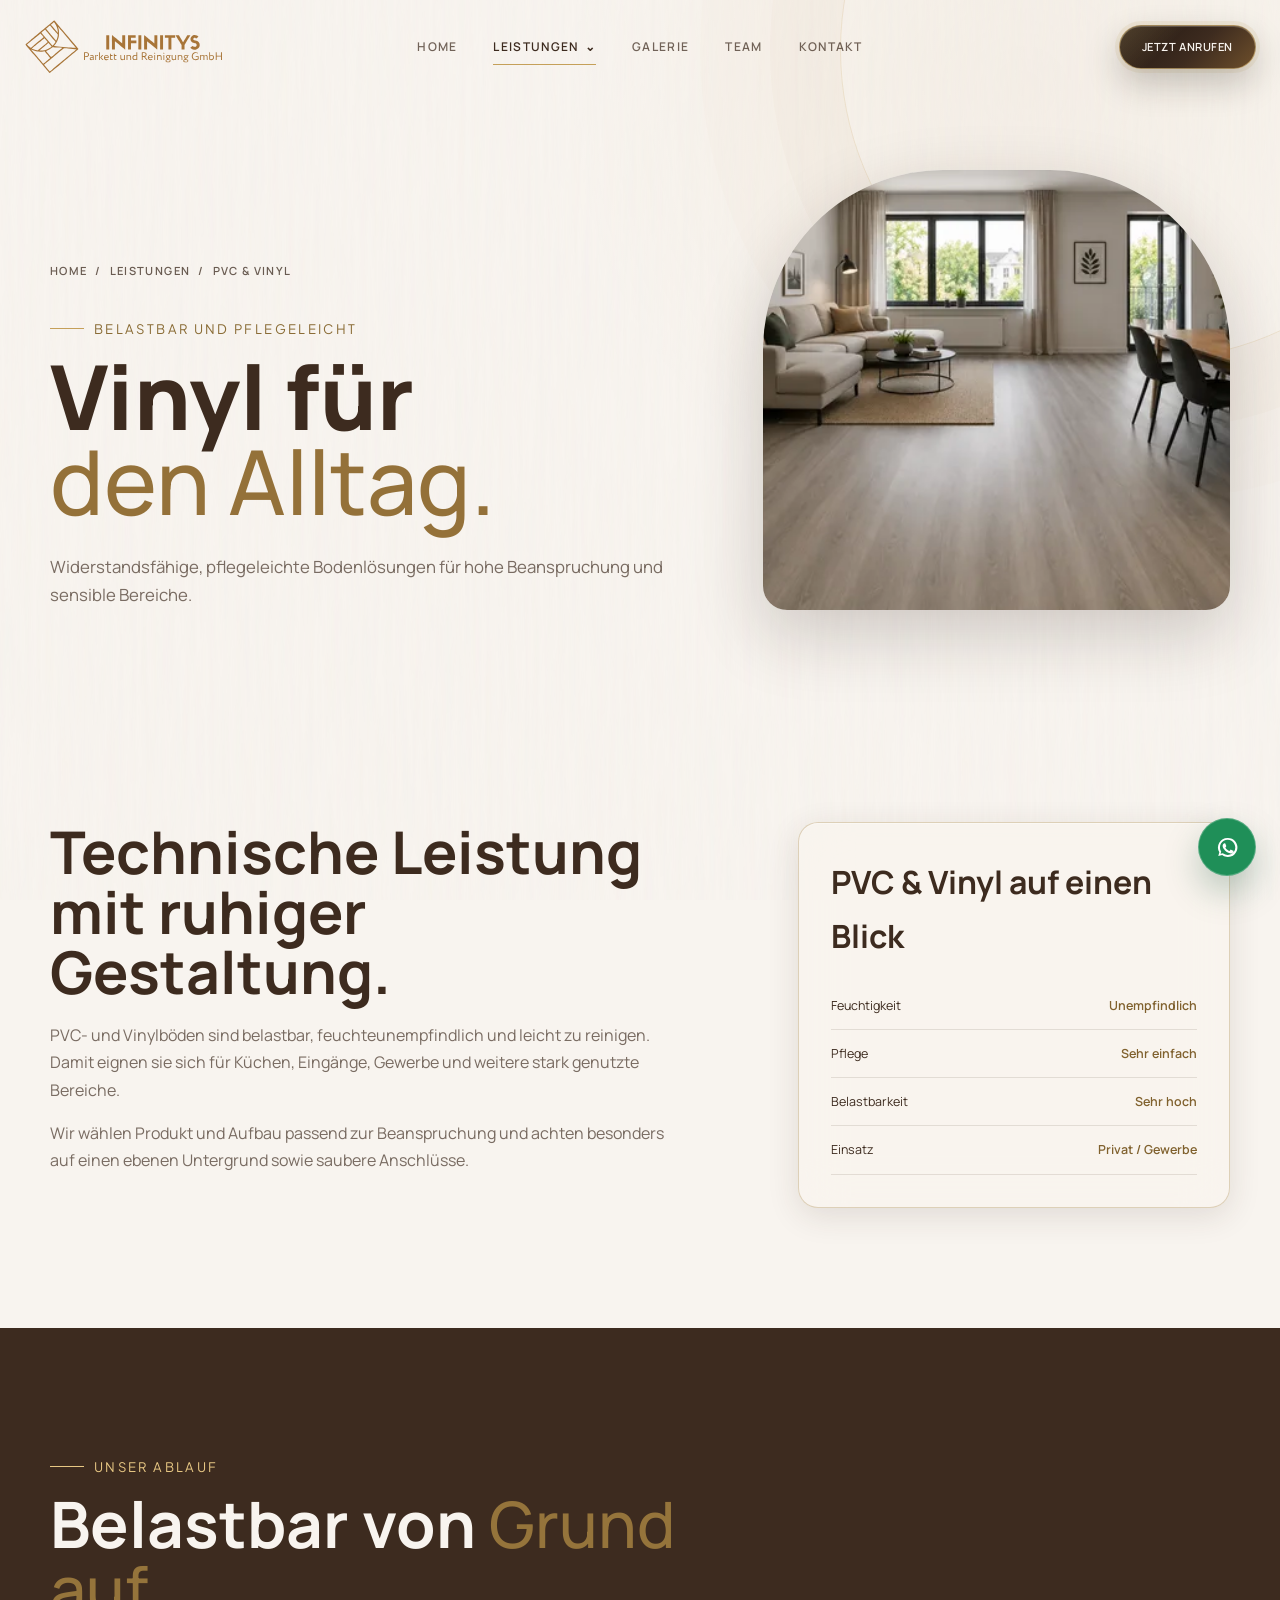
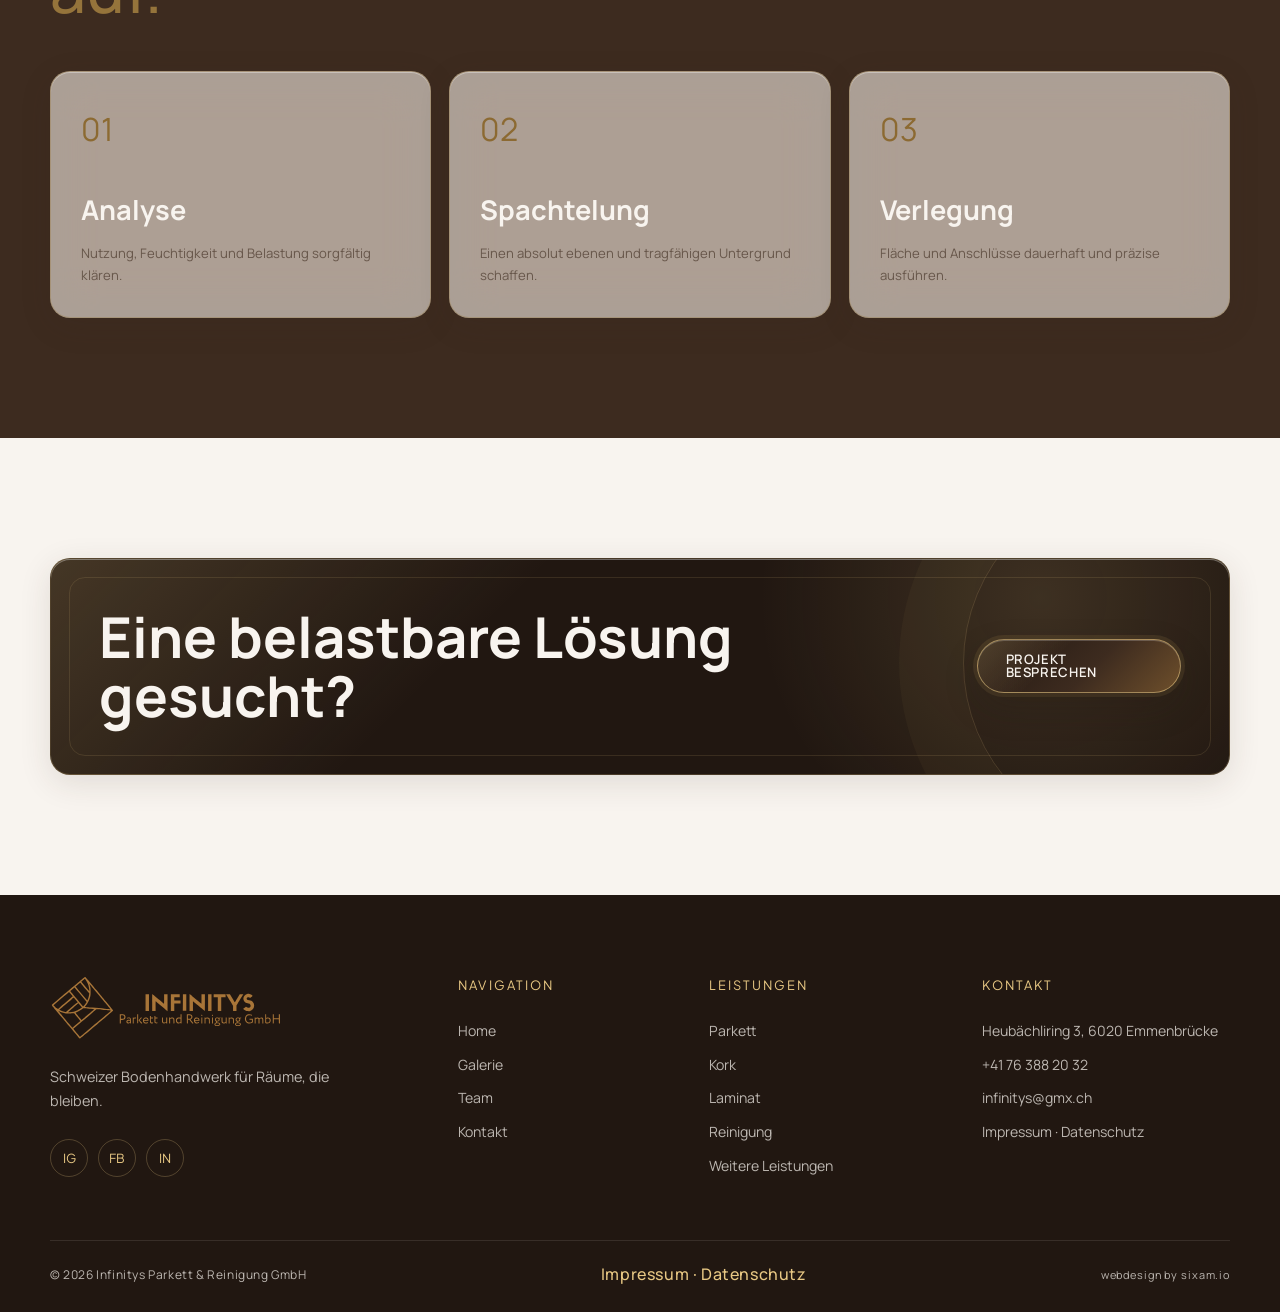
<file: pvc.html>
<!doctype html>
<html lang="de">
  <head>
    <meta charset="UTF-8" />
    <meta name="viewport" content="width=device-width, initial-scale=1.0" />
    <meta name="description" content="PVC- und Vinylböden von Infinitys Parkett: belastbare, pflegeleichte und feuchteunempfindliche Bodenlösungen für Alltag, Gewerbe und sensible Bereiche.">
    <title>PVC & Vinyl verlegen lassen | Infinitys Parkett</title>
    <link rel="stylesheet" href="css/base.css" />
    <link rel="stylesheet" href="css/nav.css" />
    <link rel="stylesheet" href="css/animations.css" />
    <link rel="stylesheet" href="css/pages.css" />
    <link rel="icon" type="image/png" href="assets/favicon.png" />
  </head>
  <body>
    <header class="site-header">
      <div class="nav-shell">
        <a class="brand-logo" href="/"
          ><img src="assets/infinitys-logo.svg" width="1945" height="555" alt="Infinitys Parkett &amp; Reinigung GmbH" decoding="async"></a>
        <nav class="desktop-nav">
          <a class="nav-link" href="/">Home</a>
          <div class="nav-services">
            <button
              class="nav-link active"
              type="button"
              aria-expanded="false"
              aria-haspopup="true"
            >
              Leistungen <span>⌄</span>
            </button>
            <div class="dropdown-panel glass">
              <div class="dropdown-grid">
                <a class="dropdown-item" href="/parkett">Parkett</a
                ><a class="dropdown-item" href="/kork">Kork</a
                ><a class="dropdown-item" href="/laminat">Laminat</a
                ><a class="dropdown-item" href="/teppich">Teppich</a
                ><a class="dropdown-item" href="/pvc">PVC</a
                ><a class="dropdown-item" href="/reinigung">Reinigung</a
                ><a class="dropdown-item" href="/weitere-leistungen"
                  >Weitere Leistungen</a
                >
              </div>
            </div>
          </div>
          <a class="nav-link" href="/galerie">Galerie</a
          ><a class="nav-link" href="/team">Team</a
          ><a class="nav-link" href="/kontakt">Kontakt</a>
        </nav>
        <a class="btn btn-primary nav-cta" href="tel:+41763882032"
          >Jetzt anrufen</a
        ><button
          class="menu-toggle"
          type="button"
          aria-label="Menü öffnen"
          aria-expanded="false"
        >
          <span class="menu-toggle-lines"></span>
        </button>
      </div>
    </header>
    <nav class="mobile-menu">
      <div class="mobile-menu-inner">
        <a class="mobile-link" href="/">Home</a
        ><button
          class="mobile-accordion-toggle"
          type="button"
          aria-expanded="false"
        >
          Leistungen <span>+</span>
        </button>
        <div class="mobile-submenu">
          <a href="/parkett">Parkett</a><a href="/kork">Kork</a
          ><a href="/laminat">Laminat</a><a href="/teppich">Teppich</a
          ><a href="/pvc">PVC</a><a href="/reinigung">Reinigung</a
          ><a href="/weitere-leistungen">Weitere</a>
        </div>
        <a class="mobile-link" href="/galerie">Galerie</a
        ><a class="mobile-link" href="/team">Team</a
        ><a class="mobile-link" href="/kontakt">Kontakt</a>
      </div>
    </nav>
    <main>
      <section class="page-hero">
        <div class="container detail-hero-grid">
          <div data-reveal>
            <div class="breadcrumbs">
              <a href="/">Home</a><span>/</span
              ><a href="/leistungen">Leistungen</a><span>/</span
              ><span>PVC & Vinyl</span>
            </div>
            <span class="section-kicker">Belastbar und pflegeleicht</span>
            <h1 class="page-title">Vinyl für <em>den Alltag.</em></h1>
            <p class="page-lead">
              Widerstandsfähige, pflegeleichte Bodenlösungen für hohe
              Beanspruchung und sensible Bereiche.
            </p>
          </div>
          <picture class="detail-hero-image detail-hero-picture" data-reveal
            ><source srcset="assets/pvc-533.webp" type="image/webp" />
            <img
              src="assets/pvc.png"
              width="1536"
              height="1024"
              alt="Pflegeleichter PVC- und Vinylboden für stark genutzte Räume"
              fetchpriority="high"
              decoding="async"
          /></picture>
        </div>
      </section>
      <section class="section">
        <div class="container detail-grid">
          <div class="detail-copy">
            <h2>Technische Leistung mit ruhiger Gestaltung.</h2>
            <p>
              PVC- und Vinylböden sind belastbar, feuchteunempfindlich und
              leicht zu reinigen. Damit eignen sie sich für Küchen, Eingänge,
              Gewerbe und weitere stark genutzte Bereiche.
            </p>
            <p>
              Wir wählen Produkt und Aufbau passend zur Beanspruchung und achten
              besonders auf einen ebenen Untergrund sowie saubere Anschlüsse.
            </p>
          </div>
          <aside class="detail-aside glass">
            <h3>PVC & Vinyl auf einen Blick</h3>
            <ul class="fact-list">
              <li><span>Feuchtigkeit</span><strong>Unempfindlich</strong></li>
              <li><span>Pflege</span><strong>Sehr einfach</strong></li>
              <li><span>Belastbarkeit</span><strong>Sehr hoch</strong></li>
              <li><span>Einsatz</span><strong>Privat / Gewerbe</strong></li>
            </ul>
          </aside>
        </div>
      </section>
      <section class="section dark-section">
        <div class="container">
          <span class="section-kicker">Unser Ablauf</span>
          <h2 class="section-heading">Belastbar von <em>Grund auf.</em></h2>
          <div class="steps-grid">
            <article class="step-card glass">
              <span>01</span>
              <h3>Analyse</h3>
              <p>Nutzung, Feuchtigkeit und Belastung sorgfältig klären.</p>
            </article>
            <article class="step-card glass">
              <span>02</span>
              <h3>Spachtelung</h3>
              <p>Einen absolut ebenen und tragfähigen Untergrund schaffen.</p>
            </article>
            <article class="step-card glass">
              <span>03</span>
              <h3>Verlegung</h3>
              <p>Fläche und Anschlüsse dauerhaft und präzise ausführen.</p>
            </article>
          </div>
        </div>
      </section>
      <section class="section">
        <div class="container page-cta glass">
          <h2>Eine belastbare Lösung gesucht?</h2>
          <a class="btn btn-primary" href="/kontakt">Projekt besprechen</a>
        </div>
      </section>
    </main>
  <footer class="site-footer">
    <div class="container footer-main">
      <div class="footer-brand">
        <img src="assets/infinitys-logo.svg" width="1945" height="555" alt="Infinitys Parkett &amp; Reinigung GmbH" loading="lazy" decoding="async">
        <p>Schweizer Bodenhandwerk für Räume, die bleiben.</p>
        <div class="social-links" aria-label="Social Media">
          <a href="#" aria-label="Instagram">IG</a>
          <a href="#" aria-label="Facebook">FB</a>
          <a href="#" aria-label="LinkedIn">IN</a>
        </div>
      </div>
      <div>
        <h2 class="footer-title">Navigation</h2>
        <ul class="footer-links">
          <li><a href="/">Home</a></li>
          <li><a href="/galerie">Galerie</a></li>
          <li><a href="/team">Team</a></li>
          <li><a href="/kontakt">Kontakt</a></li>
        </ul>
      </div>
      <div>
        <h2 class="footer-title">Leistungen</h2>
        <ul class="footer-links">
          <li><a href="/parkett">Parkett</a></li>
          <li><a href="/kork">Kork</a></li>
          <li><a href="/laminat">Laminat</a></li>
          <li><a href="/reinigung">Reinigung</a></li><li><a href="/weitere-leistungen">Weitere Leistungen</a></li>
        </ul>
      </div>
      <div>
        <h2 class="footer-title">Kontakt</h2>
        <ul class="footer-links">
          <li>Heubächliring 3, 6020 Emmenbrücke</li>
          <li><a href="tel:+41763882032">+41 76 388 20 32</a></li>
          <li><a href="/kontakt" data-mail-link>E-Mail anzeigen</a></li>
          <li><a href="/impressum">Impressum</a> · <a href="/datenschutz">Datenschutz</a></li>
        </ul>
      </div>
    </div>
    <div class="container footer-bottom">
      <span>© 2026 Infinitys Parkett &amp; Reinigung GmbH</span>
      <strong><a href="/impressum">Impressum</a> · <a href="/datenschutz">Datenschutz</a></strong>
      <a class="footer-credit" href="https://sixam.io" target="_blank" rel="noopener noreferrer">webdesign by sixam.io</a>
    </div>
  </footer>
    <script src="js/nav.js"></script>
    <script src="js/reveal.js"></script>  <script src="js/contact-link.js"></script>

  </body>
</html>
</file>
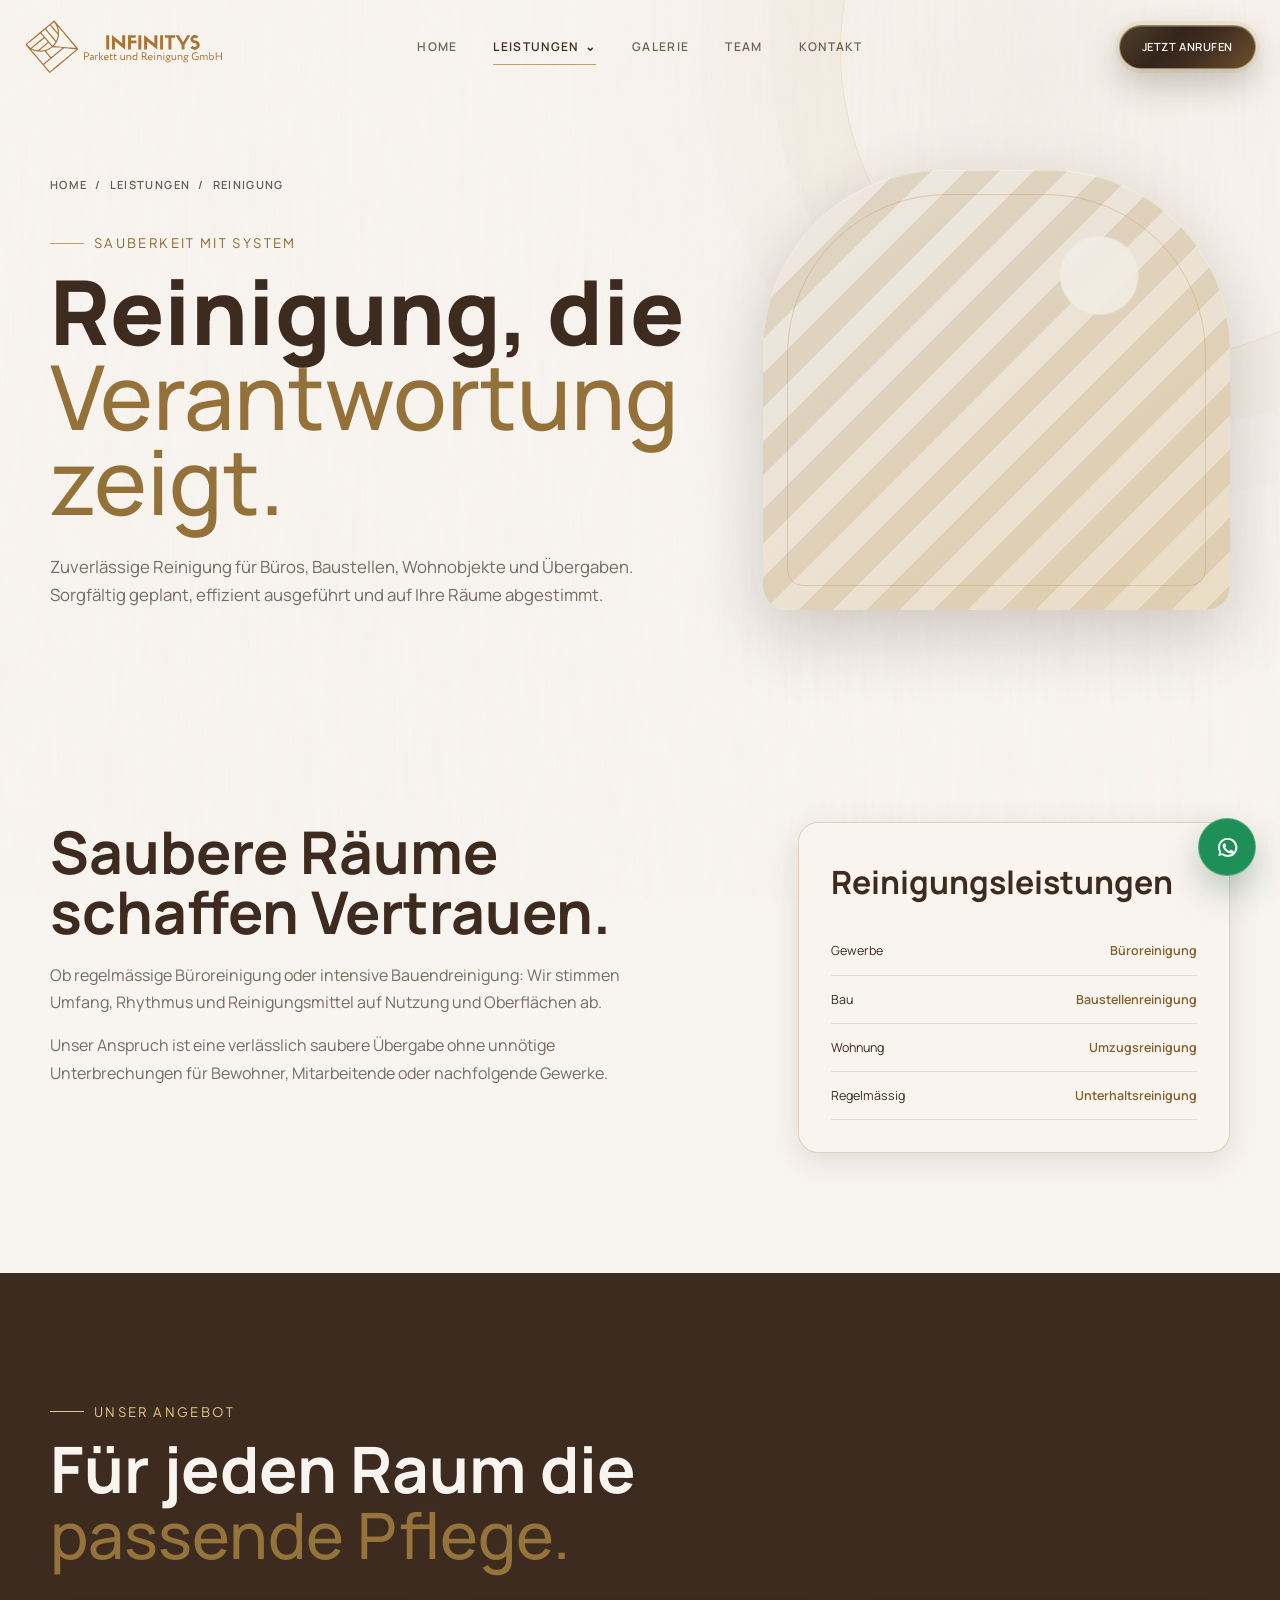
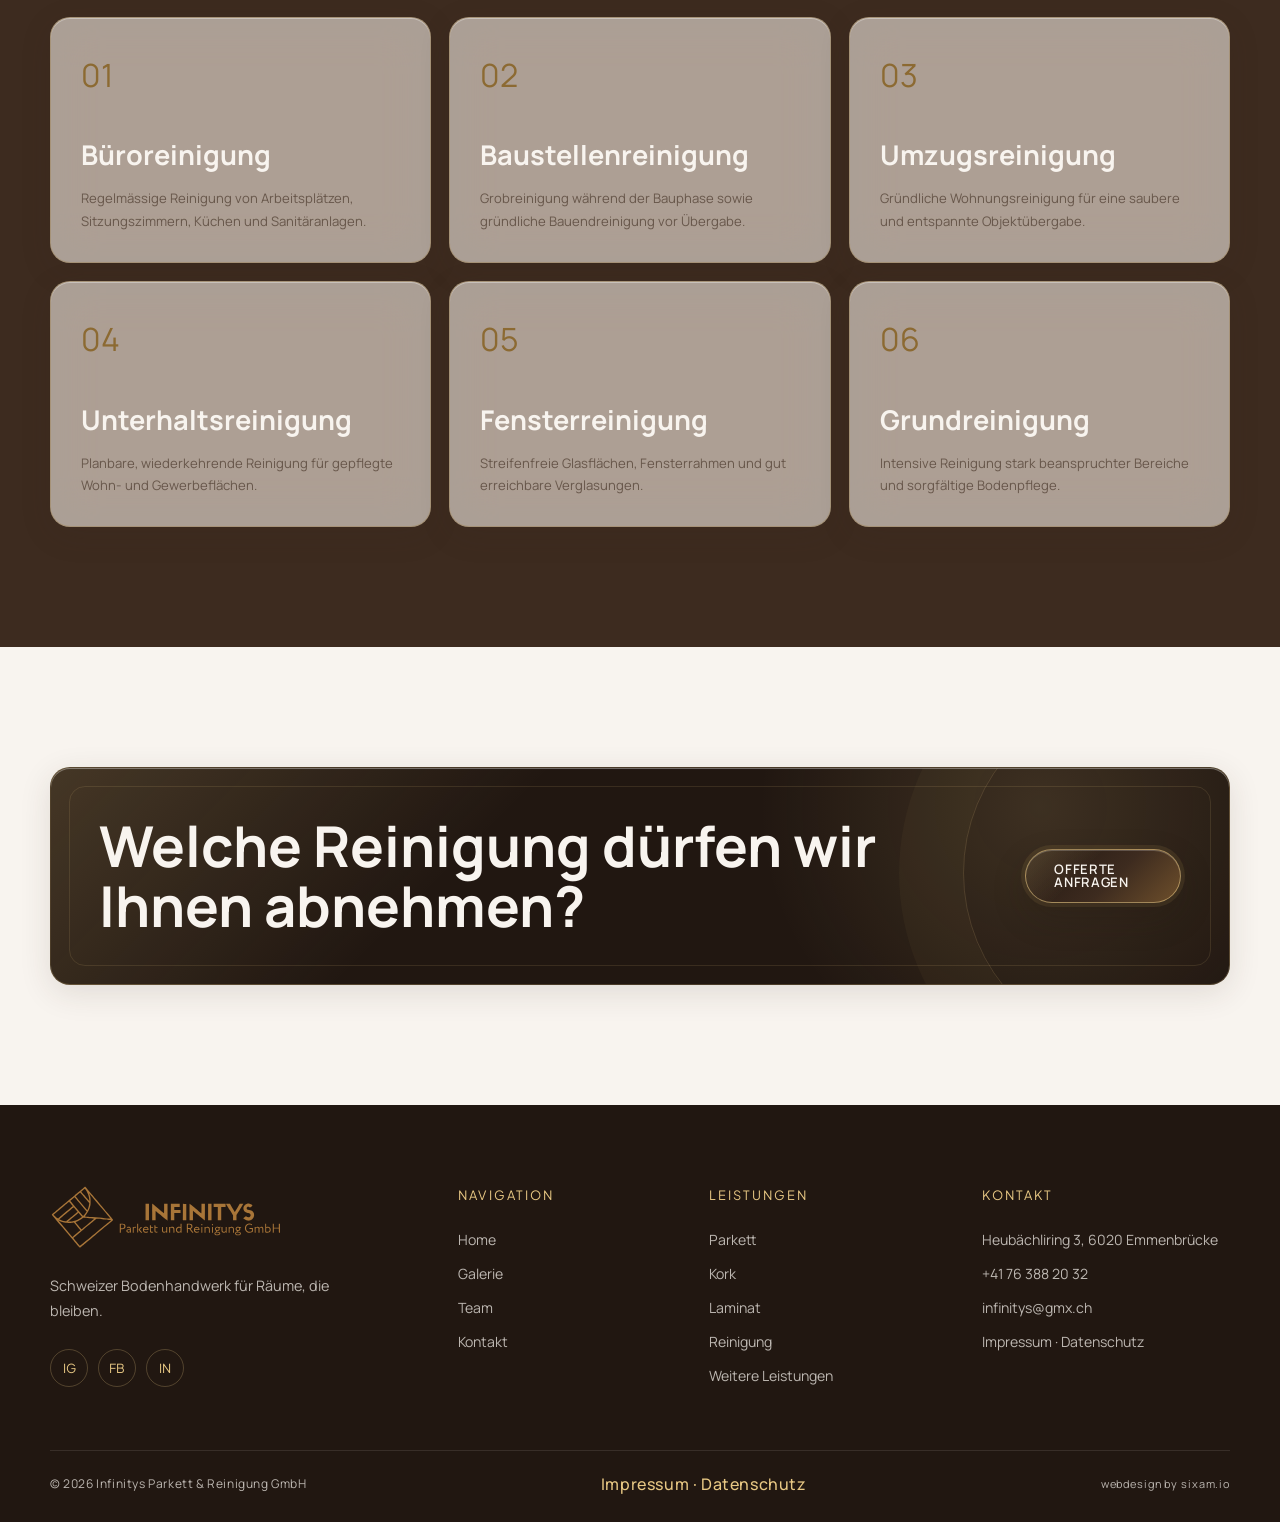
<file: reinigung.html>
<!DOCTYPE html>
<html lang="de">
<head>
  <meta charset="UTF-8">
  <meta name="viewport" content="width=device-width, initial-scale=1.0">
  <meta name="description" content="Reinigungsleistungen der Infinitys Parkett & Reinigung GmbH: Büroreinigung, Baustellenreinigung, Umzugsreinigung und Unterhaltsreinigung.">
  <title>Reinigung | Büro, Bau & Umzug | Infinitys Parkett</title>
  <link rel="stylesheet" href="css/base.css">
  <link rel="stylesheet" href="css/nav.css">
  <link rel="stylesheet" href="css/animations.css">
  <link rel="stylesheet" href="css/pages.css">
  <link rel="icon" type="image/png" href="assets/favicon.png">
</head>
<body>
  <header class="site-header"><div class="nav-shell">
    <a class="brand-logo" href="/"><img src="assets/infinitys-logo.svg" width="1945" height="555" alt="Infinitys Parkett &amp; Reinigung GmbH" decoding="async"></a>
    <nav class="desktop-nav"><a class="nav-link" href="/">Home</a><div class="nav-services"><button class="nav-link active" type="button" aria-expanded="false">Leistungen <span>⌄</span></button><div class="dropdown-panel glass"><div class="dropdown-grid"><a class="dropdown-item" href="/parkett">Parkett</a><a class="dropdown-item" href="/kork">Kork</a><a class="dropdown-item" href="/laminat">Laminat</a><a class="dropdown-item" href="/teppich">Teppich</a><a class="dropdown-item" href="/pvc">PVC</a><a class="dropdown-item" href="/reinigung">Reinigung</a><a class="dropdown-item" href="/weitere-leistungen">Weitere Leistungen</a></div></div></div><a class="nav-link" href="/galerie">Galerie</a><a class="nav-link" href="/team">Team</a><a class="nav-link" href="/kontakt">Kontakt</a></nav>
    <a class="btn btn-primary nav-cta" href="tel:+41763882032">Jetzt anrufen</a><button class="menu-toggle" type="button" aria-label="Menü öffnen" aria-expanded="false"><span class="menu-toggle-lines"></span></button>
  </div></header>
  <nav class="mobile-menu"><div class="mobile-menu-inner"><a class="mobile-link" href="/">Home</a><button class="mobile-accordion-toggle" type="button" aria-expanded="false">Leistungen <span>+</span></button><div class="mobile-submenu"><a href="/parkett">Parkett</a><a href="/kork">Kork</a><a href="/laminat">Laminat</a><a href="/teppich">Teppich</a><a href="/pvc">PVC</a><a href="/reinigung">Reinigung</a><a href="/weitere-leistungen">Weitere</a></div><a class="mobile-link" href="/galerie">Galerie</a><a class="mobile-link" href="/team">Team</a><a class="mobile-link" href="/kontakt">Kontakt</a></div></nav>
  <main>
    <section class="page-hero"><div class="container detail-hero-grid"><div data-reveal><div class="breadcrumbs"><a href="/">Home</a><span>/</span><a href="/leistungen">Leistungen</a><span>/</span><span>Reinigung</span></div><span class="section-kicker">Sauberkeit mit System</span><h1 class="page-title">Reinigung, die <em>Verantwortung zeigt.</em></h1><p class="page-lead">Zuverlässige Reinigung für Büros, Baustellen, Wohnobjekte und Übergaben. Sorgfältig geplant, effizient ausgeführt und auf Ihre Räume abgestimmt.</p></div><div class="detail-hero-image cleaning-image" data-reveal></div></div></section>
    <section class="section"><div class="container detail-grid"><div class="detail-copy" data-reveal><h2>Saubere Räume schaffen Vertrauen.</h2><p>Ob regelmässige Büroreinigung oder intensive Bauendreinigung: Wir stimmen Umfang, Rhythmus und Reinigungsmittel auf Nutzung und Oberflächen ab.</p><p>Unser Anspruch ist eine verlässlich saubere Übergabe ohne unnötige Unterbrechungen für Bewohner, Mitarbeitende oder nachfolgende Gewerke.</p></div><aside class="detail-aside glass" data-reveal><h3>Reinigungsleistungen</h3><ul class="fact-list"><li><span>Gewerbe</span><strong>Büroreinigung</strong></li><li><span>Bau</span><strong>Baustellenreinigung</strong></li><li><span>Wohnung</span><strong>Umzugsreinigung</strong></li><li><span>Regelmässig</span><strong>Unterhaltsreinigung</strong></li></ul></aside></div></section>
    <section class="section dark-section"><div class="container"><span class="section-kicker">Unser Angebot</span><h2 class="section-heading">Für jeden Raum die <em>passende Pflege.</em></h2><div class="steps-grid cleaning-services" data-reveal-group>
      <article class="step-card glass"><span>01</span><h3>Büroreinigung</h3><p>Regelmässige Reinigung von Arbeitsplätzen, Sitzungszimmern, Küchen und Sanitäranlagen.</p></article>
      <article class="step-card glass"><span>02</span><h3>Baustellenreinigung</h3><p>Grobreinigung während der Bauphase sowie gründliche Bauendreinigung vor Übergabe.</p></article>
      <article class="step-card glass"><span>03</span><h3>Umzugsreinigung</h3><p>Gründliche Wohnungsreinigung für eine saubere und entspannte Objektübergabe.</p></article>
      <article class="step-card glass"><span>04</span><h3>Unterhaltsreinigung</h3><p>Planbare, wiederkehrende Reinigung für gepflegte Wohn- und Gewerbeflächen.</p></article>
      <article class="step-card glass"><span>05</span><h3>Fensterreinigung</h3><p>Streifenfreie Glasflächen, Fensterrahmen und gut erreichbare Verglasungen.</p></article>
      <article class="step-card glass"><span>06</span><h3>Grundreinigung</h3><p>Intensive Reinigung stark beanspruchter Bereiche und sorgfältige Bodenpflege.</p></article>
    </div></div></section>
    <section class="section"><div class="container page-cta glass" data-reveal><h2>Welche Reinigung dürfen wir Ihnen abnehmen?</h2><a class="btn btn-primary" href="/kontakt">Offerte anfragen</a></div></section>
  </main>
  <footer class="site-footer">
    <div class="container footer-main">
      <div class="footer-brand">
        <img src="assets/infinitys-logo.svg" width="1945" height="555" alt="Infinitys Parkett &amp; Reinigung GmbH" loading="lazy" decoding="async">
        <p>Schweizer Bodenhandwerk für Räume, die bleiben.</p>
        <div class="social-links" aria-label="Social Media">
          <a href="#" aria-label="Instagram">IG</a>
          <a href="#" aria-label="Facebook">FB</a>
          <a href="#" aria-label="LinkedIn">IN</a>
        </div>
      </div>
      <div>
        <h2 class="footer-title">Navigation</h2>
        <ul class="footer-links">
          <li><a href="/">Home</a></li>
          <li><a href="/galerie">Galerie</a></li>
          <li><a href="/team">Team</a></li>
          <li><a href="/kontakt">Kontakt</a></li>
        </ul>
      </div>
      <div>
        <h2 class="footer-title">Leistungen</h2>
        <ul class="footer-links">
          <li><a href="/parkett">Parkett</a></li>
          <li><a href="/kork">Kork</a></li>
          <li><a href="/laminat">Laminat</a></li>
          <li><a href="/reinigung">Reinigung</a></li><li><a href="/weitere-leistungen">Weitere Leistungen</a></li>
        </ul>
      </div>
      <div>
        <h2 class="footer-title">Kontakt</h2>
        <ul class="footer-links">
          <li>Heubächliring 3, 6020 Emmenbrücke</li>
          <li><a href="tel:+41763882032">+41 76 388 20 32</a></li>
          <li><a href="/kontakt" data-mail-link>E-Mail anzeigen</a></li>
          <li><a href="/impressum">Impressum</a> · <a href="/datenschutz">Datenschutz</a></li>
        </ul>
      </div>
    </div>
    <div class="container footer-bottom">
      <span>© 2026 Infinitys Parkett &amp; Reinigung GmbH</span>
      <strong><a href="/impressum">Impressum</a> · <a href="/datenschutz">Datenschutz</a></strong>
      <a class="footer-credit" href="https://sixam.io" target="_blank" rel="noopener noreferrer">webdesign by sixam.io</a>
    </div>
  </footer>
  <script src="js/nav.js"></script><script src="js/reveal.js"></script>  <script src="js/contact-link.js"></script>

</body>
</html>
</file>
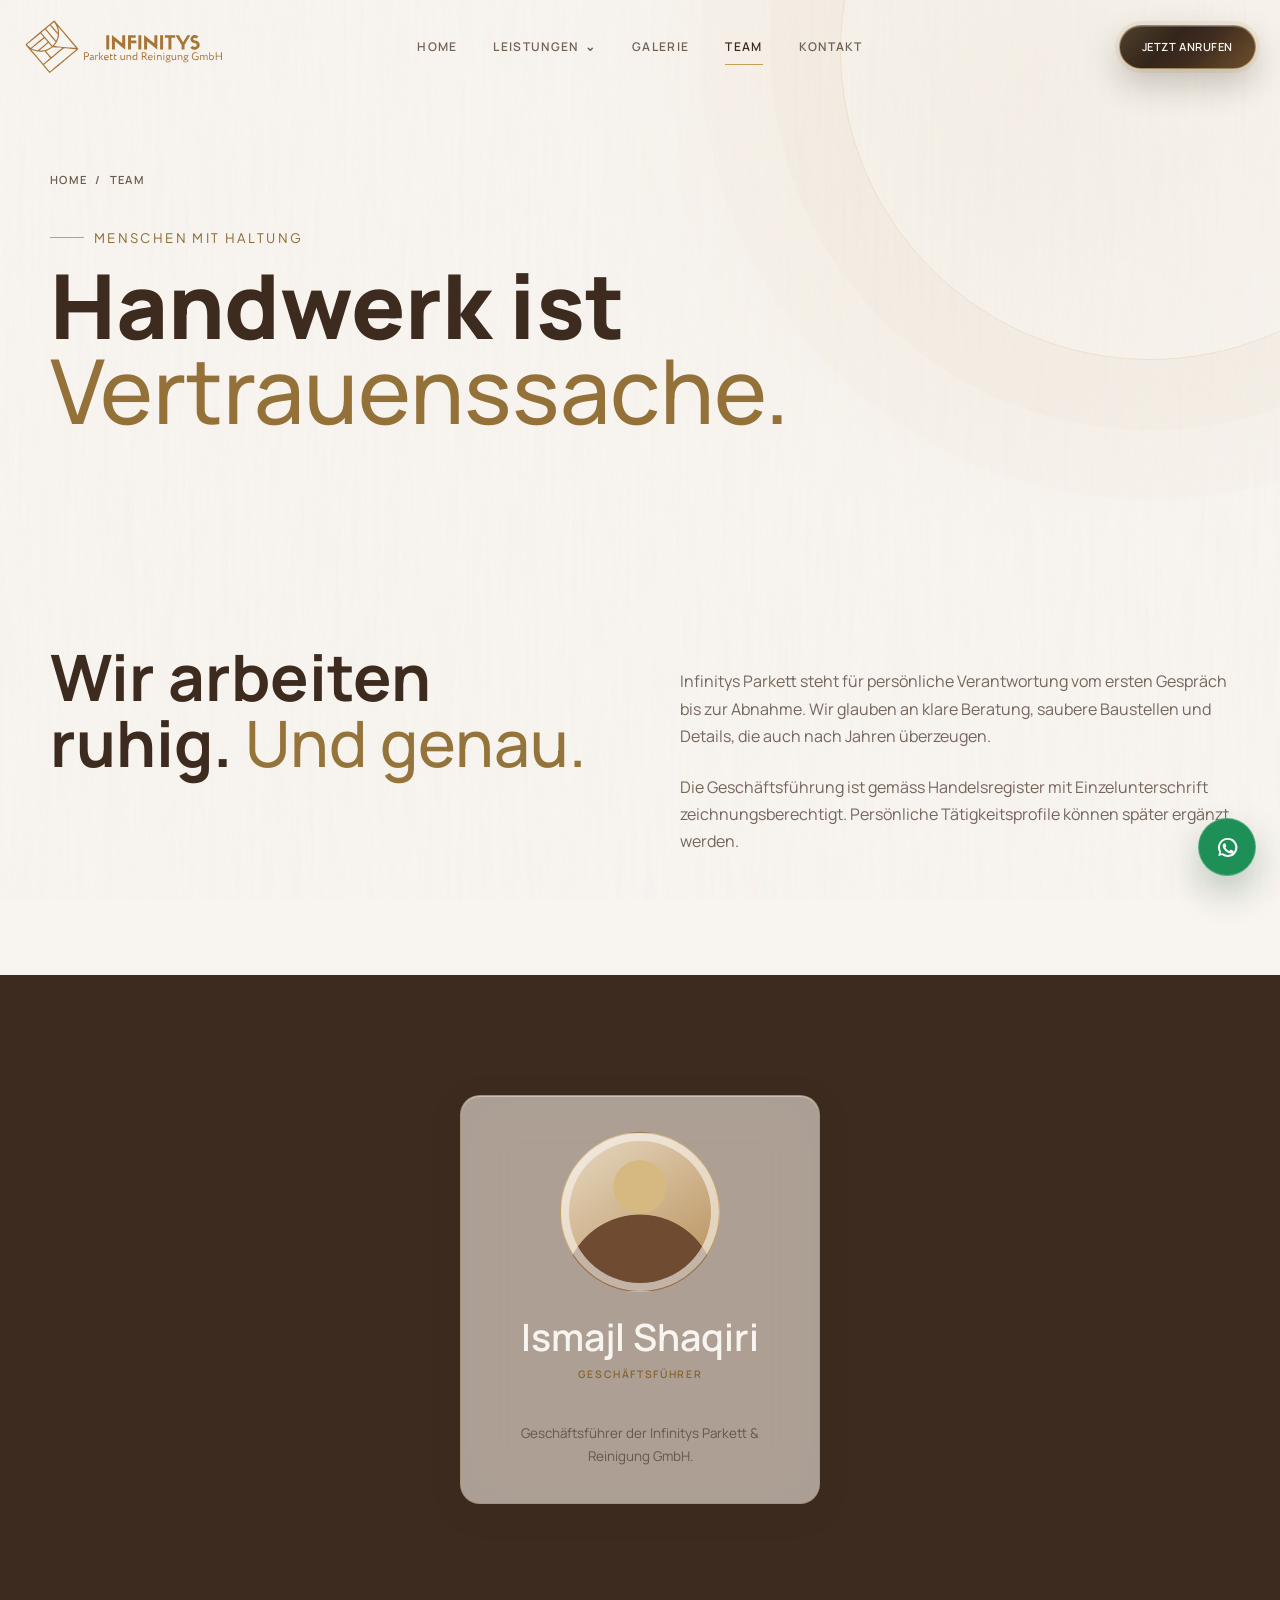
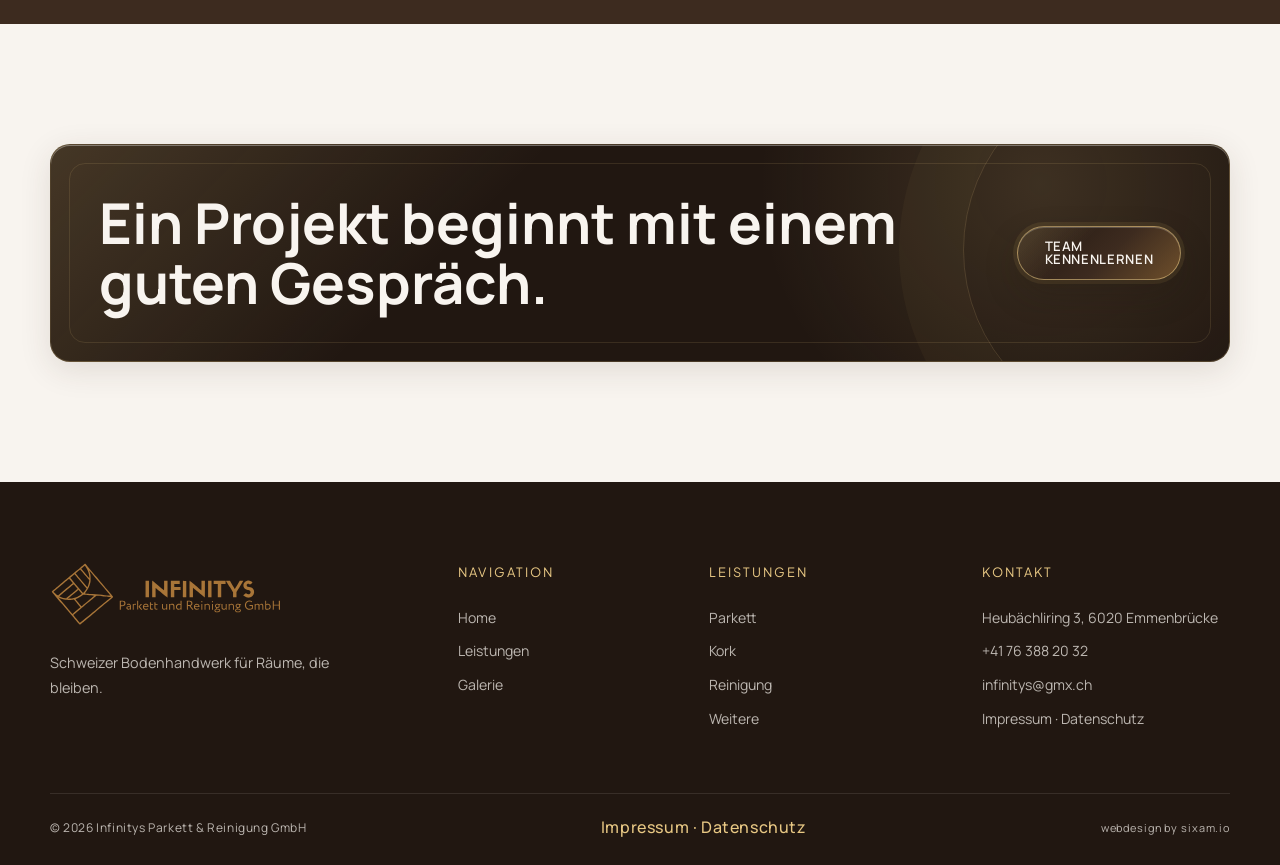
<file: team.html>
<!doctype html>
<html lang="de">
  <head>
    <meta charset="UTF-8" />
    <meta name="viewport" content="width=device-width, initial-scale=1.0" />
    <meta
      name="description"
      content="Lernen Sie das Team und die Haltung hinter Infinitys Parkett kennen: persönliche Beratung, saubere Ausführung und Verantwortung bis zur Abnahme."
    />
    <title>Team | Infinitys Parkett & Reinigung GmbH</title>
    <link rel="stylesheet" href="css/base.css" />
    <link rel="stylesheet" href="css/nav.css" />
    <link rel="stylesheet" href="css/animations.css" />
    <link rel="stylesheet" href="css/pages.css" />
    <link rel="icon" type="image/png" href="assets/favicon.png" />
  </head>
  <body class="team-page">
    <header class="site-header">
      <div class="nav-shell">
        <a class="brand-logo" href="/"
          ><img
            src="assets/infinitys-logo.svg"
            width="1945"
            height="555"
            alt="Infinitys Parkett &amp; Reinigung GmbH"
            decoding="async"
        /></a>
        <nav class="desktop-nav">
          <a class="nav-link" href="/">Home</a>
          <div class="nav-services">
            <button class="nav-link" type="button" aria-expanded="false">
              Leistungen <span>⌄</span>
            </button>
            <div class="dropdown-panel glass">
              <div class="dropdown-grid">
                <a class="dropdown-item" href="/parkett">Parkett</a
                ><a class="dropdown-item" href="/kork">Kork</a
                ><a class="dropdown-item" href="/laminat">Laminat</a
                ><a class="dropdown-item" href="/teppich">Teppich</a
                ><a class="dropdown-item" href="/pvc">PVC</a
                ><a class="dropdown-item" href="/reinigung">Reinigung</a
                ><a class="dropdown-item" href="/weitere-leistungen"
                  >Weitere Leistungen</a
                >
              </div>
            </div>
          </div>
          <a class="nav-link" href="/galerie">Galerie</a
          ><a class="nav-link active" href="/team">Team</a
          ><a class="nav-link" href="/kontakt">Kontakt</a>
        </nav>
        <a class="btn btn-primary nav-cta" href="tel:+41763882032"
          >Jetzt anrufen</a
        ><button
          class="menu-toggle"
          type="button"
          aria-label="Menü öffnen"
          aria-expanded="false"
        >
          <span class="menu-toggle-lines"></span>
        </button>
      </div>
    </header>
    <nav class="mobile-menu">
      <div class="mobile-menu-inner">
        <a class="mobile-link" href="/">Home</a
        ><button
          class="mobile-accordion-toggle"
          type="button"
          aria-expanded="false"
        >
          Leistungen <span>+</span>
        </button>
        <div class="mobile-submenu">
          <a href="/parkett">Parkett</a><a href="/kork">Kork</a
          ><a href="/laminat">Laminat</a><a href="/teppich">Teppich</a
          ><a href="/pvc">PVC</a><a href="/reinigung">Reinigung</a
          ><a href="/weitere-leistungen">Weitere</a>
        </div>
        <a class="mobile-link" href="/galerie">Galerie</a
        ><a class="mobile-link active" href="/team">Team</a
        ><a class="mobile-link" href="/kontakt">Kontakt</a>
      </div>
    </nav>
    <main>
      <section class="page-hero">
        <div class="container" data-reveal>
          <div class="breadcrumbs">
            <a href="/">Home</a><span>/</span><span>Team</span>
          </div>
          <span class="section-kicker">Menschen mit Haltung</span>
          <h1 class="page-title">Handwerk ist <em>Vertrauenssache.</em></h1>
        </div>
      </section>
      <section class="section">
        <div class="container team-intro" data-reveal>
          <h2 class="section-heading">
            Wir arbeiten ruhig. <em>Und genau.</em>
          </h2>
          <div>
            <p class="section-copy">
              Infinitys Parkett steht für persönliche Verantwortung vom ersten
              Gespräch bis zur Abnahme. Wir glauben an klare Beratung, saubere
              Baustellen und Details, die auch nach Jahren überzeugen.
            </p>
            <p class="section-copy">
              Die Geschäftsführung ist gemäss Handelsregister mit
              Einzelunterschrift zeichnungsberechtigt. Persönliche
              Tätigkeitsprofile können später ergänzt werden.
            </p>
          </div>
        </div>
      </section>
      <section class="section dark-section">
        <div class="container team-grid" data-reveal-group>
          <article class="team-card glass">
            <div class="avatar" aria-label="Avatar Platzhalter"></div>
            <h2>Ismajl Shaqiri</h2>
            <span class="team-role">Geschäftsführer</span>
            <div class="team-divider"></div>
            <p>
              Geschäftsführer der Infinitys Parkett &amp; Reinigung GmbH.
            </p>
          </article>
        </div>
      </section>
      <section class="section">
        <div class="container page-cta glass" data-reveal>
          <h2>Ein Projekt beginnt mit einem guten Gespräch.</h2>
          <a class="btn btn-primary" href="/kontakt">Team kennenlernen</a>
        </div>
      </section>
    </main>
    <footer class="site-footer">
      <div class="container footer-main">
        <div class="footer-brand">
          <img
            src="assets/infinitys-logo.svg"
            width="1945"
            height="555"
            alt="Infinitys Parkett &amp; Reinigung GmbH"
            loading="lazy"
            decoding="async"
          />
          <p>Schweizer Bodenhandwerk für Räume, die bleiben.</p>
        </div>
        <div>
          <h2 class="footer-title">Navigation</h2>
          <ul class="footer-links">
            <li><a href="/">Home</a></li>
            <li><a href="/leistungen">Leistungen</a></li>
            <li><a href="/galerie">Galerie</a></li>
          </ul>
        </div>
        <div>
          <h2 class="footer-title">Leistungen</h2>
          <ul class="footer-links">
            <li><a href="/parkett">Parkett</a></li>
            <li><a href="/kork">Kork</a></li>
            <li><a href="/reinigung">Reinigung</a></li>
            <li><a href="/weitere-leistungen">Weitere</a></li>
          </ul>
        </div>
        <div>
          <h2 class="footer-title">Kontakt</h2>
          <ul class="footer-links">
            <li>Heubächliring 3, 6020 Emmenbrücke</li>
            <li><a href="tel:+41763882032">+41 76 388 20 32</a></li>
            <li><a href="/kontakt" data-mail-link>E-Mail anzeigen</a></li>
            <li>
              <a href="/impressum">Impressum</a> ·
              <a href="/datenschutz">Datenschutz</a>
            </li>
          </ul>
        </div>
      </div>
      <div class="container footer-bottom">
        <span>© 2026 Infinitys Parkett &amp; Reinigung GmbH</span
        ><strong
          ><a href="/impressum">Impressum</a> ·
          <a href="/datenschutz">Datenschutz</a></strong
        ><a
          class="footer-credit"
          href="https://sixam.io"
          target="_blank"
          rel="noopener noreferrer"
          >webdesign by sixam.io</a
        >
      </div>
    </footer>
    <script src="js/nav.js"></script>
    <script src="js/reveal.js"></script>  <script src="js/contact-link.js"></script>

  </body>
</html>
</file>
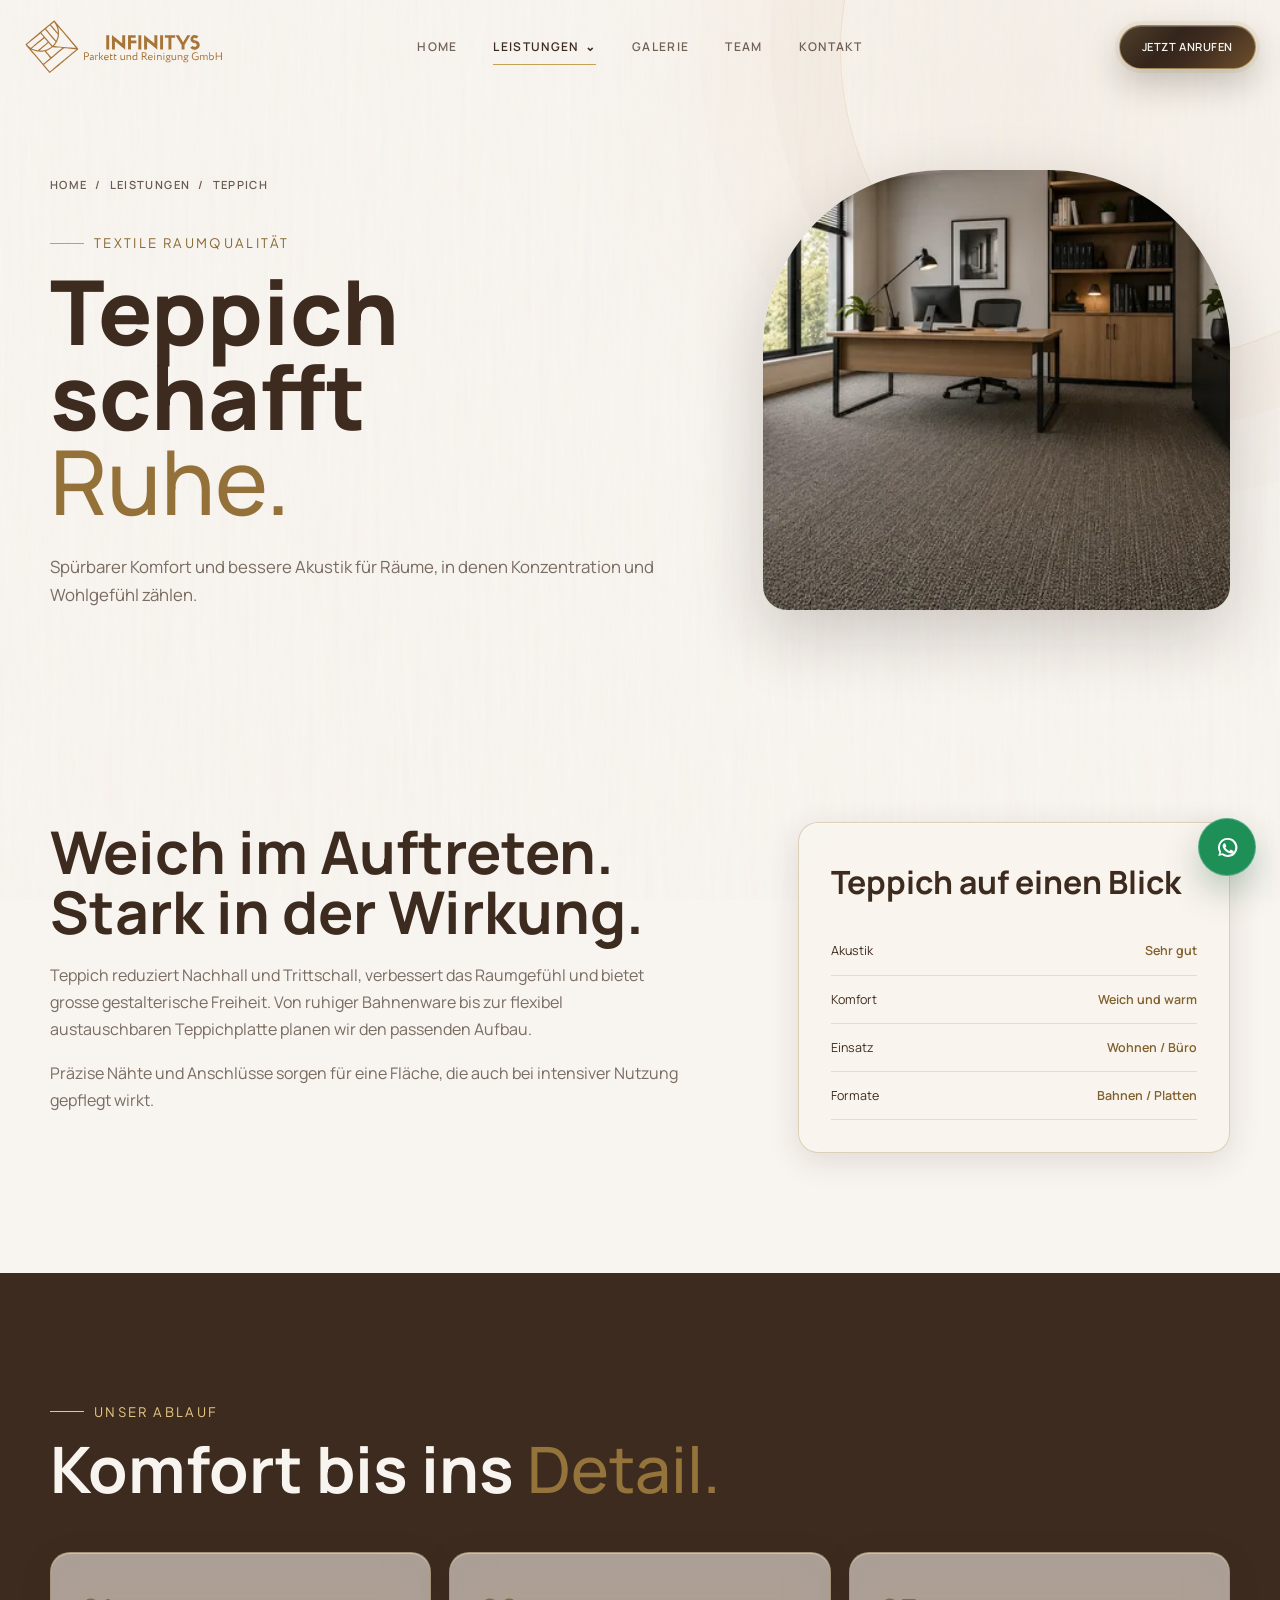
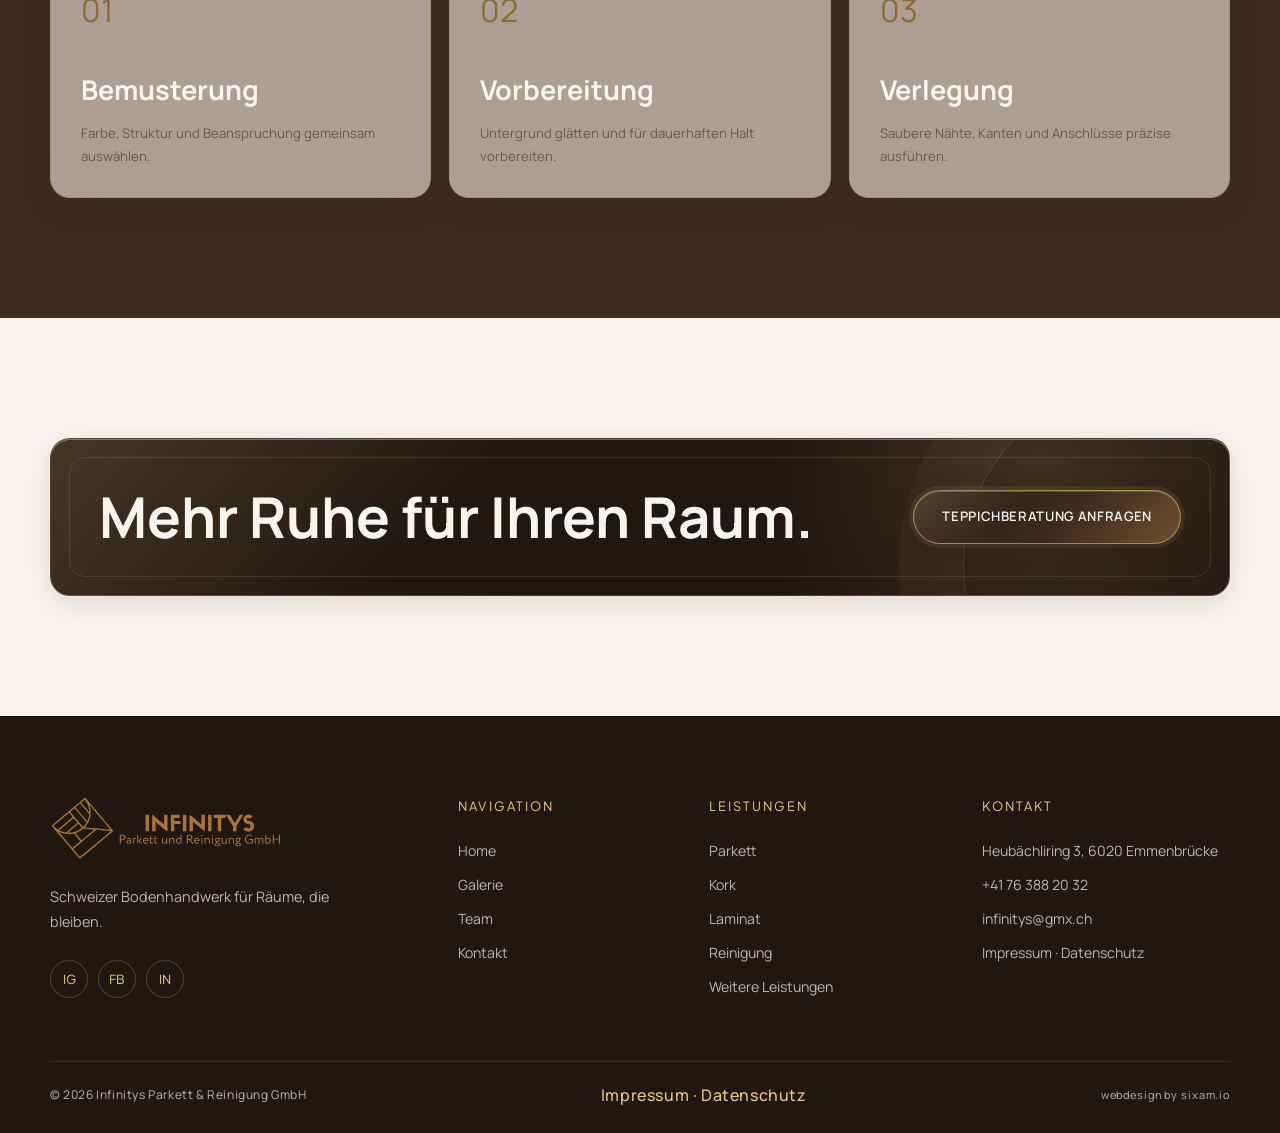
<file: teppich.html>
<!DOCTYPE html><html lang="de"><head><meta charset="UTF-8"><meta name="viewport" content="width=device-width, initial-scale=1.0"><meta name="description" content="Teppichböden von Infinitys Parkett verbessern Raumakustik und Komfort. Beratung und präzise Verlegung für Wohnräume, Büros und Gewerbe."><title>Teppichboden verlegen lassen | Infinitys Parkett</title><link rel="stylesheet" href="css/base.css"><link rel="stylesheet" href="css/nav.css"><link rel="stylesheet" href="css/animations.css"><link rel="stylesheet" href="css/pages.css">  <link rel="icon" type="image/png" href="assets/favicon.png">
</head><body>
<header class="site-header"><div class="nav-shell"><a class="brand-logo" href="/"><img src="assets/infinitys-logo.svg" width="1945" height="555" alt="Infinitys Parkett &amp; Reinigung GmbH" decoding="async"></a><nav class="desktop-nav"><a class="nav-link" href="/">Home</a><div class="nav-services"><button class="nav-link active" type="button" aria-expanded="false" aria-haspopup="true">Leistungen <span>⌄</span></button><div class="dropdown-panel glass"><div class="dropdown-grid"><a class="dropdown-item" href="/parkett">Parkett</a><a class="dropdown-item" href="/kork">Kork</a><a class="dropdown-item" href="/laminat">Laminat</a><a class="dropdown-item" href="/teppich">Teppich</a><a class="dropdown-item" href="/pvc">PVC</a><a class="dropdown-item" href="/reinigung">Reinigung</a><a class="dropdown-item" href="/weitere-leistungen">Weitere Leistungen</a></div></div></div><a class="nav-link" href="/galerie">Galerie</a><a class="nav-link" href="/team">Team</a><a class="nav-link" href="/kontakt">Kontakt</a></nav><a class="btn btn-primary nav-cta" href="tel:+41763882032">Jetzt anrufen</a><button class="menu-toggle" type="button" aria-label="Menü öffnen" aria-expanded="false"><span class="menu-toggle-lines"></span></button></div></header>
<nav class="mobile-menu"><div class="mobile-menu-inner"><a class="mobile-link" href="/">Home</a><button class="mobile-accordion-toggle" type="button" aria-expanded="false">Leistungen <span>+</span></button><div class="mobile-submenu"><a href="/parkett">Parkett</a><a href="/kork">Kork</a><a href="/laminat">Laminat</a><a href="/teppich">Teppich</a><a href="/pvc">PVC</a><a href="/reinigung">Reinigung</a><a href="/weitere-leistungen">Weitere</a></div><a class="mobile-link" href="/galerie">Galerie</a><a class="mobile-link" href="/team">Team</a><a class="mobile-link" href="/kontakt">Kontakt</a></div></nav>
<main><section class="page-hero"><div class="container detail-hero-grid"><div data-reveal><div class="breadcrumbs"><a href="/">Home</a><span>/</span><a href="/leistungen">Leistungen</a><span>/</span><span>Teppich</span></div><span class="section-kicker">Textile Raumqualität</span><h1 class="page-title">Teppich schafft <em>Ruhe.</em></h1><p class="page-lead">Spürbarer Komfort und bessere Akustik für Räume, in denen Konzentration und Wohlgefühl zählen.</p></div><picture class="detail-hero-image detail-hero-picture" data-reveal><source srcset="assets/teppich-533.webp" type="image/webp"><img src="assets/teppich.png" width="1536" height="1024" alt="Textiler Teppichboden für wohnliche Raumakustik" fetchpriority="high" decoding="async"></picture></div></section>
<section class="section"><div class="container detail-grid"><div class="detail-copy"><h2>Weich im Auftreten. Stark in der Wirkung.</h2><p>Teppich reduziert Nachhall und Trittschall, verbessert das Raumgefühl und bietet grosse gestalterische Freiheit. Von ruhiger Bahnenware bis zur flexibel austauschbaren Teppichplatte planen wir den passenden Aufbau.</p><p>Präzise Nähte und Anschlüsse sorgen für eine Fläche, die auch bei intensiver Nutzung gepflegt wirkt.</p></div><aside class="detail-aside glass"><h3>Teppich auf einen Blick</h3><ul class="fact-list"><li><span>Akustik</span><strong>Sehr gut</strong></li><li><span>Komfort</span><strong>Weich und warm</strong></li><li><span>Einsatz</span><strong>Wohnen / Büro</strong></li><li><span>Formate</span><strong>Bahnen / Platten</strong></li></ul></aside></div></section>
<section class="section dark-section"><div class="container"><span class="section-kicker">Unser Ablauf</span><h2 class="section-heading">Komfort bis ins <em>Detail.</em></h2><div class="steps-grid"><article class="step-card glass"><span>01</span><h3>Bemusterung</h3><p>Farbe, Struktur und Beanspruchung gemeinsam auswählen.</p></article><article class="step-card glass"><span>02</span><h3>Vorbereitung</h3><p>Untergrund glätten und für dauerhaften Halt vorbereiten.</p></article><article class="step-card glass"><span>03</span><h3>Verlegung</h3><p>Saubere Nähte, Kanten und Anschlüsse präzise ausführen.</p></article></div></div></section>
<section class="section"><div class="container page-cta glass"><h2>Mehr Ruhe für Ihren Raum.</h2><a class="btn btn-primary" href="/kontakt">Teppichberatung anfragen</a></div></section></main>
  <footer class="site-footer">
    <div class="container footer-main">
      <div class="footer-brand">
        <img src="assets/infinitys-logo.svg" width="1945" height="555" alt="Infinitys Parkett &amp; Reinigung GmbH" loading="lazy" decoding="async">
        <p>Schweizer Bodenhandwerk für Räume, die bleiben.</p>
        <div class="social-links" aria-label="Social Media">
          <a href="#" aria-label="Instagram">IG</a>
          <a href="#" aria-label="Facebook">FB</a>
          <a href="#" aria-label="LinkedIn">IN</a>
        </div>
      </div>
      <div>
        <h2 class="footer-title">Navigation</h2>
        <ul class="footer-links">
          <li><a href="/">Home</a></li>
          <li><a href="/galerie">Galerie</a></li>
          <li><a href="/team">Team</a></li>
          <li><a href="/kontakt">Kontakt</a></li>
        </ul>
      </div>
      <div>
        <h2 class="footer-title">Leistungen</h2>
        <ul class="footer-links">
          <li><a href="/parkett">Parkett</a></li>
          <li><a href="/kork">Kork</a></li>
          <li><a href="/laminat">Laminat</a></li>
          <li><a href="/reinigung">Reinigung</a></li><li><a href="/weitere-leistungen">Weitere Leistungen</a></li>
        </ul>
      </div>
      <div>
        <h2 class="footer-title">Kontakt</h2>
        <ul class="footer-links">
          <li>Heubächliring 3, 6020 Emmenbrücke</li>
          <li><a href="tel:+41763882032">+41 76 388 20 32</a></li>
          <li><a href="/kontakt" data-mail-link>E-Mail anzeigen</a></li>
          <li><a href="/impressum">Impressum</a> · <a href="/datenschutz">Datenschutz</a></li>
        </ul>
      </div>
    </div>
    <div class="container footer-bottom">
      <span>© 2026 Infinitys Parkett &amp; Reinigung GmbH</span>
      <strong><a href="/impressum">Impressum</a> · <a href="/datenschutz">Datenschutz</a></strong>
      <a class="footer-credit" href="https://sixam.io" target="_blank" rel="noopener noreferrer">webdesign by sixam.io</a>
    </div>
  </footer><script src="js/nav.js"></script><script src="js/reveal.js"></script>  <script src="js/contact-link.js"></script>
</body></html>
</file>
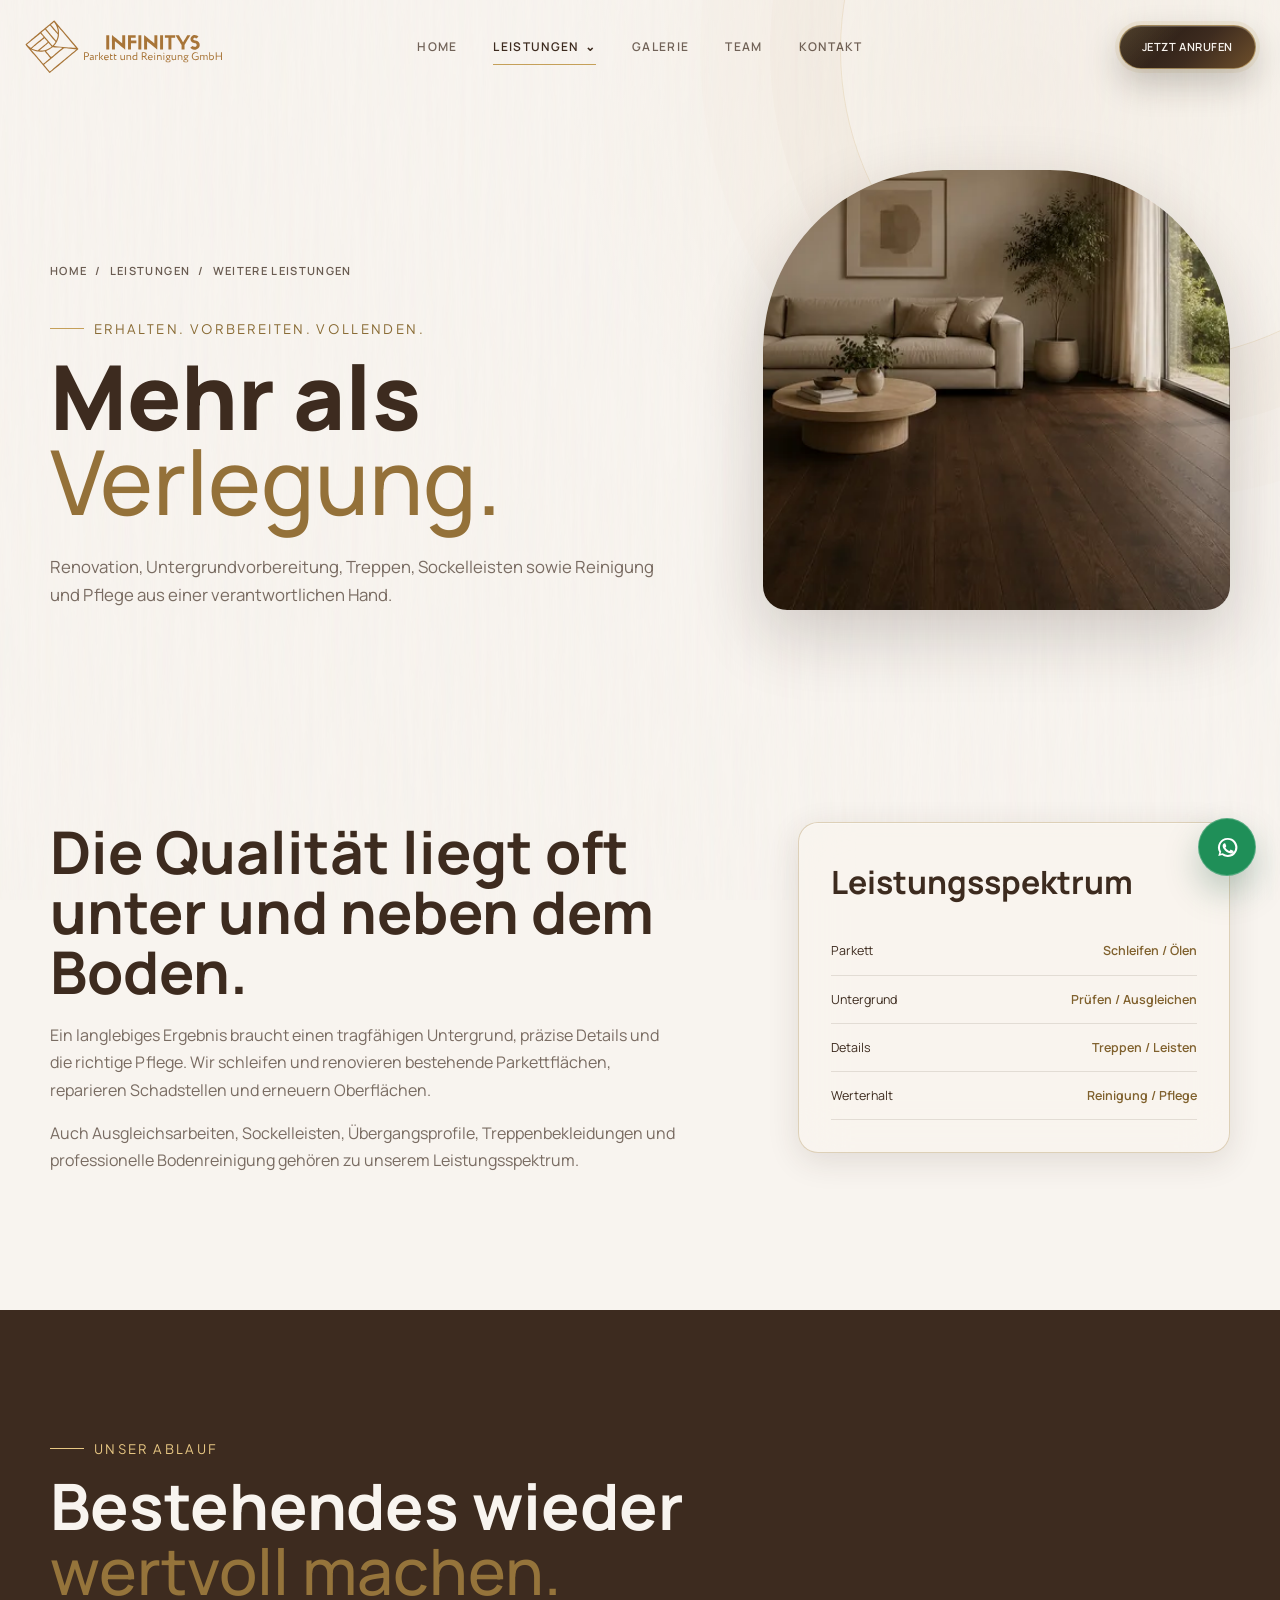
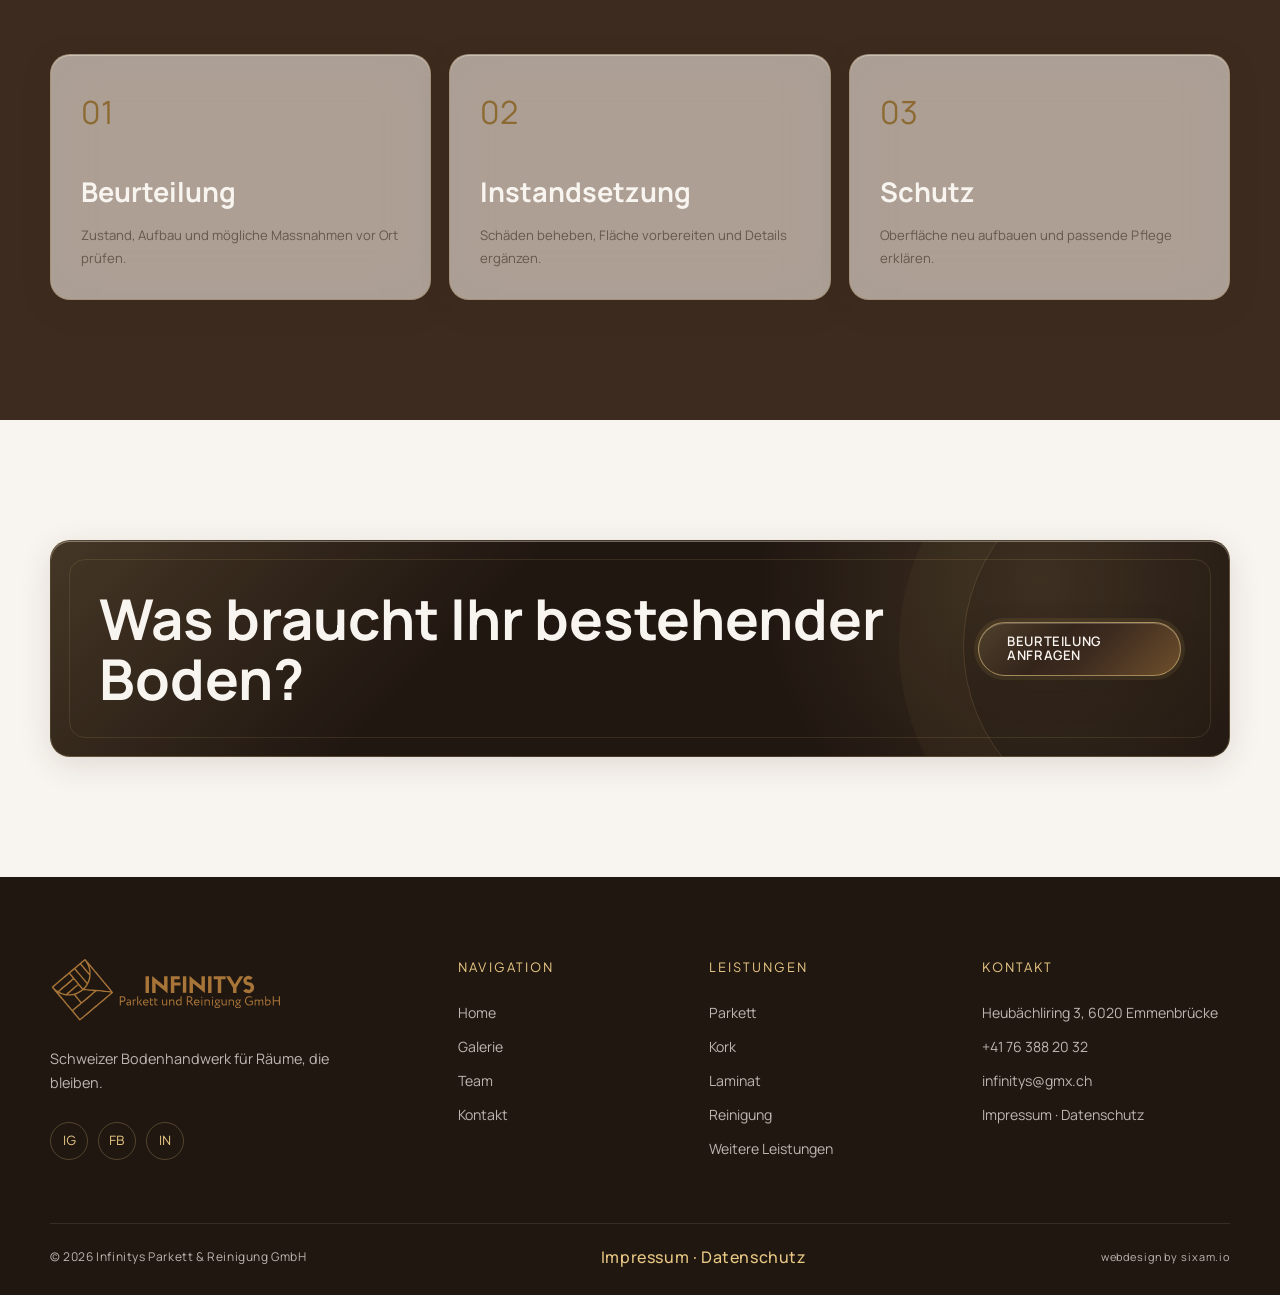
<file: weitere-leistungen.html>
<!DOCTYPE html><html lang="de"><head><meta charset="UTF-8"><meta name="viewport" content="width=device-width, initial-scale=1.0"><meta name="description" content="Weitere Leistungen von Infinitys Parkett: Parkett schleifen, renovieren, Untergrund vorbereiten, Treppen, Sockelleisten und Bodenpflege."><title>Weitere Leistungen | Renovation & Bodenpflege</title><link rel="stylesheet" href="css/base.css"><link rel="stylesheet" href="css/nav.css"><link rel="stylesheet" href="css/animations.css"><link rel="stylesheet" href="css/pages.css">  <link rel="icon" type="image/png" href="assets/favicon.png">
</head><body>
<header class="site-header"><div class="nav-shell"><a class="brand-logo" href="/"><img src="assets/infinitys-logo.svg" width="1945" height="555" alt="Infinitys Parkett &amp; Reinigung GmbH" decoding="async"></a><nav class="desktop-nav"><a class="nav-link" href="/">Home</a><div class="nav-services"><button class="nav-link active" type="button" aria-expanded="false" aria-haspopup="true">Leistungen <span>⌄</span></button><div class="dropdown-panel glass"><div class="dropdown-grid"><a class="dropdown-item" href="/parkett">Parkett</a><a class="dropdown-item" href="/kork">Kork</a><a class="dropdown-item" href="/laminat">Laminat</a><a class="dropdown-item" href="/teppich">Teppich</a><a class="dropdown-item" href="/pvc">PVC</a><a class="dropdown-item" href="/reinigung">Reinigung</a><a class="dropdown-item" href="/weitere-leistungen">Weitere Leistungen</a></div></div></div><a class="nav-link" href="/galerie">Galerie</a><a class="nav-link" href="/team">Team</a><a class="nav-link" href="/kontakt">Kontakt</a></nav><a class="btn btn-primary nav-cta" href="tel:+41763882032">Jetzt anrufen</a><button class="menu-toggle" type="button" aria-label="Menü öffnen" aria-expanded="false"><span class="menu-toggle-lines"></span></button></div></header>
<nav class="mobile-menu"><div class="mobile-menu-inner"><a class="mobile-link" href="/">Home</a><button class="mobile-accordion-toggle" type="button" aria-expanded="false">Leistungen <span>+</span></button><div class="mobile-submenu"><a href="/parkett">Parkett</a><a href="/kork">Kork</a><a href="/laminat">Laminat</a><a href="/teppich">Teppich</a><a href="/pvc">PVC</a><a href="/reinigung">Reinigung</a><a href="/weitere-leistungen">Weitere</a></div><a class="mobile-link" href="/galerie">Galerie</a><a class="mobile-link" href="/team">Team</a><a class="mobile-link" href="/kontakt">Kontakt</a></div></nav>
<main><section class="page-hero"><div class="container detail-hero-grid"><div data-reveal><div class="breadcrumbs"><a href="/">Home</a><span>/</span><a href="/leistungen">Leistungen</a><span>/</span><span>Weitere Leistungen</span></div><span class="section-kicker">Erhalten. Vorbereiten. Vollenden.</span><h1 class="page-title">Mehr als <em>Verlegung.</em></h1><p class="page-lead">Renovation, Untergrundvorbereitung, Treppen, Sockelleisten sowie Reinigung und Pflege aus einer verantwortlichen Hand.</p></div><picture class="detail-hero-image detail-hero-picture" data-reveal><source srcset="assets/brown-533.webp" type="image/webp"><img src="assets/brown.png" width="1448" height="1086" alt="Renovierter Holzboden mit warmer brauner Oberfläche" fetchpriority="high" decoding="async"></picture></div></section>
<section class="section"><div class="container detail-grid"><div class="detail-copy"><h2>Die Qualität liegt oft unter und neben dem Boden.</h2><p>Ein langlebiges Ergebnis braucht einen tragfähigen Untergrund, präzise Details und die richtige Pflege. Wir schleifen und renovieren bestehende Parkettflächen, reparieren Schadstellen und erneuern Oberflächen.</p><p>Auch Ausgleichsarbeiten, Sockelleisten, Übergangsprofile, Treppenbekleidungen und professionelle Bodenreinigung gehören zu unserem Leistungsspektrum.</p></div><aside class="detail-aside glass"><h3>Leistungsspektrum</h3><ul class="fact-list"><li><span>Parkett</span><strong>Schleifen / Ölen</strong></li><li><span>Untergrund</span><strong>Prüfen / Ausgleichen</strong></li><li><span>Details</span><strong>Treppen / Leisten</strong></li><li><span>Werterhalt</span><strong>Reinigung / Pflege</strong></li></ul></aside></div></section>
<section class="section dark-section"><div class="container"><span class="section-kicker">Unser Ablauf</span><h2 class="section-heading">Bestehendes wieder <em>wertvoll machen.</em></h2><div class="steps-grid"><article class="step-card glass"><span>01</span><h3>Beurteilung</h3><p>Zustand, Aufbau und mögliche Massnahmen vor Ort prüfen.</p></article><article class="step-card glass"><span>02</span><h3>Instandsetzung</h3><p>Schäden beheben, Fläche vorbereiten und Details ergänzen.</p></article><article class="step-card glass"><span>03</span><h3>Schutz</h3><p>Oberfläche neu aufbauen und passende Pflege erklären.</p></article></div></div></section>
<section class="section"><div class="container page-cta glass"><h2>Was braucht Ihr bestehender Boden?</h2><a class="btn btn-primary" href="/kontakt">Beurteilung anfragen</a></div></section></main>
  <footer class="site-footer">
    <div class="container footer-main">
      <div class="footer-brand">
        <img src="assets/infinitys-logo.svg" width="1945" height="555" alt="Infinitys Parkett &amp; Reinigung GmbH" loading="lazy" decoding="async">
        <p>Schweizer Bodenhandwerk für Räume, die bleiben.</p>
        <div class="social-links" aria-label="Social Media">
          <a href="#" aria-label="Instagram">IG</a>
          <a href="#" aria-label="Facebook">FB</a>
          <a href="#" aria-label="LinkedIn">IN</a>
        </div>
      </div>
      <div>
        <h2 class="footer-title">Navigation</h2>
        <ul class="footer-links">
          <li><a href="/">Home</a></li>
          <li><a href="/galerie">Galerie</a></li>
          <li><a href="/team">Team</a></li>
          <li><a href="/kontakt">Kontakt</a></li>
        </ul>
      </div>
      <div>
        <h2 class="footer-title">Leistungen</h2>
        <ul class="footer-links">
          <li><a href="/parkett">Parkett</a></li>
          <li><a href="/kork">Kork</a></li>
          <li><a href="/laminat">Laminat</a></li>
          <li><a href="/reinigung">Reinigung</a></li><li><a href="/weitere-leistungen">Weitere Leistungen</a></li>
        </ul>
      </div>
      <div>
        <h2 class="footer-title">Kontakt</h2>
        <ul class="footer-links">
          <li>Heubächliring 3, 6020 Emmenbrücke</li>
          <li><a href="tel:+41763882032">+41 76 388 20 32</a></li>
          <li><a href="/kontakt" data-mail-link>E-Mail anzeigen</a></li>
          <li><a href="/impressum">Impressum</a> · <a href="/datenschutz">Datenschutz</a></li>
        </ul>
      </div>
    </div>
    <div class="container footer-bottom">
      <span>© 2026 Infinitys Parkett &amp; Reinigung GmbH</span>
      <strong><a href="/impressum">Impressum</a> · <a href="/datenschutz">Datenschutz</a></strong>
      <a class="footer-credit" href="https://sixam.io" target="_blank" rel="noopener noreferrer">webdesign by sixam.io</a>
    </div>
  </footer><script src="js/nav.js"></script><script src="js/reveal.js"></script>  <script src="js/contact-link.js"></script>
</body></html>
</file>
<file: css/base.css>
@import url("https://fonts.googleapis.com/css2?family=Manrope:wght@400;500;600;700;800&family=Plus+Jakarta+Sans:wght@500;600;700&display=swap");

:root {
  --walnut: #3d2b1f;
  --walnut-deep: #211711;
  --oak-gold: #c5a059;
  --oak-light: #e8c884;
  --slate: #2f3542;
  --ivory: #f8f4ef;
  --cream: #ede8e0;
  --mist: rgba(255, 255, 255, 0.08);
  --border-glass: rgba(255, 255, 255, 0.14);
  --glass: rgba(248, 244, 239, 0.58);
  --glass-border: rgba(151, 112, 46, 0.28);
  --shadow-soft: 0 8px 32px rgba(61, 43, 31, 0.12), inset 0 1px 0 rgba(255, 255, 255, 0.35);
  --shadow-deep: 0 24px 70px rgba(41, 27, 18, 0.2), inset 0 1px 0 rgba(255, 255, 255, 0.35);
  --font-display: "Manrope", Arial, sans-serif;
  --font-body: "Manrope", Arial, sans-serif;
  --font-label: "Plus Jakarta Sans", Arial, sans-serif;
  --ease-organic: cubic-bezier(0.22, 1, 0.36, 1);
  --container: min(1180px, calc(100vw - 48px));
}

*,
*::before,
*::after {
  box-sizing: border-box;
}

html {
  scroll-behavior: smooth;
}

body {
  margin: 0;
  color: var(--walnut);
  background-color: var(--ivory);
  font-family: var(--font-body);
  font-size: 16px;
  line-height: 1.7;
  -webkit-font-smoothing: antialiased;
}

body::before {
  position: fixed;
  z-index: -1;
  inset: 0;
  content: "";
  pointer-events: none;
  opacity: 0.42;
  background-image:
    url("data:image/svg+xml,%3Csvg viewBox='0 0 220 220' xmlns='http://www.w3.org/2000/svg'%3E%3Cfilter id='n'%3E%3CfeTurbulence type='fractalNoise' baseFrequency='.62 .035' numOctaves='3' stitchTiles='stitch'/%3E%3C/filter%3E%3Crect width='100%25' height='100%25' filter='url(%23n)' opacity='.07'/%3E%3C/svg%3E"),
    radial-gradient(circle at 80% 10%, rgba(197, 160, 89, 0.14), transparent 35%);
}

body.menu-open {
  overflow: hidden;
}

img,
svg {
  display: block;
  max-width: 100%;
}

img {
  height: auto;
}

a {
  color: inherit;
  text-decoration: none;
}

a:focus-visible,
button:focus-visible,
input:focus-visible,
textarea:focus-visible,
select:focus-visible {
  outline: 3px solid var(--oak-gold);
  outline-offset: 4px;
}

button,
input,
textarea,
select {
  font: inherit;
}

button {
  color: inherit;
}

::selection {
  color: var(--ivory);
  background: var(--oak-gold);
}

.container {
  width: var(--container);
  margin-inline: auto;
}

.section {
  position: relative;
  padding: 120px 0;
}

.section-kicker {
  display: inline-flex;
  align-items: center;
  gap: 10px;
  margin-bottom: 18px;
  color: #896b34;
  font-family: var(--font-label);
  font-size: 0.82rem;
  letter-spacing: 0.18em;
  line-height: 1;
  text-transform: uppercase;
}

.section-kicker::before {
  width: 34px;
  height: 1px;
  content: "";
  background: var(--oak-gold);
}

.section-heading {
  max-width: 720px;
  margin: 0;
  font-family: var(--font-display);
  font-size: clamp(2.6rem, 5vw, 4.6rem);
  font-weight: 700;
  letter-spacing: 0;
  line-height: 1.02;
}

.section-heading em {
  color: #95743b;
  font-style: normal;
  font-weight: 500;
}

.section-copy {
  max-width: 560px;
  margin: 24px 0 0;
  color: rgba(61, 43, 31, 0.7);
}

.glass {
  border: 0.5px solid var(--glass-border);
  border-radius: 20px;
  background: var(--glass);
  box-shadow: var(--shadow-soft);
  backdrop-filter: blur(24px) saturate(160%);
  -webkit-backdrop-filter: blur(24px) saturate(160%);
}

.btn {
  position: relative;
  display: inline-flex;
  min-height: 54px;
  align-items: center;
  justify-content: center;
  gap: 12px;
  overflow: hidden;
  padding: 0 28px;
  border: 1px solid transparent;
  border-radius: 999px;
  font-size: 0.82rem;
  font-weight: 600;
  letter-spacing: 0.05em;
  line-height: 1;
  text-transform: uppercase;
  transition: transform 220ms var(--ease-organic), box-shadow 220ms ease, background 220ms ease, border-color 220ms ease;
}

.btn:hover {
  transform: translateY(-2px);
}

.btn-primary {
  color: var(--ivory);
  border-color: rgba(232, 200, 132, 0.58);
  background:
    linear-gradient(135deg, rgba(232, 200, 132, 0.24), transparent 38%),
    linear-gradient(135deg, var(--walnut-deep), var(--walnut) 56%, #6e4f2b);
  box-shadow:
    0 14px 34px rgba(33, 23, 17, 0.24),
    0 0 0 4px rgba(197, 160, 89, 0.12),
    inset 0 1px 0 rgba(255, 255, 255, 0.2);
}

.btn-primary:hover {
  border-color: rgba(232, 200, 132, 0.82);
  background:
    linear-gradient(135deg, rgba(232, 200, 132, 0.32), transparent 40%),
    linear-gradient(135deg, #130d09, var(--walnut-deep) 54%, #7d5a30);
  box-shadow:
    0 18px 42px rgba(33, 23, 17, 0.32),
    0 0 0 5px rgba(197, 160, 89, 0.18),
    inset 0 1px 0 rgba(255, 255, 255, 0.24);
}

.btn-ghost {
  border-color: rgba(61, 43, 31, 0.3);
  color: var(--walnut);
  background: rgba(248, 244, 239, 0.42);
}

.btn-ghost:hover {
  border-color: rgba(61, 43, 31, 0.52);
  background: rgba(255, 255, 255, 0.68);
}

.dark-section .btn-primary,
.cta-banner .btn-primary {
  color: var(--walnut-deep);
  background: var(--ivory);
  box-shadow: 0 10px 24px rgba(0, 0, 0, 0.14);
}

.dark-section .btn-primary:hover,
.cta-banner .btn-primary:hover {
  background: #ffffff;
  box-shadow: 0 14px 30px rgba(0, 0, 0, 0.2);
}

.whatsapp-float {
  position: fixed;
  z-index: 1100;
  right: 24px;
  bottom: 24px;
  display: grid;
  width: 58px;
  height: 58px;
  place-items: center;
  border: 1px solid rgba(255, 255, 255, 0.24);
  border-radius: 50%;
  color: #ffffff;
  background: #1f8f58;
  box-shadow: 0 16px 34px rgba(20, 82, 53, 0.26);
  transition: transform 220ms var(--ease-organic), box-shadow 220ms ease, background 220ms ease;
}

.whatsapp-float:hover {
  transform: translateY(-3px);
  background: #187a4a;
  box-shadow: 0 20px 42px rgba(20, 82, 53, 0.32);
}

.whatsapp-float svg {
  width: 29px;
  height: 29px;
  fill: currentColor;
}

.text-link {
  display: inline-flex;
  align-items: center;
  gap: 10px;
  color: #80632e;
  font-size: 0.78rem;
  font-weight: 600;
  letter-spacing: 0.1em;
  text-transform: uppercase;
}

.text-link span {
  transition: transform 250ms var(--ease-organic);
}

.text-link:hover span {
  transform: translateX(5px);
}

.wood-image {
  position: relative;
  overflow: hidden;
  background:
    linear-gradient(125deg, rgba(32, 22, 15, 0.15), rgba(197, 160, 89, 0.28)),
    repeating-linear-gradient(96deg, #4c3425 0 17px, #6e4b31 18px 38px, #bd9454 39px 40px);
}

.wood-image::after {
  position: absolute;
  inset: 0;
  content: "";
  opacity: 0.6;
  background:
    radial-gradient(ellipse at 15% 30%, transparent 0 8%, rgba(255, 255, 255, 0.12) 8.4% 8.8%, transparent 9.2%),
    linear-gradient(135deg, rgba(255, 255, 255, 0.15), transparent 45%, rgba(20, 13, 8, 0.24));
  background-size: 180px 340px, 100% 100%;
  mix-blend-mode: soft-light;
}

.icon-box {
  display: grid;
  width: 52px;
  height: 52px;
  place-items: center;
  border: 1px solid rgba(197, 160, 89, 0.36);
  border-radius: 16px;
  color: #8b6b34;
  background: rgba(255, 255, 255, 0.32);
}

.icon-box svg {
  width: 25px;
  height: 25px;
  fill: none;
  stroke: currentColor;
  stroke-linecap: round;
  stroke-linejoin: round;
  stroke-width: 1.35;
}

.site-footer {
  color: rgba(248, 244, 239, 0.72);
  background: var(--walnut-deep);
}

.footer-main {
  display: grid;
  grid-template-columns: 1.5fr 0.8fr 0.9fr 1.1fr;
  gap: 70px;
  padding: 80px 0 62px;
}

.footer-brand img {
  width: 230px;
  margin-bottom: 24px;
}

.footer-brand p {
  max-width: 320px;
  margin: 0;
  font-size: 0.9rem;
}

.footer-title {
  margin: 0 0 22px;
  color: var(--oak-light);
  font-family: var(--font-label);
  font-size: 0.8rem;
  font-weight: 400;
  letter-spacing: 0.16em;
  text-transform: uppercase;
}

.footer-links {
  display: grid;
  gap: 10px;
  margin: 0;
  padding: 0;
  list-style: none;
  font-size: 0.88rem;
}

.footer-links a {
  transition: color 200ms ease;
}

.footer-links a:hover {
  color: var(--oak-light);
}

.social-links {
  display: flex;
  gap: 10px;
  margin-top: 26px;
}

.social-links a {
  display: grid;
  width: 38px;
  height: 38px;
  place-items: center;
  border: 1px solid rgba(232, 200, 132, 0.25);
  border-radius: 50%;
  color: var(--oak-light);
  font-family: var(--font-label);
  font-size: 0.78rem;
  transition: background 200ms ease, color 200ms ease;
}

.social-links a:hover {
  color: var(--walnut-deep);
  background: var(--oak-light);
}

.footer-bottom {
  display: flex;
  align-items: center;
  justify-content: space-between;
  padding: 20px 0 24px;
  border-top: 1px solid rgba(248, 244, 239, 0.1);
  font-size: 0.75rem;
  letter-spacing: 0.05em;
}

.footer-bottom strong {
  color: var(--oak-light);
  font-family: var(--font-display);
  font-size: 1rem;
  font-style: normal;
  font-weight: 500;
}

.footer-credit {
  color: rgba(248, 244, 239, 0.72);
  font-size: 0.68rem;
  letter-spacing: 0.08em;
  text-transform: lowercase;
  transition: color 200ms ease;
}

.footer-credit:hover {
  color: var(--oak-light);
}

@media (max-width: 900px) {
  :root {
    --container: min(100% - 32px, 700px);
  }

  .section {
    padding: 88px 0;
  }

  .whatsapp-float {
    right: 18px;
    bottom: 18px;
    width: 54px;
    height: 54px;
  }

  .footer-main {
    grid-template-columns: 1.4fr 1fr;
    gap: 48px 30px;
  }
}

@media (max-width: 600px) {
  :root {
    --container: min(100% - 24px, 520px);
  }

  .section {
    padding: 72px 0;
  }

  .section-heading {
    max-width: 100%;
    font-size: clamp(2.35rem, 11vw, 3rem);
    line-height: 1.06;
    overflow-wrap: anywhere;
  }

  .section-copy {
    max-width: 100%;
  }

  .footer-main {
    grid-template-columns: 1fr;
    padding: 64px 0 44px;
  }

  .footer-bottom {
    display: grid;
    gap: 6px;
    justify-content: center;
    text-align: center;
  }
}
</file>
<file: css/nav.css>
.site-header {
  position: fixed;
  z-index: 1000;
  top: 0;
  right: 0;
  left: 0;
  transition: background 350ms ease, box-shadow 350ms ease, border-color 350ms ease;
}

.site-header.is-scrolled {
  border-bottom: 0.5px solid var(--glass-border);
  background: rgba(248, 244, 239, 0.76);
  box-shadow: 0 8px 28px rgba(61, 43, 31, 0.09);
  backdrop-filter: blur(24px) saturate(160%);
  -webkit-backdrop-filter: blur(24px) saturate(160%);
}

.nav-shell {
  display: grid;
  width: min(1320px, calc(100vw - 48px));
  height: 94px;
  margin: 0 auto;
  grid-template-columns: 1fr auto 1fr;
  align-items: center;
  gap: 30px;
  transition: height 350ms var(--ease-organic);
}

.is-scrolled .nav-shell {
  height: 76px;
}

.brand-logo {
  justify-self: start;
}

.brand-logo img {
  width: 198px;
  transition: width 350ms var(--ease-organic);
}

.is-scrolled .brand-logo img {
  width: 174px;
}

.desktop-nav {
  display: flex;
  align-items: center;
  gap: 36px;
}

.nav-link {
  position: relative;
  padding: 34px 0;
  color: rgba(61, 43, 31, 0.72);
  font-size: 0.75rem;
  font-weight: 600;
  letter-spacing: 0.11em;
  text-transform: uppercase;
  transition: color 200ms ease, padding 350ms ease;
}

.is-scrolled .nav-link {
  padding: 25px 0;
}

.nav-link::after {
  position: absolute;
  right: 0;
  bottom: 26px;
  left: 0;
  height: 1px;
  content: "";
  transform: scaleX(0);
  transform-origin: right;
  background: var(--oak-gold);
  transition: transform 250ms var(--ease-organic), bottom 350ms ease;
}

.is-scrolled .nav-link::after {
  bottom: 18px;
}

.nav-link:hover,
.nav-link.active {
  color: var(--walnut);
}

.nav-link:hover::after,
.nav-link.active::after {
  transform: scaleX(1);
  transform-origin: left;
}

.nav-services {
  position: relative;
}

.nav-services .nav-link {
  display: flex;
  align-items: center;
  gap: 6px;
  border: 0;
  background: transparent;
  cursor: pointer;
}

.dropdown-panel {
  position: absolute;
  top: calc(100% - 7px);
  left: 50%;
  width: 540px;
  padding: 18px;
  opacity: 0;
  pointer-events: none;
  transform: translateX(-50%) translateY(-8px);
  clip-path: inset(0 0 100% 0 round 20px);
  transition: clip-path 420ms cubic-bezier(0.34, 1.56, 0.64, 1), opacity 240ms ease, transform 420ms var(--ease-organic);
}

.nav-services:hover .dropdown-panel,
.nav-services:focus-within .dropdown-panel,
.nav-services.is-open .dropdown-panel {
  opacity: 1;
  pointer-events: auto;
  transform: translateX(-50%) translateY(0);
  clip-path: inset(0 0 0 0 round 20px);
}

.dropdown-grid {
  display: grid;
  grid-template-columns: repeat(2, 1fr);
  gap: 5px;
}

.dropdown-item {
  display: flex;
  align-items: center;
  gap: 12px;
  padding: 13px;
  border-radius: 12px;
  color: rgba(61, 43, 31, 0.78);
  font-size: 0.82rem;
  font-weight: 500;
  transition: color 200ms ease, background 200ms ease, transform 200ms ease;
}

.dropdown-item svg {
  width: 18px;
  height: 18px;
  fill: none;
  stroke: var(--oak-gold);
  stroke-width: 1.4;
}

.dropdown-item:hover {
  color: var(--walnut);
  transform: translateX(3px);
  background: rgba(197, 160, 89, 0.12);
}

.nav-cta {
  min-height: 44px;
  justify-self: end;
  padding: 0 22px;
  font-size: 0.7rem;
}

.menu-toggle {
  display: none;
  width: 48px;
  height: 48px;
  place-items: center;
  padding: 0;
  border: 1px solid rgba(61, 43, 31, 0.16);
  border-radius: 50%;
  background: rgba(248, 244, 239, 0.5);
}

.menu-toggle-lines,
.menu-toggle-lines::before,
.menu-toggle-lines::after {
  display: block;
  width: 19px;
  height: 1.5px;
  content: "";
  background: var(--walnut);
  transition: transform 280ms ease, opacity 200ms ease;
}

.menu-toggle-lines {
  position: relative;
}

.menu-toggle-lines::before {
  position: absolute;
  transform: translateY(-6px);
}

.menu-toggle-lines::after {
  position: absolute;
  transform: translateY(6px);
}

.menu-toggle[aria-expanded="true"] .menu-toggle-lines {
  background: transparent;
}

.menu-toggle[aria-expanded="true"] .menu-toggle-lines::before {
  transform: rotate(45deg);
}

.menu-toggle[aria-expanded="true"] .menu-toggle-lines::after {
  transform: rotate(-45deg);
}

.mobile-menu {
  position: fixed;
  z-index: 999;
  inset: 0;
  display: grid;
  align-items: center;
  padding: 112px 24px 40px;
  opacity: 0;
  pointer-events: none;
  transform: translateY(-12px);
  color: var(--ivory);
  background: rgba(33, 23, 17, 0.97);
  transition: opacity 300ms ease, transform 350ms var(--ease-organic);
}

.mobile-menu.is-open {
  opacity: 1;
  pointer-events: auto;
  transform: translateY(0);
}

.mobile-menu-inner {
  display: grid;
  width: min(100%, 520px);
  margin: 0 auto;
  gap: 12px;
}

.mobile-link,
.mobile-accordion-toggle {
  display: flex;
  width: 100%;
  align-items: center;
  justify-content: space-between;
  padding: 6px 0;
  border: 0;
  color: var(--ivory);
  background: transparent;
  font-family: var(--font-display);
  font-size: clamp(2.4rem, 11vw, 4.5rem);
  line-height: 1;
  text-align: left;
}

.mobile-link.active {
  color: var(--oak-light);
}

.mobile-submenu {
  display: grid;
  max-height: 0;
  grid-template-columns: repeat(2, 1fr);
  gap: 0 16px;
  overflow: hidden;
  transition: max-height 400ms var(--ease-organic), padding 300ms ease;
}

.mobile-submenu.is-open {
  max-height: 290px;
  padding: 10px 0 18px;
}

.mobile-submenu a {
  padding: 8px 0;
  color: var(--oak-light);
  font-size: 0.76rem;
  letter-spacing: 0.1em;
  text-transform: uppercase;
}

@media (max-width: 1050px) {
  .desktop-nav,
  .nav-cta {
    display: none;
  }

  .nav-shell {
    width: min(100% - 32px, 900px);
    height: 80px;
    grid-template-columns: 1fr auto;
  }

  .brand-logo img,
  .is-scrolled .brand-logo img {
    width: 176px;
  }

  .menu-toggle {
    display: grid;
  }
}

@media (max-width: 600px) {
  .nav-shell {
    width: calc(100% - 24px);
  }

  .brand-logo img,
  .is-scrolled .brand-logo img {
    width: 158px;
  }
}
</file>
<file: css/animations.css>
.hero-reveal {
  opacity: 0;
  transform: translateY(24px);
  animation: hero-in 900ms var(--ease-organic) forwards;
}

.hero-reveal:nth-child(1) { animation-delay: 120ms; }
.hero-reveal:nth-child(2) { animation-delay: 200ms; }
.hero-reveal:nth-child(3) { animation-delay: 280ms; }
.hero-reveal:nth-child(4) { animation-delay: 360ms; }
.hero-reveal:nth-child(5) { animation-delay: 440ms; }

@keyframes hero-in {
  to {
    opacity: 1;
    transform: translateY(0);
  }
}

[data-reveal] {
  opacity: 0;
  transform: translateY(28px);
  transition: opacity 700ms ease-out, transform 700ms var(--ease-organic);
}

[data-reveal].is-visible {
  opacity: 1;
  transform: translateY(0);
}

[data-reveal-group] > * {
  opacity: 0;
  transform: translateY(28px);
  transition: opacity 650ms ease-out, transform 650ms var(--ease-organic);
}

[data-reveal-group].is-visible > * {
  opacity: 1;
  transform: translateY(0);
}

[data-reveal-group].is-visible > *:nth-child(2) { transition-delay: 60ms; }
[data-reveal-group].is-visible > *:nth-child(3) { transition-delay: 120ms; }
[data-reveal-group].is-visible > *:nth-child(4) { transition-delay: 180ms; }
[data-reveal-group].is-visible > *:nth-child(5) { transition-delay: 240ms; }
[data-reveal-group].is-visible > *:nth-child(6) { transition-delay: 300ms; }

@media (prefers-reduced-motion: reduce) {
  html {
    scroll-behavior: auto;
  }

  *,
  *::before,
  *::after {
    scroll-behavior: auto !important;
    animation-duration: 0.01ms !important;
    animation-iteration-count: 1 !important;
    transition-duration: 0.01ms !important;
  }

  [data-reveal],
  [data-reveal-group] > *,
  .hero-reveal {
    opacity: 1;
    transform: none;
  }
}
</file>
<file: css/pages.css>
.page-hero {
  position: relative;
  overflow: hidden;
  padding: 170px 0 92px;
}

.page-hero::after {
  position: absolute;
  z-index: -1;
  top: -260px;
  right: -180px;
  width: 620px;
  height: 620px;
  border: 1px solid rgba(197, 160, 89, 0.2);
  border-radius: 50%;
  content: "";
  box-shadow:
    0 0 0 70px rgba(197, 160, 89, 0.03),
    0 0 0 140px rgba(197, 160, 89, 0.02);
}

.breadcrumbs {
  display: flex;
  flex-wrap: wrap;
  gap: 8px;
  margin-bottom: 30px;
  color: rgba(61, 43, 31, 0.76);
  font-size: 0.7rem;
  font-weight: 600;
  letter-spacing: 0.12em;
  text-transform: uppercase;
}

.breadcrumbs a:hover {
  color: #84632d;
}

.page-title {
  max-width: 950px;
  margin: 0;
  font-family: var(--font-display);
  font-size: clamp(3.6rem, 7vw, 6.8rem);
  font-weight: 800;
  letter-spacing: 0;
  line-height: 0.95;
}

.page-title em {
  display: block;
  color: #947139;
  font-style: normal;
  font-weight: 500;
}

.page-lead {
  max-width: 620px;
  margin: 30px 0 0;
  color: rgba(61, 43, 31, 0.68);
  font-size: 1.05rem;
}

.dark-section {
  color: var(--ivory);
  background: var(--walnut);
}

.dark-section .section-kicker {
  color: var(--oak-light);
}

.dark-section .section-kicker::before {
  background: var(--oak-light);
}

.dark-section .section-copy {
  color: rgba(248, 244, 239, 0.68);
}

.services-overview {
  display: grid;
  grid-template-columns: repeat(2, 1fr);
  gap: 22px;
}

.overview-card {
  position: relative;
  min-height: 380px;
  overflow: hidden;
  padding: 38px;
  transition:
    transform 320ms var(--ease-organic),
    box-shadow 320ms ease;
}

.overview-card:nth-child(3n) {
  min-height: 450px;
}

.overview-card::before {
  position: absolute;
  top: 0;
  bottom: 0;
  left: 0;
  width: 3px;
  content: "";
  transform: scaleY(0);
  transform-origin: bottom;
  background: var(--oak-gold);
  transition: transform 280ms var(--ease-organic);
}

.overview-card:hover {
  transform: translateY(-5px);
  box-shadow: var(--shadow-deep);
}

.overview-card:hover::before {
  transform: scaleY(1);
  transform-origin: top;
}

.overview-card h2 {
  margin: 30px 0 12px;
  font-family: var(--font-display);
  font-size: 3rem;
  font-weight: 700;
  letter-spacing: 0;
  line-height: 1.05;
}

.overview-card p {
  max-width: 480px;
  margin: 0;
  color: rgba(61, 43, 31, 0.64);
  font-size: 0.9rem;
}

.benefit-list {
  display: grid;
  gap: 8px;
  margin: 22px 0 30px;
  padding: 0;
  list-style: none;
  color: rgba(61, 43, 31, 0.74);
  font-size: 0.8rem;
}

.benefit-list li::before {
  margin-right: 10px;
  color: var(--oak-gold);
  content: "—";
}

.service-feature {
  display: grid;
  grid-template-columns: 1fr 1fr;
  align-items: center;
  gap: clamp(50px, 9vw, 120px);
}

.service-feature.reverse .feature-image {
  order: 2;
}

.feature-image {
  min-height: 540px;
  border-radius: 22px 140px 22px 22px;
  box-shadow: var(--shadow-deep);
}

.service-feature.reverse .feature-image {
  border-radius: 140px 22px 22px 22px;
}

.feature-copy h2,
.detail-copy h2 {
  margin: 0 0 20px;
  font-family: var(--font-display);
  font-size: clamp(2.6rem, 4.6vw, 4.4rem);
  font-weight: 700;
  letter-spacing: 0;
  line-height: 1.02;
  overflow-wrap: anywhere;
}

.feature-copy p,
.detail-copy p {
  color: rgba(61, 43, 31, 0.68);
}

.detail-hero-grid {
  display: grid;
  grid-template-columns: 1.05fr 0.75fr;
  align-items: end;
  gap: 60px;
}

.detail-hero-grid > *,
.detail-grid > *,
.service-feature > * {
  min-width: 0;
}

.detail-hero-image {
  width: 100%;
  min-height: 440px;
  border-radius: 180px 180px 24px 24px;
  box-shadow: var(--shadow-deep);
}

.detail-hero-picture {
  display: block;
  max-width: 100%;
  aspect-ratio: 724 / 543;
  overflow: hidden;
}

.detail-hero-picture img {
  width: 100%;
  height: 100%;
  object-fit: cover;
}

.cleaning-image {
  position: relative;
  overflow: hidden;
  background:
    linear-gradient(145deg, rgba(61, 43, 31, 0.06), rgba(197, 160, 89, 0.28)),
    radial-gradient(
      circle at 72% 24%,
      rgba(255, 255, 255, 0.9) 0 8%,
      transparent 8.5%
    ),
    repeating-linear-gradient(135deg, #e9dfd0 0 24px, #f8f4ef 24px 48px);
}

.cleaning-image::after {
  position: absolute;
  inset: 24px;
  border: 1px solid rgba(197, 160, 89, 0.42);
  border-radius: 160px 160px 16px 16px;
  content: "";
}

.cleaning-services {
  grid-template-columns: repeat(3, 1fr);
}

.detail-grid {
  display: grid;
  grid-template-columns: 1.1fr 0.75fr;
  gap: clamp(50px, 9vw, 120px);
}

.detail-aside {
  align-self: start;
  padding: 32px;
}

.detail-aside h3 {
  margin: 0 0 18px;
  font-family: var(--font-display);
  font-size: 2rem;
}

.fact-list {
  display: grid;
  gap: 0;
  margin: 0;
  padding: 0;
  list-style: none;
}

.fact-list li {
  display: flex;
  justify-content: space-between;
  gap: 20px;
  padding: 13px 0;
  border-bottom: 1px solid rgba(61, 43, 31, 0.12);
  font-size: 0.78rem;
}

.fact-list strong {
  color: #80612e;
  font-weight: 600;
}

.steps-grid {
  display: grid;
  grid-template-columns: repeat(3, 1fr);
  gap: 18px;
  margin-top: 50px;
}

.step-card {
  padding: 30px;
}

.step-card span {
  color: #8c6a32;
  font-family: var(--font-display);
  font-size: 2rem;
  font-style: normal;
}

.step-card h3 {
  margin: 30px 0 9px;
  font-family: var(--font-display);
  font-size: 1.7rem;
}

.step-card p {
  margin: 0;
  color: rgba(61, 43, 31, 0.62);
  font-size: 0.82rem;
}

.gallery-filters {
  display: flex;
  flex-wrap: wrap;
  gap: 9px;
  margin-bottom: 40px;
}

.filter-btn {
  padding: 10px 20px;
  border: 1px solid rgba(61, 43, 31, 0.17);
  border-radius: 999px;
  color: rgba(61, 43, 31, 0.68);
  background: transparent;
  font-size: 0.72rem;
  font-weight: 600;
  letter-spacing: 0.08em;
  text-transform: uppercase;
  cursor: pointer;
  transition:
    color 220ms ease,
    background 220ms ease,
    border-color 220ms ease;
}

.filter-btn.active,
.filter-btn:hover {
  border-color: var(--oak-gold);
  color: var(--walnut-deep);
  background: var(--oak-gold);
}

.gallery-grid {
  columns: 3;
  column-gap: 16px;
}

.gallery-item {
  position: relative;
  width: 100%;
  min-height: 270px;
  margin: 0 0 16px;
  break-inside: avoid;
  overflow: hidden;
  border: 0;
  border-radius: 20px;
  cursor: pointer;
}

.gallery-item.tall {
  min-height: 500px;
}
.gallery-item.wide {
  min-height: 350px;
}
.gallery-item[hidden] {
  display: none;
}

.gallery-item::before {
  position: absolute;
  z-index: 1;
  inset: 0;
  content: "";
  background: linear-gradient(to top, rgba(33, 23, 17, 0.8), transparent 50%);
}

.gallery-overlay {
  position: absolute;
  z-index: 2;
  right: 16px;
  bottom: 16px;
  left: 16px;
  padding: 17px;
  color: var(--ivory);
  transform: translateY(calc(100% + 20px));
  background: rgba(45, 31, 22, 0.58);
  transition: transform 340ms var(--ease-organic);
}

.gallery-item:hover .gallery-overlay,
.gallery-item:focus .gallery-overlay {
  transform: translateY(0);
}

.gallery-overlay small {
  color: var(--oak-light);
  font-family: var(--font-label);
  letter-spacing: 0.14em;
  text-transform: uppercase;
}

.gallery-overlay strong {
  display: block;
  margin-top: 3px;
  font-family: var(--font-display);
  font-size: 1.35rem;
  font-weight: 500;
}

.lightbox {
  position: fixed;
  z-index: 2000;
  inset: 0;
  display: grid;
  place-items: center;
  padding: 30px;
  opacity: 0;
  pointer-events: none;
  color: var(--ivory);
  background: rgba(25, 17, 12, 0.94);
  transition: opacity 250ms ease;
}

.lightbox.is-open {
  opacity: 1;
  pointer-events: auto;
}

.lightbox-image {
  width: min(880px, calc(100vw - 120px));
  min-height: min(72vh, 700px);
  border-radius: 24px;
}

.lightbox-caption {
  margin-top: 20px;
  font-family: var(--font-display);
  font-size: 1.8rem;
  text-align: center;
}

.lightbox-btn {
  position: absolute;
  display: grid;
  width: 48px;
  height: 48px;
  place-items: center;
  border: 1px solid rgba(232, 200, 132, 0.3);
  border-radius: 50%;
  color: var(--oak-light);
  background: transparent;
  font-size: 1.5rem;
  cursor: pointer;
}

.lightbox-close {
  top: 24px;
  right: 24px;
}
.lightbox-prev {
  top: 50%;
  left: 24px;
}
.lightbox-next {
  top: 50%;
  right: 24px;
}

.team-intro {
  display: grid;
  grid-template-columns: minmax(0, 1fr) minmax(0, 1fr);
  align-items: start;
  gap: clamp(34px, 7vw, 80px);
}

.team-intro > *,
.team-grid > * {
  min-width: 0;
}

.team-grid {
  display: grid;
  grid-template-columns: repeat(auto-fit, minmax(min(100%, 280px), 360px));
  justify-content: center;
  gap: 24px;
}

.team-card {
  width: 100%;
  padding: 36px;
  text-align: center;
}

.avatar {
  position: relative;
  width: 160px;
  height: 160px;
  margin: 0 auto 26px;
  border: 1px solid rgba(197, 160, 89, 0.48);
  border-radius: 50%;
  background:
    radial-gradient(circle at 50% 34%, #d6b981 0 20%, transparent 20.5%),
    radial-gradient(circle at 50% 100%, #6e4b31 0 43%, transparent 43.5%),
    linear-gradient(145deg, #e8dbc6, #b68b53);
  box-shadow: inset 0 0 0 8px rgba(248, 244, 239, 0.62);
}

.team-card h2 {
  margin: 0;
  font-family: var(--font-display);
  font-size: 2.35rem;
  font-weight: 600;
  line-height: 1;
}

.team-role {
  display: block;
  margin: 10px 0 19px;
  color: #85642e;
  font-size: 0.65rem;
  font-weight: 600;
  letter-spacing: 0.16em;
  text-transform: uppercase;
}

.team-divider {
  width: 40px;
  height: 1px;
  margin: 0 auto 18px;
  background: var(--oak-gold);
}

.team-card p {
  margin: 0;
  color: rgba(61, 43, 31, 0.62);
  font-size: 0.84rem;
}

.contact-grid {
  display: grid;
  grid-template-columns: 1.05fr 0.85fr;
  gap: 28px;
}

.contact-form,
.contact-info {
  padding: clamp(28px, 5vw, 54px);
}

.form-grid {
  display: grid;
  grid-template-columns: 1fr 1fr;
  gap: 24px 20px;
}

.form-field {
  position: relative;
}

.form-field.is-honeypot {
  position: absolute;
  left: -10000px;
  width: 1px;
  height: 1px;
  overflow: hidden;
}

.form-field.full {
  grid-column: 1 / -1;
}

.form-field input,
.form-field textarea,
.form-field select {
  width: 100%;
  padding: 24px 0 9px;
  border: 0;
  border-bottom: 1px solid rgba(61, 43, 31, 0.25);
  border-radius: 0;
  outline: 0;
  color: var(--walnut);
  background: transparent;
}

.form-field textarea {
  min-height: 135px;
  resize: vertical;
}

.form-field label {
  position: absolute;
  top: 22px;
  left: 0;
  color: rgba(61, 43, 31, 0.55);
  font-size: 0.78rem;
  pointer-events: none;
  transition:
    top 180ms ease,
    color 180ms ease,
    font-size 180ms ease;
}

.form-field select + label,
.form-field input:focus + label,
.form-field input:not(:placeholder-shown) + label,
.form-field textarea:focus + label,
.form-field textarea:not(:placeholder-shown) + label {
  top: 2px;
  color: #80612e;
  font-size: 0.62rem;
  letter-spacing: 0.08em;
  text-transform: uppercase;
}

.form-field input:focus,
.form-field textarea:focus,
.form-field select:focus {
  border-bottom-color: var(--oak-gold);
}

.form-submit {
  margin-top: 32px;
}

.form-status {
  min-height: 24px;
  margin: 18px 0 0;
  color: #795a29;
  font-size: 0.8rem;
}

.map-placeholder {
  display: grid;
  min-height: 310px;
  place-items: center;
  border: 1px solid rgba(197, 160, 89, 0.55);
  border-radius: 20px;
  color: var(--oak-light);
  background:
    linear-gradient(rgba(61, 43, 31, 0.84), rgba(61, 43, 31, 0.84)),
    repeating-linear-gradient(45deg, #c5a059 0 1px, transparent 1px 30px);
  font-family: var(--font-display);
  font-size: 2rem;
}

.map-embed {
  min-height: 310px;
  overflow: hidden;
  border: 1px solid rgba(197, 160, 89, 0.55);
  border-radius: 20px;
  box-shadow: inset 0 1px 0 rgba(255, 255, 255, 0.3);
}

.map-embed iframe {
  display: block;
  width: 100%;
  height: 310px;
  border: 0;
  filter: sepia(0.18) saturate(0.72) contrast(0.96);
}

.contact-list {
  display: grid;
  gap: 22px;
  margin-top: 34px;
}

.contact-list h3 {
  margin: 0 0 3px;
  color: #85642e;
  font-family: var(--font-label);
  font-size: 0.72rem;
  font-weight: 400;
  letter-spacing: 0.15em;
  text-transform: uppercase;
}

.contact-list p {
  margin: 0;
  color: rgba(61, 43, 31, 0.68);
  font-size: 0.88rem;
}

.legal-layout {
  display: grid;
  grid-template-columns: minmax(0, 0.72fr) minmax(280px, 0.28fr);
  align-items: start;
  gap: clamp(28px, 5vw, 70px);
}

.legal-content {
  display: grid;
  gap: 26px;
}

.legal-card {
  padding: clamp(26px, 4vw, 42px);
}

.legal-card h2 {
  margin: 0 0 14px;
  font-family: var(--font-display);
  font-size: clamp(1.75rem, 3vw, 2.45rem);
  line-height: 1.08;
}

.legal-card h3 {
  margin: 24px 0 8px;
  color: #80612e;
  font-family: var(--font-label);
  font-size: 0.78rem;
  letter-spacing: 0.13em;
  text-transform: uppercase;
}

.legal-card p,
.legal-card li {
  color: rgba(61, 43, 31, 0.7);
  font-size: 0.92rem;
}

.legal-card p {
  margin: 0 0 14px;
}

.legal-card p:last-child {
  margin-bottom: 0;
}

.legal-card ul {
  display: grid;
  gap: 8px;
  margin: 0 0 14px;
  padding-left: 18px;
}

.legal-card a {
  color: #735424;
  font-weight: 700;
  text-decoration: underline;
  text-decoration-thickness: 1px;
  text-underline-offset: 4px;
}

.legal-aside {
  position: sticky;
  top: 110px;
  padding: 28px;
}

.legal-aside h2 {
  margin: 0 0 16px;
  font-family: var(--font-display);
  font-size: 1.6rem;
  line-height: 1.1;
}

.legal-aside dl {
  display: grid;
  gap: 14px;
  margin: 0;
}

.legal-aside dt {
  color: #80612e;
  font-family: var(--font-label);
  font-size: 0.66rem;
  font-weight: 700;
  letter-spacing: 0.12em;
  text-transform: uppercase;
}

.legal-aside dd {
  margin: 4px 0 0;
  color: rgba(61, 43, 31, 0.74);
  font-size: 0.88rem;
}

.page-cta {
  position: relative;
  display: flex;
  scroll-margin-top: 120px;
  align-items: center;
  justify-content: space-between;
  gap: 35px;
  overflow: hidden;
  padding: 48px;
  color: var(--ivory);
  border-color: rgba(232, 200, 132, 0.2);
  background:
    linear-gradient(135deg, rgba(232, 200, 132, 0.18), transparent 36%),
    radial-gradient(
      circle at 84% 18%,
      rgba(232, 200, 132, 0.14),
      transparent 28%
    ),
    var(--walnut-deep);
}

.page-cta::before,
.page-cta::after {
  position: absolute;
  content: "";
  pointer-events: none;
}

.page-cta::before {
  inset: 18px;
  border: 1px solid rgba(232, 200, 132, 0.12);
  border-radius: 16px;
}

.page-cta::after {
  top: -35%;
  right: -8%;
  width: 360px;
  height: 360px;
  border: 1px solid rgba(232, 200, 132, 0.16);
  border-radius: 50%;
  box-shadow: 0 0 0 64px rgba(232, 200, 132, 0.03);
}

.page-cta > * {
  position: relative;
  z-index: 1;
}

.page-cta-copy {
  max-width: 720px;
}

.page-cta .section-kicker {
  color: var(--oak-light);
}

.page-cta .section-kicker::before {
  background: var(--oak-light);
}

.page-cta h2 {
  margin: 0;
  font-family: var(--font-display);
  font-size: clamp(2.3rem, 4.4vw, 4rem);
  font-weight: 700;
  letter-spacing: 0;
  line-height: 1.06;
}

.page-cta p {
  max-width: 600px;
  margin: 18px 0 0;
  color: rgba(248, 244, 239, 0.72);
}

.page-cta-points {
  display: flex;
  flex-wrap: wrap;
  gap: 10px;
  margin: 28px 0 32px;
}

.page-cta-points span {
  display: inline-flex;
  min-height: 38px;
  align-items: center;
  padding: 0 14px;
  border: 1px solid rgba(232, 200, 132, 0.2);
  border-radius: 999px;
  color: rgba(248, 244, 239, 0.84);
  background: rgba(248, 244, 239, 0.06);
  font-family: var(--font-label);
  font-size: 0.7rem;
  font-weight: 600;
  letter-spacing: 0.1em;
  text-transform: uppercase;
}

.page-cta-premium {
  display: grid;
  min-height: 420px;
  grid-template-columns: minmax(0, 1fr) 340px;
  align-items: center;
  padding: clamp(42px, 7vw, 78px);
}

.page-cta-visual {
  position: relative;
  display: grid;
  width: 340px;
  height: 340px;
  justify-self: end;
  place-items: center;
}

.page-cta-visual::before {
  position: absolute;
  inset: 26px;
  border: 1px solid rgba(232, 200, 132, 0.2);
  border-radius: 50%;
  content: "";
}

.wood-swatch {
  position: absolute;
  display: block;
  width: 168px;
  height: 86px;
  border: 1px solid rgba(255, 255, 255, 0.18);
  border-radius: 16px;
  box-shadow: 0 22px 42px rgba(0, 0, 0, 0.24);
}

.swatch-oak {
  top: 28px;
  left: 8px;
  transform: rotate(-14deg);
  background:
    linear-gradient(90deg, rgba(255, 255, 255, 0.18), transparent 24%),
    repeating-linear-gradient(
      90deg,
      #d4ad65 0 10px,
      #ba8b43 10px 12px,
      #e2c17b 12px 25px
    );
}

.swatch-smoked {
  top: 106px;
  right: 6px;
  transform: rotate(10deg);
  background:
    linear-gradient(90deg, rgba(255, 255, 255, 0.12), transparent 28%),
    repeating-linear-gradient(
      90deg,
      #5a3f2a 0 12px,
      #2e2118 12px 15px,
      #755337 15px 30px
    );
}

.swatch-natural {
  bottom: 34px;
  left: 42px;
  transform: rotate(-3deg);
  background:
    linear-gradient(90deg, rgba(255, 255, 255, 0.2), transparent 32%),
    repeating-linear-gradient(
      90deg,
      #eed49b 0 9px,
      #c99d59 9px 11px,
      #f5dfac 11px 24px
    );
}

.page-cta-visual strong,
.page-cta-visual small {
  position: relative;
  z-index: 1;
  display: block;
  width: 168px;
  text-align: center;
}

.page-cta-visual strong {
  display: flex;
  width: 172px;
  height: 172px;
  flex-direction: column;
  align-items: center;
  justify-content: center;
  gap: 2px;
  border: 1px solid rgba(232, 200, 132, 0.22);
  border-radius: 50%;
  color: var(--ivory);
  background: rgba(33, 23, 17, 0.42);
  box-shadow: 0 18px 44px rgba(0, 0, 0, 0.2);
  font-family: var(--font-display);
  font-size: 1.75rem;
  line-height: 1;
  text-shadow: 0 2px 18px rgba(0, 0, 0, 0.32);
  backdrop-filter: blur(12px);
  -webkit-backdrop-filter: blur(12px);
}

.page-cta-visual strong span:first-child {
  font-size: 2.35rem;
}

.page-cta-visual small {
  position: absolute;
  bottom: 110px;
  left: 50%;
  transform: translateX(-50%);
  color: var(--oak-light);
  font-family: var(--font-label);
  font-size: 0.64rem;
  font-weight: 600;
  letter-spacing: 0.09em;
  line-height: 1.4;
  text-transform: uppercase;
}

@media (max-width: 900px) {
  .page-hero {
    padding: 136px 0 76px;
  }

  .section {
    padding: 86px 0;
  }

  .services-overview,
  .service-feature,
  .detail-hero-grid,
  .detail-grid,
  .team-intro,
  .contact-grid {
    grid-template-columns: 1fr;
  }

  .detail-hero-grid {
    align-items: start;
    gap: 38px;
  }

  .detail-grid,
  .service-feature {
    gap: 34px;
  }

  .service-feature.reverse .feature-image {
    order: 0;
  }

  .steps-grid {
    grid-template-columns: 1fr;
  }

  .gallery-grid {
    columns: 2;
  }

  .team-intro {
    gap: 24px;
  }

  .team-card {
    max-width: 420px;
  }

  .legal-layout {
    grid-template-columns: 1fr;
  }

  .legal-aside {
    position: static;
  }
}

@media (max-width: 600px) {
  :root {
    --container: min(100% - 32px, 1180px);
  }

  .team-page {
    --container: min(100% - 48px, 520px);
    overflow-x: hidden;
  }

  .team-page .page-hero,
  .team-page .section {
    max-width: 100%;
    overflow-x: clip;
  }

  .page-hero {
    padding: 118px 0 54px;
  }

  .breadcrumbs {
    gap: 6px;
    margin-bottom: 20px;
    font-size: 0.62rem;
    letter-spacing: 0.08em;
  }

  .section-kicker {
    gap: 8px;
    margin-bottom: 14px;
    font-size: 0.68rem;
    letter-spacing: 0.12em;
  }

  .section-kicker::before {
    width: 24px;
  }

  .page-title {
    font-size: clamp(2.55rem, 13.5vw, 4.15rem);
    line-height: 0.98;
  }

  .team-page .page-title {
    max-width: 100%;
    font-size: clamp(2.25rem, 9.6vw, 2.75rem);
    line-height: 1;
    overflow-wrap: anywhere;
    word-break: break-word;
  }

  .team-page .page-title em,
  .team-page .section-heading em {
    overflow-wrap: anywhere;
    word-break: break-word;
  }

  .page-lead {
    margin-top: 20px;
    font-size: 0.95rem;
    line-height: 1.6;
  }

  .section {
    padding: 68px 0;
  }

  .section-heading,
  .feature-copy h2,
  .detail-copy h2 {
    font-size: clamp(2rem, 10vw, 3rem);
    line-height: 1.06;
  }

  .team-page .section-heading,
  .team-page .feature-copy h2,
  .team-page .detail-copy h2 {
    font-size: clamp(1.95rem, 7.6vw, 2.25rem);
    overflow-wrap: anywhere;
    word-break: break-word;
  }

  .feature-copy p,
  .detail-copy p {
    font-size: 0.95rem;
    line-height: 1.65;
  }

  .services-overview {
    gap: 14px;
  }

  .overview-card,
  .overview-card:nth-child(3n) {
    min-height: 380px;
    padding: 28px;
  }

  .feature-image,
  .detail-hero-image {
    min-height: 300px;
    border-radius: 96px 96px 18px 18px;
  }

  .detail-hero-picture {
    min-height: 0;
  }

  .detail-aside {
    padding: 24px;
    border-radius: 18px;
  }

  .detail-aside h3 {
    font-size: 1.55rem;
    line-height: 1.1;
  }

  .fact-list li {
    gap: 14px;
    align-items: flex-start;
    font-size: 0.74rem;
  }

  .steps-grid {
    gap: 14px;
    margin-top: 30px;
  }

  .step-card {
    padding: 24px;
    border-radius: 18px;
  }

  .step-card span {
    font-size: 1.45rem;
  }

  .step-card h3 {
    margin: 18px 0 8px;
    font-size: 1.35rem;
  }

  .step-card p {
    font-size: 0.8rem;
    line-height: 1.55;
  }

  .gallery-grid {
    columns: 1;
  }

  .gallery-item .gallery-overlay {
    transform: translateY(0);
  }

  .lightbox {
    padding: 70px 12px;
  }

  .lightbox-image {
    width: calc(100vw - 24px);
    min-height: 60vh;
  }

  .lightbox-prev,
  .lightbox-next {
    top: auto;
    bottom: 18px;
  }

  .team-card {
    max-width: 100%;
    padding: 28px 22px;
    border-radius: 18px;
  }

  .team-grid {
    grid-template-columns: minmax(0, 1fr);
  }

  .team-intro .section-copy,
  .team-card p {
    max-width: 100%;
    overflow-wrap: break-word;
  }

  .team-intro .section-heading em {
    display: block;
  }

  .avatar {
    width: 128px;
    height: 128px;
    margin-bottom: 22px;
  }

  .team-card h2 {
    font-size: clamp(1.8rem, 9vw, 2.25rem);
    line-height: 1.05;
    overflow-wrap: anywhere;
  }

  .team-role {
    margin-bottom: 16px;
    font-size: 0.6rem;
    letter-spacing: 0.12em;
  }

  .team-card p {
    font-size: 0.82rem;
    line-height: 1.6;
  }

  .form-grid {
    grid-template-columns: 1fr;
  }

  .legal-card {
    border-radius: 18px;
  }

  .page-cta {
    display: grid;
    gap: 24px;
    padding: 32px 24px;
    border-radius: 18px;
  }

  .page-cta::before {
    inset: 12px;
    border-radius: 14px;
  }

  .page-cta-premium {
    min-height: auto;
    grid-template-columns: 1fr;
    gap: 24px;
  }

  .page-cta h2 {
    font-size: clamp(1.9rem, 9.5vw, 2.8rem);
    line-height: 1.08;
  }

  .page-cta p {
    margin-top: 14px;
    font-size: 0.9rem;
    line-height: 1.55;
  }

  .page-cta .btn {
    width: 100%;
    padding-inline: 18px;
    text-align: center;
  }

  .page-cta-points {
    gap: 8px;
    margin: 20px 0 24px;
  }

  .page-cta-points span {
    min-height: 34px;
    width: 100%;
    justify-content: center;
    text-align: center;
    font-size: 0.62rem;
    letter-spacing: 0.08em;
  }

  .page-cta-visual {
    width: min(100%, 228px);
    height: 216px;
    justify-self: center;
  }

  .page-cta-visual::before {
    inset: 18px;
  }

  .page-cta-visual strong {
    width: 132px;
    height: 132px;
    font-size: 1.35rem;
  }

  .page-cta-visual strong span:first-child {
    font-size: 1.85rem;
  }

  .page-cta-visual small {
    bottom: 80px;
    font-size: 0.54rem;
  }

  .wood-swatch {
    width: 118px;
    height: 60px;
    border-radius: 12px;
  }

  .swatch-oak {
    top: 18px;
    left: 0;
  }

  .swatch-smoked {
    top: 76px;
    right: 0;
  }

  .swatch-natural {
    bottom: 22px;
    left: 28px;
  }
}
</file>
<file: css/home.min.css>
:root{--walnut:#3d2b1f;--walnut-deep:#211711;--oak-gold:#c5a059;--oak-light:#e8c884;--slate:#2f3542;--ivory:#f8f4ef;--cream:#ede8e0;--mist:rgba(255, 255, 255, 0.08);--border-glass:rgba(255, 255, 255, 0.14);--glass:rgba(248, 244, 239, 0.58);--glass-border:rgba(151, 112, 46, 0.28);--shadow-soft:0 8px 32px rgba(61, 43, 31, 0.12),inset 0 1px 0 rgba(255, 255, 255, 0.35);--shadow-deep:0 24px 70px rgba(41, 27, 18, 0.2),inset 0 1px 0 rgba(255, 255, 255, 0.35);--font-display:"Manrope",Arial,sans-serif;--font-body:"Manrope",Arial,sans-serif;--font-label:"Plus Jakarta Sans",Arial,sans-serif;--ease-organic:cubic-bezier(0.22, 1, 0.36, 1);--container:min(1180px, calc(100vw - 48px))}*,::after,::before{box-sizing:border-box}html{scroll-behavior:smooth}body{margin:0;color:var(--walnut);background-color:var(--ivory);font-family:var(--font-body);font-size:16px;line-height:1.7;-webkit-font-smoothing:antialiased}body::before{position:fixed;z-index:-1;inset:0;content:"";pointer-events:none;opacity:.42;background-image:url("data:image/svg+xml,%3Csvg viewBox='0 0 220 220' xmlns='http://www.w3.org/2000/svg'%3E%3Cfilter id='n'%3E%3CfeTurbulence type='fractalNoise' baseFrequency='.62 .035' numOctaves='3' stitchTiles='stitch'/%3E%3C/filter%3E%3Crect width='100%25' height='100%25' filter='url(%23n)' opacity='.07'/%3E%3C/svg%3E"),radial-gradient(circle at 80% 10%,rgba(197,160,89,.14),transparent 35%)}body.menu-open{overflow:hidden}img,svg{display:block;max-width:100%}img{height:auto}a{color:inherit;text-decoration:none}a:focus-visible,button:focus-visible,input:focus-visible,select:focus-visible,textarea:focus-visible{outline:3px solid var(--oak-gold);outline-offset:4px}button,input,select,textarea{font:inherit}button{color:inherit}::selection{color:var(--ivory);background:var(--oak-gold)}.container{width:var(--container);margin-inline:auto}.section{position:relative;padding:120px 0}.section-kicker{display:inline-flex;align-items:center;gap:10px;margin-bottom:18px;color:#896b34;font-family:var(--font-label);font-size:.82rem;letter-spacing:.18em;line-height:1;text-transform:uppercase}.section-kicker::before{width:34px;height:1px;content:"";background:var(--oak-gold)}.section-heading{max-width:720px;margin:0;font-family:var(--font-display);font-size:clamp(2.6rem, 5vw, 4.6rem);font-weight:700;letter-spacing:0;line-height:1.02}.section-heading em{color:#95743b;font-style:normal;font-weight:500}.section-copy{max-width:560px;margin:24px 0 0;color:rgba(61,43,31,.7)}.glass{border:.5px solid var(--glass-border);border-radius:20px;background:var(--glass);box-shadow:var(--shadow-soft);backdrop-filter:blur(24px) saturate(160%);-webkit-backdrop-filter:blur(24px) saturate(160%)}.btn{position:relative;display:inline-flex;min-height:54px;align-items:center;justify-content:center;gap:12px;overflow:hidden;padding:0 28px;border:1px solid transparent;border-radius:999px;font-size:.82rem;font-weight:600;letter-spacing:.05em;line-height:1;text-transform:uppercase;transition:transform 220ms var(--ease-organic),box-shadow 220ms ease,background 220ms ease,border-color 220ms ease}.btn:hover{transform:translateY(-2px)}.btn-primary{color:var(--ivory);border-color:rgba(232,200,132,.58);background:linear-gradient(135deg,rgba(232,200,132,.24),transparent 38%),linear-gradient(135deg,var(--walnut-deep),var(--walnut) 56%,#6e4f2b);box-shadow:0 14px 34px rgba(33,23,17,.24),0 0 0 4px rgba(197,160,89,.12),inset 0 1px 0 rgba(255,255,255,.2)}.btn-primary:hover{border-color:rgba(232,200,132,.82);background:linear-gradient(135deg,rgba(232,200,132,.32),transparent 40%),linear-gradient(135deg,#130d09,var(--walnut-deep) 54%,#7d5a30);box-shadow:0 18px 42px rgba(33,23,17,.32),0 0 0 5px rgba(197,160,89,.18),inset 0 1px 0 rgba(255,255,255,.24)}.btn-ghost{border-color:rgba(61,43,31,.3);color:var(--walnut);background:rgba(248,244,239,.42)}.btn-ghost:hover{border-color:rgba(61,43,31,.52);background:rgba(255,255,255,.68)}.cta-banner .btn-primary,.dark-section .btn-primary{color:var(--walnut-deep);background:var(--ivory);box-shadow:0 10px 24px rgba(0,0,0,.14)}.cta-banner .btn-primary:hover,.dark-section .btn-primary:hover{background:#fff;box-shadow:0 14px 30px rgba(0,0,0,.2)}.whatsapp-float{position:fixed;z-index:1100;right:24px;bottom:24px;display:grid;width:58px;height:58px;place-items:center;border:1px solid rgba(255,255,255,.24);border-radius:50%;color:#fff;background:#1f8f58;box-shadow:0 16px 34px rgba(20,82,53,.26);transition:transform 220ms var(--ease-organic),box-shadow 220ms ease,background 220ms ease}.whatsapp-float:hover{transform:translateY(-3px);background:#187a4a;box-shadow:0 20px 42px rgba(20,82,53,.32)}.whatsapp-float svg{width:29px;height:29px;fill:currentColor}.text-link{display:inline-flex;align-items:center;gap:10px;color:#80632e;font-size:.78rem;font-weight:600;letter-spacing:.1em;text-transform:uppercase}.text-link span{transition:transform 250ms var(--ease-organic)}.text-link:hover span{transform:translateX(5px)}.wood-image{position:relative;overflow:hidden;background:linear-gradient(125deg,rgba(32,22,15,.15),rgba(197,160,89,.28)),repeating-linear-gradient(96deg,#4c3425 0 17px,#6e4b31 18px 38px,#bd9454 39px 40px)}.wood-image::after{position:absolute;inset:0;content:"";opacity:.6;background:radial-gradient(ellipse at 15% 30%,transparent 0 8%,rgba(255,255,255,.12) 8.4% 8.8%,transparent 9.2%),linear-gradient(135deg,rgba(255,255,255,.15),transparent 45%,rgba(20,13,8,.24));background-size:180px 340px,100% 100%;mix-blend-mode:soft-light}.icon-box{display:grid;width:52px;height:52px;place-items:center;border:1px solid rgba(197,160,89,.36);border-radius:16px;color:#8b6b34;background:rgba(255,255,255,.32)}.icon-box svg{width:25px;height:25px;fill:none;stroke:currentColor;stroke-linecap:round;stroke-linejoin:round;stroke-width:1.35}.site-footer{color:rgba(248,244,239,.72);background:var(--walnut-deep)}.footer-main{display:grid;grid-template-columns:1.5fr 0.8fr 0.9fr 1.1fr;gap:70px;padding:80px 0 62px}.footer-brand img{width:230px;margin-bottom:24px}.footer-brand p{max-width:320px;margin:0;font-size:.9rem}.footer-title{margin:0 0 22px;color:var(--oak-light);font-family:var(--font-label);font-size:.8rem;font-weight:400;letter-spacing:.16em;text-transform:uppercase}.footer-links{display:grid;gap:10px;margin:0;padding:0;list-style:none;font-size:.88rem}.footer-links a{transition:color .2s ease}.footer-links a:hover{color:var(--oak-light)}.social-links{display:flex;gap:10px;margin-top:26px}.social-links a{display:grid;width:38px;height:38px;place-items:center;border:1px solid rgba(232,200,132,.25);border-radius:50%;color:var(--oak-light);font-family:var(--font-label);font-size:.78rem;transition:background .2s ease,color .2s ease}.social-links a:hover{color:var(--walnut-deep);background:var(--oak-light)}.footer-bottom{display:flex;align-items:center;justify-content:space-between;padding:20px 0 24px;border-top:1px solid rgba(248,244,239,.1);font-size:.75rem;letter-spacing:.05em}.footer-bottom strong{color:var(--oak-light);font-family:var(--font-display);font-size:1rem;font-style:normal;font-weight:500}.footer-credit{color:rgba(248,244,239,.72);font-size:.68rem;letter-spacing:.08em;text-transform:lowercase;transition:color .2s ease}.footer-credit:hover{color:var(--oak-light)}@media (max-width:900px){:root{--container:min(100% - 32px, 700px)}.section{padding:88px 0}.whatsapp-float{right:18px;bottom:18px;width:54px;height:54px}.footer-main{grid-template-columns:1.4fr 1fr;gap:48px 30px}}@media (max-width:600px){:root{--container:min(100% - 24px, 520px)}.section{padding:72px 0}.section-heading{max-width:100%;font-size:clamp(2.35rem, 11vw, 3rem);line-height:1.06;overflow-wrap:anywhere}.section-copy{max-width:100%}.footer-main{grid-template-columns:1fr;padding:64px 0 44px}.footer-bottom{display:grid;gap:6px;justify-content:center;text-align:center}}.site-header{position:fixed;z-index:1000;top:0;right:0;left:0;transition:background 350ms ease,box-shadow 350ms ease,border-color 350ms ease}.site-header.is-scrolled{border-bottom:.5px solid var(--glass-border);background:rgba(248,244,239,.76);box-shadow:0 8px 28px rgba(61,43,31,.09);backdrop-filter:blur(24px) saturate(160%);-webkit-backdrop-filter:blur(24px) saturate(160%)}.nav-shell{display:grid;width:min(1320px,calc(100vw - 48px));height:94px;margin:0 auto;grid-template-columns:1fr auto 1fr;align-items:center;gap:30px;transition:height 350ms var(--ease-organic)}.is-scrolled .nav-shell{height:76px}.brand-logo{justify-self:start}.brand-logo img{width:198px;transition:width 350ms var(--ease-organic)}.is-scrolled .brand-logo img{width:174px}.desktop-nav{display:flex;align-items:center;gap:36px}.nav-link{position:relative;padding:34px 0;color:rgba(61,43,31,.72);font-size:.75rem;font-weight:600;letter-spacing:.11em;text-transform:uppercase;transition:color .2s ease,padding 350ms ease}.is-scrolled .nav-link{padding:25px 0}.nav-link::after{position:absolute;right:0;bottom:26px;left:0;height:1px;content:"";transform:scaleX(0);transform-origin:right;background:var(--oak-gold);transition:transform 250ms var(--ease-organic),bottom 350ms ease}.is-scrolled .nav-link::after{bottom:18px}.nav-link.active,.nav-link:hover{color:var(--walnut)}.nav-link.active::after,.nav-link:hover::after{transform:scaleX(1);transform-origin:left}.nav-services{position:relative}.nav-services .nav-link{display:flex;align-items:center;gap:6px;border:0;background:0 0;cursor:pointer}.dropdown-panel{position:absolute;top:calc(100% - 7px);left:50%;width:540px;padding:18px;opacity:0;pointer-events:none;transform:translateX(-50%) translateY(-8px);clip-path:inset(0 0 100% 0 round 20px);transition:clip-path 420ms cubic-bezier(.34, 1.56, .64, 1),opacity 240ms ease,transform 420ms var(--ease-organic)}.nav-services.is-open .dropdown-panel,.nav-services:focus-within .dropdown-panel,.nav-services:hover .dropdown-panel{opacity:1;pointer-events:auto;transform:translateX(-50%) translateY(0);clip-path:inset(0 0 0 0 round 20px)}.dropdown-grid{display:grid;grid-template-columns:repeat(2,1fr);gap:5px}.dropdown-item{display:flex;align-items:center;gap:12px;padding:13px;border-radius:12px;color:rgba(61,43,31,.78);font-size:.82rem;font-weight:500;transition:color .2s ease,background .2s ease,transform .2s ease}.dropdown-item svg{width:18px;height:18px;fill:none;stroke:var(--oak-gold);stroke-width:1.4}.dropdown-item:hover{color:var(--walnut);transform:translateX(3px);background:rgba(197,160,89,.12)}.nav-cta{min-height:44px;justify-self:end;padding:0 22px;font-size:.7rem}.menu-toggle{display:none;width:48px;height:48px;place-items:center;padding:0;border:1px solid rgba(61,43,31,.16);border-radius:50%;background:rgba(248,244,239,.5)}.menu-toggle-lines,.menu-toggle-lines::after,.menu-toggle-lines::before{display:block;width:19px;height:1.5px;content:"";background:var(--walnut);transition:transform 280ms ease,opacity .2s ease}.menu-toggle-lines{position:relative}.menu-toggle-lines::before{position:absolute;transform:translateY(-6px)}.menu-toggle-lines::after{position:absolute;transform:translateY(6px)}.menu-toggle[aria-expanded=true] .menu-toggle-lines{background:0 0}.menu-toggle[aria-expanded=true] .menu-toggle-lines::before{transform:rotate(45deg)}.menu-toggle[aria-expanded=true] .menu-toggle-lines::after{transform:rotate(-45deg)}.mobile-menu{position:fixed;z-index:999;inset:0;display:grid;align-items:center;padding:112px 24px 40px;opacity:0;pointer-events:none;transform:translateY(-12px);color:var(--ivory);background:rgba(33,23,17,.97);transition:opacity .3s ease,transform 350ms var(--ease-organic)}.mobile-menu.is-open{opacity:1;pointer-events:auto;transform:translateY(0)}.mobile-menu-inner{display:grid;width:min(100%,520px);margin:0 auto;gap:12px}.mobile-accordion-toggle,.mobile-link{display:flex;width:100%;align-items:center;justify-content:space-between;padding:6px 0;border:0;color:var(--ivory);background:0 0;font-family:var(--font-display);font-size:clamp(2.4rem, 11vw, 4.5rem);line-height:1;text-align:left}.mobile-link.active{color:var(--oak-light)}.mobile-submenu{display:grid;max-height:0;grid-template-columns:repeat(2,1fr);gap:0 16px;overflow:hidden;transition:max-height .4s var(--ease-organic),padding .3s ease}.mobile-submenu.is-open{max-height:290px;padding:10px 0 18px}.mobile-submenu a{padding:8px 0;color:var(--oak-light);font-size:.76rem;letter-spacing:.1em;text-transform:uppercase}@media (max-width:1050px){.desktop-nav,.nav-cta{display:none}.nav-shell{width:min(100% - 32px,900px);height:80px;grid-template-columns:1fr auto}.brand-logo img,.is-scrolled .brand-logo img{width:176px}.menu-toggle{display:grid}}@media (max-width:600px){.nav-shell{width:calc(100% - 24px)}.brand-logo img,.is-scrolled .brand-logo img{width:158px}}.hero-reveal{opacity:0;transform:translateY(24px);animation:hero-in .9s var(--ease-organic) forwards}.hero-reveal:first-child{animation-delay:120ms}.hero-reveal:nth-child(2){animation-delay:.2s}.hero-reveal:nth-child(3){animation-delay:280ms}.hero-reveal:nth-child(4){animation-delay:360ms}.hero-reveal:nth-child(5){animation-delay:440ms}@keyframes hero-in{to{opacity:1;transform:translateY(0)}}[data-reveal]{opacity:0;transform:translateY(28px);transition:opacity .7s ease-out,transform .7s var(--ease-organic)}[data-reveal].is-visible{opacity:1;transform:translateY(0)}[data-reveal-group]>*{opacity:0;transform:translateY(28px);transition:opacity 650ms ease-out,transform 650ms var(--ease-organic)}[data-reveal-group].is-visible>*{opacity:1;transform:translateY(0)}[data-reveal-group].is-visible>:nth-child(2){transition-delay:60ms}[data-reveal-group].is-visible>:nth-child(3){transition-delay:120ms}[data-reveal-group].is-visible>:nth-child(4){transition-delay:180ms}[data-reveal-group].is-visible>:nth-child(5){transition-delay:240ms}[data-reveal-group].is-visible>:nth-child(6){transition-delay:0.3s}@media (prefers-reduced-motion:reduce){html{scroll-behavior:auto}*,::after,::before{scroll-behavior:auto!important;animation-duration:0s!important;animation-iteration-count:1!important;transition-duration:0s!important}.hero-reveal,[data-reveal-group]>*,[data-reveal]{opacity:1;transform:none}}.home-hero{position:relative;display:grid;min-height:100svh;align-items:center;overflow:hidden;padding:132px 0 56px}.home-hero::before{position:absolute;z-index:-1;top:-20%;right:-12%;width:min(62vw,900px);aspect-ratio:1;border-radius:50%;content:"";opacity:.54;background:radial-gradient(circle,rgba(197,160,89,.23),transparent 68%)}.hero-grid{display:grid;grid-template-columns:minmax(0,1.05fr) minmax(380px,0.75fr);align-items:center;gap:clamp(50px,8vw,120px)}.hero-copy{position:relative;z-index:2}.hero-eyebrow{display:flex;align-items:center;gap:13px;margin-bottom:24px;color:#7a5d2c;font-family:var(--font-label);font-size:.84rem;letter-spacing:.2em;text-transform:uppercase}.hero-eyebrow::before{width:42px;height:1px;content:"";background:var(--oak-gold)}.hero-eyebrow img{width:18px;height:18px;object-fit:contain}.hero-title{max-width:760px;margin:0;font-family:var(--font-display);font-size:clamp(4.2rem, 6.2vw, 6.1rem);font-weight:800;letter-spacing:0;line-height:.92}.hero-title span{display:block;color:#9b793c;font-style:normal;font-weight:500}.hero-text{max-width:560px;margin:30px 0 0;color:rgba(61,43,31,.7);font-size:1.02rem}.hero-actions{display:flex;flex-wrap:wrap;gap:12px;margin-top:36px}.hero-note{display:flex;align-items:center;gap:14px;margin-top:34px;color:rgba(61,43,31,.58);font-size:.74rem;letter-spacing:.08em;text-transform:uppercase}.hero-note-mark{position:relative;width:34px;height:34px;border:1px solid rgba(197,160,89,.4);border-radius:50%}.hero-note-mark::after,.hero-note-mark::before{position:absolute;top:50%;left:50%;content:"";transform:translate(-50%,-50%);background:var(--oak-gold)}.hero-note-mark::before{width:14px;height:1px}.hero-note-mark::after{width:1px;height:14px}.hero-visual-wrap{position:relative;justify-self:stretch}.hero-visual{position:relative;overflow:hidden;min-height:min(69vh,720px);border-radius:180px 180px 24px 24px;box-shadow:0 35px 90px rgba(61,43,31,.25)}.hero-home-image{background:var(--cream)}.hero-home-image img,.hero-home-image picture{display:block;width:100%;height:100%;min-height:min(69vh,720px)}.hero-home-image img{object-fit:cover}.hero-visual::before{position:absolute;z-index:1;inset:16px;border:1px solid rgba(248,244,239,.3);border-radius:166px 166px 16px 16px;content:""}.hero-visual .visual-label{position:absolute;z-index:2;right:20px;bottom:20px;left:20px;padding:22px 24px;color:var(--ivory);background:rgba(45,31,22,.58)}.visual-label small{display:block;margin-bottom:5px;color:var(--oak-light);font-family:var(--font-label);font-size:.72rem;letter-spacing:.18em}.visual-label strong{font-family:var(--font-display);font-size:1.55rem;font-weight:500}.hero-seal{position:absolute;z-index:3;top:18%;left:-48px;display:grid;width:112px;height:112px;place-content:center;border-radius:50%;color:var(--walnut);background:rgba(248,244,239,.72);text-align:center}.hero-seal span{display:block;font-family:var(--font-label);font-size:.62rem;letter-spacing:.13em;line-height:1.3;text-transform:uppercase}.hero-seal strong{display:block;color:#8d6b32;font-family:var(--font-display);font-size:2rem;font-style:normal;font-weight:600;line-height:.9}.craft-strip{position:relative;z-index:3;margin-top:-22px}.craft-bar{display:grid;grid-template-columns:1.1fr repeat(3,1fr);align-items:stretch;overflow:hidden}.craft-intro,.stat{padding:28px 34px}.craft-intro{display:flex;align-items:center;gap:14px;border-right:1px solid rgba(197,160,89,.2);font-family:var(--font-display);font-size:1.3rem;font-style:normal;font-weight:600;line-height:1.1}.craft-intro::before{width:8px;height:8px;flex:0 0 auto;border-radius:50%;content:"";background:var(--oak-gold);box-shadow:0 0 0 7px rgba(197,160,89,.12)}.stat{border-right:1px solid rgba(197,160,89,.2)}.stat:last-child{border-right:0}.stat-number{display:block;color:#88672f;font-family:var(--font-display);font-size:2.6rem;font-weight:700;letter-spacing:0;line-height:.9}.stat-label{display:block;margin-top:9px;color:rgba(61,43,31,.62);font-size:.69rem;font-weight:600;letter-spacing:.1em;text-transform:uppercase}.services-heading-row{display:flex;align-items:end;justify-content:space-between;gap:40px;margin-bottom:56px}.service-grid{display:grid;grid-template-columns:repeat(3,1fr);gap:20px}.service-card{position:relative;min-height:390px;overflow:hidden;padding:32px;transition:transform 350ms var(--ease-organic),box-shadow 350ms ease}.service-card::before{position:absolute;top:0;left:0;width:0;height:2px;content:"";background:var(--oak-gold);transition:width 280ms var(--ease-organic)}.service-card:hover{transform:translateY(-4px) scale(1.025);box-shadow:var(--shadow-deep)}.service-card:hover::before{width:100%}.service-number{position:absolute;top:18px;right:24px;color:rgba(61,43,31,.11);font-family:var(--font-display);font-size:5.5rem;font-style:normal;line-height:1}.service-card h3{position:relative;margin:80px 0 14px;font-family:var(--font-display);font-size:2.5rem;font-weight:700;letter-spacing:0;line-height:1}.service-card p{position:relative;margin:0;color:rgba(61,43,31,.65);font-size:.9rem}.service-card .text-link{position:absolute;bottom:30px;left:32px;opacity:0;transform:translateY(8px);transition:opacity 250ms ease,transform 250ms ease}.service-card:focus-within .text-link,.service-card:hover .text-link{opacity:1;transform:translateY(0)}.philosophy{overflow:hidden;color:var(--ivory);background:linear-gradient(120deg,rgba(197,160,89,.2),transparent 38%),radial-gradient(circle at 78% 20%,rgba(232,200,132,.16),transparent 30%),var(--walnut-deep)}.philosophy::before{position:absolute;inset:0;content:"";opacity:.15;background-image:url("data:image/svg+xml,%3Csvg viewBox='0 0 260 220' xmlns='http://www.w3.org/2000/svg'%3E%3Cfilter id='n'%3E%3CfeTurbulence type='fractalNoise' baseFrequency='.5 .025' numOctaves='3'/%3E%3C/filter%3E%3Crect width='100%25' height='100%25' filter='url(%23n)'/%3E%3C/svg%3E");mix-blend-mode:soft-light}.philosophy-stage{position:relative;display:grid;min-height:520px;align-items:center;padding:clamp(44px,7vw,86px);overflow:hidden;border:1px solid rgba(232,200,132,.18);border-radius:28px;background:linear-gradient(135deg,rgba(255,255,255,.08),transparent 32%),linear-gradient(90deg,rgba(61,43,31,.34),rgba(33,23,17,.68));box-shadow:0 36px 90px rgba(0,0,0,.24),inset 0 1px 0 rgba(255,255,255,.1)}.philosophy-stage::after,.philosophy-stage::before{position:absolute;content:"";pointer-events:none}.philosophy-stage::before{top:42px;right:42px;bottom:42px;width:min(34vw,360px);border:1px solid rgba(232,200,132,.16);border-radius:999px 999px 18px 18px}.philosophy-stage::after{right:clamp(24px,7vw,96px);bottom:clamp(24px,5vw,68px);width:150px;height:150px;border-radius:50%;background:conic-gradient(from 22deg,rgba(232,200,132,.82),rgba(197,160,89,.08),rgba(232,200,132,.82));opacity:.18;filter:blur(.2px)}.philosophy-grain{position:absolute;inset:0;overflow:hidden;pointer-events:none}.philosophy-grain span{position:absolute;right:-8%;width:62%;height:1px;transform:rotate(-18deg);transform-origin:right;background:linear-gradient(90deg,transparent,rgba(232,200,132,.38),transparent)}.philosophy-grain span:first-child{top:22%}.philosophy-grain span:nth-child(2){top:38%;right:-14%}.philosophy-grain span:nth-child(3){top:56%}.philosophy-grain span:nth-child(4){top:72%;right:-18%}.quote-block{position:relative;z-index:1;max-width:870px;text-align:left}.quote-mark{position:absolute;top:-78px;left:-14px;color:var(--oak-light);font-family:var(--font-display);font-size:clamp(7rem, 15vw, 14rem);font-style:normal;line-height:1;opacity:.22}.quote-block blockquote{position:relative;margin:0 0 34px;font-family:var(--font-display);font-size:clamp(2.45rem, 5vw, 5.5rem);font-style:normal;font-weight:800;letter-spacing:0;line-height:1.02;text-wrap:balance}.quote-block cite{color:var(--oak-light);font-family:var(--font-label);font-size:.75rem;font-style:normal;letter-spacing:.18em;text-transform:uppercase}.philosophy-proof{position:relative;z-index:1;display:flex;max-width:820px;flex-wrap:wrap;gap:10px;margin-top:54px}.philosophy-proof span{display:inline-flex;min-height:42px;align-items:center;padding:0 16px;border:1px solid rgba(232,200,132,.22);border-radius:999px;color:rgba(248,244,239,.82);background:rgba(248,244,239,.06);font-family:var(--font-label);font-size:.72rem;font-weight:600;letter-spacing:.1em;text-transform:uppercase;backdrop-filter:blur(12px);-webkit-backdrop-filter:blur(12px)}.process-grid{display:grid;grid-template-columns:0.9fr 1.1fr;align-items:center;gap:clamp(50px,9vw,130px)}.process-image{min-height:640px;border-radius:22px 160px 22px 22px;box-shadow:var(--shadow-deep)}.process-list{display:grid;margin-top:44px}.process-item{display:grid;grid-template-columns:50px 1fr;gap:16px;padding:22px 0;border-bottom:1px solid rgba(61,43,31,.13)}.process-item span{color:#927039;font-family:var(--font-display);font-size:1.5rem;font-style:normal}.process-item h3{margin:0 0 4px;font-family:var(--font-display);font-size:1.55rem;font-weight:600}.process-item p{margin:0;color:rgba(61,43,31,.62);font-size:.85rem}.cta-section{padding:0 0 80px}.cta-banner{position:relative;display:flex;min-height:310px;align-items:center;justify-content:space-between;gap:40px;overflow:hidden;padding:60px 70px;border-radius:26px;color:var(--ivory);background:var(--walnut)}.cta-banner::after{position:absolute;right:-100px;bottom:-180px;width:500px;height:500px;border:1px solid rgba(248,244,239,.16);border-radius:50%;content:"";box-shadow:0 0 0 45px rgba(248,244,239,.025),0 0 0 90px rgba(248,244,239,.015)}.cta-banner .btn,.cta-copy{position:relative;z-index:1}.cta-copy p{margin:0 0 9px;color:var(--oak-light);font-family:var(--font-label);font-size:.75rem;letter-spacing:.17em;text-transform:uppercase}.cta-copy h2{max-width:700px;margin:0;font-family:var(--font-display);font-size:clamp(2.7rem, 4.6vw, 4.4rem);font-weight:700;letter-spacing:0;line-height:1.02}@media (max-width:1050px){.home-hero{min-height:auto;padding-top:145px}.hero-grid{grid-template-columns:1fr}.hero-title{max-width:850px}.hero-visual-wrap{width:min(100%,650px);justify-self:end}.hero-visual{min-height:560px}.craft-bar{grid-template-columns:repeat(3,1fr)}.craft-intro{display:none}.service-grid{grid-template-columns:repeat(2,1fr)}.service-card:last-child{grid-column:span 2}}@media (max-width:800px){.hero-title{font-size:clamp(4.1rem, 18vw, 6rem)}.craft-strip{margin-top:20px}.craft-bar{grid-template-columns:1fr}.stat{display:flex;align-items:center;justify-content:space-between;border-right:0;border-bottom:1px solid rgba(197,160,89,.2)}.stat:last-child{border-bottom:0}.services-heading-row{display:grid}.process-grid,.service-grid{grid-template-columns:1fr}.service-card:last-child{grid-column:auto}.service-card .text-link{opacity:1;transform:none}.process-image{min-height:460px}.cta-banner{display:grid;padding:46px 32px}.cta-banner .btn{justify-self:start}}@media (max-width:600px){.home-hero{padding-top:120px}.hero-title{font-size:clamp(3.2rem, 14vw, 4.2rem)}.hero-visual{min-height:470px;border-radius:120px 120px 20px 20px}.hero-visual::before{border-radius:110px 110px 14px 14px}.hero-seal{top:-30px;left:auto;right:-2px;width:94px;height:94px}.hero-actions{display:grid}.hero-actions .btn{width:100%}.service-card{min-height:370px}.quote-block blockquote{font-size:2.65rem}.philosophy-stage{min-height:auto;padding:42px 24px;border-radius:22px}.philosophy-stage::before{top:auto;right:-60px;bottom:24px;width:220px;height:220px}.philosophy-proof{margin-top:34px}.philosophy-proof span{width:100%;justify-content:center;text-align:center}}
</file>
<file: css/parkett.min.css>
:root{--walnut:#3d2b1f;--walnut-deep:#211711;--oak-gold:#c5a059;--oak-light:#e8c884;--slate:#2f3542;--ivory:#f8f4ef;--cream:#ede8e0;--mist:rgba(255,255,255,0.08);--border-glass:rgba(255,255,255,0.14);--glass:rgba(248,244,239,0.58);--glass-border:rgba(151,112,46,0.28);--shadow-soft:0 8px 32px rgba(61,43,31,0.12),inset 0 1px 0 rgba(255,255,255,0.35);--shadow-deep:0 24px 70px rgba(41,27,18,0.2),inset 0 1px 0 rgba(255,255,255,0.35);--font-display:"Manrope",Arial,sans-serif;--font-body:"Manrope",Arial,sans-serif;--font-label:"Plus Jakarta Sans",Arial,sans-serif;--ease-organic:cubic-bezier(0.22,1,0.36,1);--container:min(1180px,calc(100vw - 48px))}*,*::before,*::after{box-sizing:border-box}html{scroll-behavior:smooth}body{margin:0;color:var(--walnut);background-color:var(--ivory);font-family:var(--font-body);font-size:16px;line-height:1.7;-webkit-font-smoothing:antialiased}body::before{position:fixed;z-index:-1;inset:0;content:"";pointer-events:none;opacity:0.42;background-image:url("data:image/svg+xml,%3Csvg viewBox='0 0 220 220' xmlns='http://www.w3.org/2000/svg'%3E%3Cfilter id='n'%3E%3CfeTurbulence type='fractalNoise' baseFrequency='.62 .035' numOctaves='3' stitchTiles='stitch'/%3E%3C/filter%3E%3Crect width='100%25' height='100%25' filter='url(%23n)' opacity='.07'/%3E%3C/svg%3E"),radial-gradient(circle at 80% 10%,rgba(197,160,89,0.14),transparent 35%)}body.menu-open{overflow:hidden}img,svg{display:block;max-width:100%}img{height:auto}a{color:inherit;text-decoration:none}a:focus-visible,button:focus-visible,input:focus-visible,textarea:focus-visible,select:focus-visible{outline:3px solid var(--oak-gold);outline-offset:4px}button,input,textarea,select{font:inherit}button{color:inherit}::selection{color:var(--ivory);background:var(--oak-gold)}.container{width:var(--container);margin-inline:auto}.section{position:relative;padding:120px 0}.section-kicker{display:inline-flex;align-items:center;gap:10px;margin-bottom:18px;color:#896b34;font-family:var(--font-label);font-size:0.82rem;letter-spacing:0.18em;line-height:1;text-transform:uppercase}.section-kicker::before{width:34px;height:1px;content:"";background:var(--oak-gold)}.section-heading{max-width:720px;margin:0;font-family:var(--font-display);font-size:clamp(2.6rem,5vw,4.6rem);font-weight:700;letter-spacing:0;line-height:1.02}.section-heading em{color:#95743b;font-style:normal;font-weight:500}.section-copy{max-width:560px;margin:24px 0 0;color:rgba(61,43,31,0.7)}.glass{border:0.5px solid var(--glass-border);border-radius:20px;background:var(--glass);box-shadow:var(--shadow-soft);backdrop-filter:blur(24px) saturate(160%);-webkit-backdrop-filter:blur(24px) saturate(160%)}.btn{position:relative;display:inline-flex;min-height:54px;align-items:center;justify-content:center;gap:12px;overflow:hidden;padding:0 28px;border:1px solid transparent;border-radius:999px;font-size:0.82rem;font-weight:600;letter-spacing:0.05em;line-height:1;text-transform:uppercase;transition:transform 220ms var(--ease-organic),box-shadow 220ms ease,background 220ms ease,border-color 220ms ease}.btn:hover{transform:translateY(-2px)}.btn-primary{color:var(--ivory);border-color:rgba(232,200,132,0.58);background:linear-gradient(135deg,rgba(232,200,132,0.24),transparent 38%),linear-gradient(135deg,var(--walnut-deep),var(--walnut) 56%,#6e4f2b);box-shadow:0 14px 34px rgba(33,23,17,0.24),0 0 0 4px rgba(197,160,89,0.12),inset 0 1px 0 rgba(255,255,255,0.2)}.btn-primary:hover{border-color:rgba(232,200,132,0.82);background:linear-gradient(135deg,rgba(232,200,132,0.32),transparent 40%),linear-gradient(135deg,#130d09,var(--walnut-deep) 54%,#7d5a30);box-shadow:0 18px 42px rgba(33,23,17,0.32),0 0 0 5px rgba(197,160,89,0.18),inset 0 1px 0 rgba(255,255,255,0.24)}.btn-ghost{border-color:rgba(61,43,31,0.3);color:var(--walnut);background:rgba(248,244,239,0.42)}.btn-ghost:hover{border-color:rgba(61,43,31,0.52);background:rgba(255,255,255,0.68)}.dark-section .btn-primary,.cta-banner .btn-primary{color:var(--walnut-deep);background:var(--ivory);box-shadow:0 10px 24px rgba(0,0,0,0.14)}.dark-section .btn-primary:hover,.cta-banner .btn-primary:hover{background:#ffffff;box-shadow:0 14px 30px rgba(0,0,0,0.2)}.whatsapp-float{position:fixed;z-index:1100;right:24px;bottom:24px;display:grid;width:58px;height:58px;place-items:center;border:1px solid rgba(255,255,255,0.24);border-radius:50%;color:#ffffff;background:#1f8f58;box-shadow:0 16px 34px rgba(20,82,53,0.26);transition:transform 220ms var(--ease-organic),box-shadow 220ms ease,background 220ms ease}.whatsapp-float:hover{transform:translateY(-3px);background:#187a4a;box-shadow:0 20px 42px rgba(20,82,53,0.32)}.whatsapp-float svg{width:29px;height:29px;fill:currentColor}.text-link{display:inline-flex;align-items:center;gap:10px;color:#80632e;font-size:0.78rem;font-weight:600;letter-spacing:0.1em;text-transform:uppercase}.text-link span{transition:transform 250ms var(--ease-organic)}.text-link:hover span{transform:translateX(5px)}.wood-image{position:relative;overflow:hidden;background:linear-gradient(125deg,rgba(32,22,15,0.15),rgba(197,160,89,0.28)),repeating-linear-gradient(96deg,#4c3425 0 17px,#6e4b31 18px 38px,#bd9454 39px 40px)}.wood-image::after{position:absolute;inset:0;content:"";opacity:0.6;background:radial-gradient(ellipse at 15% 30%,transparent 0 8%,rgba(255,255,255,0.12) 8.4% 8.8%,transparent 9.2%),linear-gradient(135deg,rgba(255,255,255,0.15),transparent 45%,rgba(20,13,8,0.24));background-size:180px 340px,100% 100%;mix-blend-mode:soft-light}.icon-box{display:grid;width:52px;height:52px;place-items:center;border:1px solid rgba(197,160,89,0.36);border-radius:16px;color:#8b6b34;background:rgba(255,255,255,0.32)}.icon-box svg{width:25px;height:25px;fill:none;stroke:currentColor;stroke-linecap:round;stroke-linejoin:round;stroke-width:1.35}.site-footer{color:rgba(248,244,239,0.72);background:var(--walnut-deep)}.footer-main{display:grid;grid-template-columns:1.5fr 0.8fr 0.9fr 1.1fr;gap:70px;padding:80px 0 62px}.footer-brand img{width:230px;margin-bottom:24px}.footer-brand p{max-width:320px;margin:0;font-size:0.9rem}.footer-title{margin:0 0 22px;color:var(--oak-light);font-family:var(--font-label);font-size:0.8rem;font-weight:400;letter-spacing:0.16em;text-transform:uppercase}.footer-links{display:grid;gap:10px;margin:0;padding:0;list-style:none;font-size:0.88rem}.footer-links a{transition:color 200ms ease}.footer-links a:hover{color:var(--oak-light)}.social-links{display:flex;gap:10px;margin-top:26px}.social-links a{display:grid;width:38px;height:38px;place-items:center;border:1px solid rgba(232,200,132,0.25);border-radius:50%;color:var(--oak-light);font-family:var(--font-label);font-size:0.78rem;transition:background 200ms ease,color 200ms ease}.social-links a:hover{color:var(--walnut-deep);background:var(--oak-light)}.footer-bottom{display:flex;align-items:center;justify-content:space-between;padding:20px 0 24px;border-top:1px solid rgba(248,244,239,0.1);font-size:0.75rem;letter-spacing:0.05em}.footer-bottom strong{color:var(--oak-light);font-family:var(--font-display);font-size:1rem;font-style:normal;font-weight:500}.footer-credit{color:rgba(248,244,239,0.72);font-size:0.68rem;letter-spacing:0.08em;text-transform:lowercase;transition:color 200ms ease}.footer-credit:hover{color:var(--oak-light)}@media (max-width:900px){:root{--container:min(100% - 32px,700px)}.section{padding:88px 0}.whatsapp-float{right:18px;bottom:18px;width:54px;height:54px}.footer-main{grid-template-columns:1.4fr 1fr;gap:48px 30px}}@media (max-width:600px){:root{--container:min(100% - 24px,520px)}.section{padding:72px 0}.section-heading{max-width:100%;font-size:clamp(2.35rem,11vw,3rem);line-height:1.06;overflow-wrap:anywhere}.section-copy{max-width:100%}.footer-main{grid-template-columns:1fr;padding:64px 0 44px}.footer-bottom{display:grid;gap:6px;justify-content:center;text-align:center}}.site-header{position:fixed;z-index:1000;top:0;right:0;left:0;transition:background 350ms ease,box-shadow 350ms ease,border-color 350ms ease}.site-header.is-scrolled{border-bottom:0.5px solid var(--glass-border);background:rgba(248,244,239,0.76);box-shadow:0 8px 28px rgba(61,43,31,0.09);backdrop-filter:blur(24px) saturate(160%);-webkit-backdrop-filter:blur(24px) saturate(160%)}.nav-shell{display:grid;width:min(1320px,calc(100vw - 48px));height:94px;margin:0 auto;grid-template-columns:1fr auto 1fr;align-items:center;gap:30px;transition:height 350ms var(--ease-organic)}.is-scrolled .nav-shell{height:76px}.brand-logo{justify-self:start}.brand-logo img{width:198px;transition:width 350ms var(--ease-organic)}.is-scrolled .brand-logo img{width:174px}.desktop-nav{display:flex;align-items:center;gap:36px}.nav-link{position:relative;padding:34px 0;color:rgba(61,43,31,0.72);font-size:0.75rem;font-weight:600;letter-spacing:0.11em;text-transform:uppercase;transition:color 200ms ease,padding 350ms ease}.is-scrolled .nav-link{padding:25px 0}.nav-link::after{position:absolute;right:0;bottom:26px;left:0;height:1px;content:"";transform:scaleX(0);transform-origin:right;background:var(--oak-gold);transition:transform 250ms var(--ease-organic),bottom 350ms ease}.is-scrolled .nav-link::after{bottom:18px}.nav-link:hover,.nav-link.active{color:var(--walnut)}.nav-link:hover::after,.nav-link.active::after{transform:scaleX(1);transform-origin:left}.nav-services{position:relative}.nav-services .nav-link{display:flex;align-items:center;gap:6px;border:0;background:transparent;cursor:pointer}.dropdown-panel{position:absolute;top:calc(100% - 7px);left:50%;width:540px;padding:18px;opacity:0;pointer-events:none;transform:translateX(-50%) translateY(-8px);clip-path:inset(0 0 100% 0 round 20px);transition:clip-path 420ms cubic-bezier(0.34,1.56,0.64,1),opacity 240ms ease,transform 420ms var(--ease-organic)}.nav-services:hover .dropdown-panel,.nav-services:focus-within .dropdown-panel,.nav-services.is-open .dropdown-panel{opacity:1;pointer-events:auto;transform:translateX(-50%) translateY(0);clip-path:inset(0 0 0 0 round 20px)}.dropdown-grid{display:grid;grid-template-columns:repeat(2,1fr);gap:5px}.dropdown-item{display:flex;align-items:center;gap:12px;padding:13px;border-radius:12px;color:rgba(61,43,31,0.78);font-size:0.82rem;font-weight:500;transition:color 200ms ease,background 200ms ease,transform 200ms ease}.dropdown-item svg{width:18px;height:18px;fill:none;stroke:var(--oak-gold);stroke-width:1.4}.dropdown-item:hover{color:var(--walnut);transform:translateX(3px);background:rgba(197,160,89,0.12)}.nav-cta{min-height:44px;justify-self:end;padding:0 22px;font-size:0.7rem}.menu-toggle{display:none;width:48px;height:48px;place-items:center;padding:0;border:1px solid rgba(61,43,31,0.16);border-radius:50%;background:rgba(248,244,239,0.5)}.menu-toggle-lines,.menu-toggle-lines::before,.menu-toggle-lines::after{display:block;width:19px;height:1.5px;content:"";background:var(--walnut);transition:transform 280ms ease,opacity 200ms ease}.menu-toggle-lines{position:relative}.menu-toggle-lines::before{position:absolute;transform:translateY(-6px)}.menu-toggle-lines::after{position:absolute;transform:translateY(6px)}.menu-toggle[aria-expanded="true"] .menu-toggle-lines{background:transparent}.menu-toggle[aria-expanded="true"] .menu-toggle-lines::before{transform:rotate(45deg)}.menu-toggle[aria-expanded="true"] .menu-toggle-lines::after{transform:rotate(-45deg)}.mobile-menu{position:fixed;z-index:999;inset:0;display:grid;align-items:center;padding:112px 24px 40px;opacity:0;pointer-events:none;transform:translateY(-12px);color:var(--ivory);background:rgba(33,23,17,0.97);transition:opacity 300ms ease,transform 350ms var(--ease-organic)}.mobile-menu.is-open{opacity:1;pointer-events:auto;transform:translateY(0)}.mobile-menu-inner{display:grid;width:min(100%,520px);margin:0 auto;gap:12px}.mobile-link,.mobile-accordion-toggle{display:flex;width:100%;align-items:center;justify-content:space-between;padding:6px 0;border:0;color:var(--ivory);background:transparent;font-family:var(--font-display);font-size:clamp(2.4rem,11vw,4.5rem);line-height:1;text-align:left}.mobile-link.active{color:var(--oak-light)}.mobile-submenu{display:grid;max-height:0;grid-template-columns:repeat(2,1fr);gap:0 16px;overflow:hidden;transition:max-height 400ms var(--ease-organic),padding 300ms ease}.mobile-submenu.is-open{max-height:290px;padding:10px 0 18px}.mobile-submenu a{padding:8px 0;color:var(--oak-light);font-size:0.76rem;letter-spacing:0.1em;text-transform:uppercase}@media (max-width:1050px){.desktop-nav,.nav-cta{display:none}.nav-shell{width:min(100% - 32px,900px);height:80px;grid-template-columns:1fr auto}.brand-logo img,.is-scrolled .brand-logo img{width:176px}.menu-toggle{display:grid}}@media (max-width:600px){.nav-shell{width:calc(100% - 24px)}.brand-logo img,.is-scrolled .brand-logo img{width:158px}}.hero-reveal{opacity:0;transform:translateY(24px);animation:hero-in 900ms var(--ease-organic) forwards}.hero-reveal:nth-child(1){animation-delay:120ms}.hero-reveal:nth-child(2){animation-delay:200ms}.hero-reveal:nth-child(3){animation-delay:280ms}.hero-reveal:nth-child(4){animation-delay:360ms}.hero-reveal:nth-child(5){animation-delay:440ms}@keyframes hero-in{to{opacity:1;transform:translateY(0)}}[data-reveal]{opacity:0;transform:translateY(28px);transition:opacity 700ms ease-out,transform 700ms var(--ease-organic)}[data-reveal].is-visible{opacity:1;transform:translateY(0)}[data-reveal-group]>*{opacity:0;transform:translateY(28px);transition:opacity 650ms ease-out,transform 650ms var(--ease-organic)}[data-reveal-group].is-visible>*{opacity:1;transform:translateY(0)}[data-reveal-group].is-visible>*:nth-child(2){transition-delay:60ms}[data-reveal-group].is-visible>*:nth-child(3){transition-delay:120ms}[data-reveal-group].is-visible>*:nth-child(4){transition-delay:180ms}[data-reveal-group].is-visible>*:nth-child(5){transition-delay:240ms}[data-reveal-group].is-visible>*:nth-child(6){transition-delay:300ms}@media (prefers-reduced-motion:reduce){html{scroll-behavior:auto}*,*::before,*::after{scroll-behavior:auto !important;animation-duration:0.01ms !important;animation-iteration-count:1 !important;transition-duration:0.01ms !important}[data-reveal],[data-reveal-group]>*,.hero-reveal{opacity:1;transform:none}}.page-hero{position:relative;overflow:hidden;padding:170px 0 92px}.page-hero::after{position:absolute;z-index:-1;top:-260px;right:-180px;width:620px;height:620px;border:1px solid rgba(197,160,89,0.2);border-radius:50%;content:"";box-shadow:0 0 0 70px rgba(197,160,89,0.03),0 0 0 140px rgba(197,160,89,0.02)}.breadcrumbs{display:flex;flex-wrap:wrap;gap:8px;margin-bottom:30px;color:rgba(61,43,31,0.76);font-size:0.7rem;font-weight:600;letter-spacing:0.12em;text-transform:uppercase}.breadcrumbs a:hover{color:#84632d}.page-title{max-width:950px;margin:0;font-family:var(--font-display);font-size:clamp(3.6rem,7vw,6.8rem);font-weight:800;letter-spacing:0;line-height:0.95}.page-title em{display:block;color:#947139;font-style:normal;font-weight:500}.page-lead{max-width:620px;margin:30px 0 0;color:rgba(61,43,31,0.68);font-size:1.05rem}.dark-section{color:var(--ivory);background:var(--walnut)}.dark-section .section-kicker{color:var(--oak-light)}.dark-section .section-kicker::before{background:var(--oak-light)}.dark-section .section-copy{color:rgba(248,244,239,0.68)}.services-overview{display:grid;grid-template-columns:repeat(2,1fr);gap:22px}.overview-card{position:relative;min-height:380px;overflow:hidden;padding:38px;transition:transform 320ms var(--ease-organic),box-shadow 320ms ease}.overview-card:nth-child(3n){min-height:450px}.overview-card::before{position:absolute;top:0;bottom:0;left:0;width:3px;content:"";transform:scaleY(0);transform-origin:bottom;background:var(--oak-gold);transition:transform 280ms var(--ease-organic)}.overview-card:hover{transform:translateY(-5px);box-shadow:var(--shadow-deep)}.overview-card:hover::before{transform:scaleY(1);transform-origin:top}.overview-card h2{margin:30px 0 12px;font-family:var(--font-display);font-size:3rem;font-weight:700;letter-spacing:0;line-height:1.05}.overview-card p{max-width:480px;margin:0;color:rgba(61,43,31,0.64);font-size:0.9rem}.benefit-list{display:grid;gap:8px;margin:22px 0 30px;padding:0;list-style:none;color:rgba(61,43,31,0.74);font-size:0.8rem}.benefit-list li::before{margin-right:10px;color:var(--oak-gold);content:"—"}.service-feature{display:grid;grid-template-columns:1fr 1fr;align-items:center;gap:clamp(50px,9vw,120px)}.service-feature.reverse .feature-image{order:2}.feature-image{min-height:540px;border-radius:22px 140px 22px 22px;box-shadow:var(--shadow-deep)}.service-feature.reverse .feature-image{border-radius:140px 22px 22px 22px}.feature-copy h2,.detail-copy h2{margin:0 0 20px;font-family:var(--font-display);font-size:clamp(2.6rem,4.6vw,4.4rem);font-weight:700;letter-spacing:0;line-height:1.02;overflow-wrap:anywhere}.feature-copy p,.detail-copy p{color:rgba(61,43,31,0.68)}.detail-hero-grid{display:grid;grid-template-columns:1.05fr 0.75fr;align-items:end;gap:60px}.detail-hero-grid>*,.detail-grid>*,.service-feature>*{min-width:0}.detail-hero-image{width:100%;min-height:440px;border-radius:180px 180px 24px 24px;box-shadow:var(--shadow-deep)}.detail-hero-picture{display:block;max-width:100%;aspect-ratio:724 / 543;overflow:hidden}.detail-hero-picture img{width:100%;height:100%;object-fit:cover}.cleaning-image{position:relative;overflow:hidden;background:linear-gradient(145deg,rgba(61,43,31,0.06),rgba(197,160,89,0.28)),radial-gradient( circle at 72% 24%,rgba(255,255,255,0.9) 0 8%,transparent 8.5% ),repeating-linear-gradient(135deg,#e9dfd0 0 24px,#f8f4ef 24px 48px)}.cleaning-image::after{position:absolute;inset:24px;border:1px solid rgba(197,160,89,0.42);border-radius:160px 160px 16px 16px;content:""}.cleaning-services{grid-template-columns:repeat(3,1fr)}.detail-grid{display:grid;grid-template-columns:1.1fr 0.75fr;gap:clamp(50px,9vw,120px)}.detail-aside{align-self:start;padding:32px}.detail-aside h3{margin:0 0 18px;font-family:var(--font-display);font-size:2rem}.fact-list{display:grid;gap:0;margin:0;padding:0;list-style:none}.fact-list li{display:flex;justify-content:space-between;gap:20px;padding:13px 0;border-bottom:1px solid rgba(61,43,31,0.12);font-size:0.78rem}.fact-list strong{color:#80612e;font-weight:600}.steps-grid{display:grid;grid-template-columns:repeat(3,1fr);gap:18px;margin-top:50px}.step-card{padding:30px}.step-card span{color:#8c6a32;font-family:var(--font-display);font-size:2rem;font-style:normal}.step-card h3{margin:30px 0 9px;font-family:var(--font-display);font-size:1.7rem}.step-card p{margin:0;color:rgba(61,43,31,0.62);font-size:0.82rem}.gallery-filters{display:flex;flex-wrap:wrap;gap:9px;margin-bottom:40px}.filter-btn{padding:10px 20px;border:1px solid rgba(61,43,31,0.17);border-radius:999px;color:rgba(61,43,31,0.68);background:transparent;font-size:0.72rem;font-weight:600;letter-spacing:0.08em;text-transform:uppercase;cursor:pointer;transition:color 220ms ease,background 220ms ease,border-color 220ms ease}.filter-btn.active,.filter-btn:hover{border-color:var(--oak-gold);color:var(--walnut-deep);background:var(--oak-gold)}.gallery-grid{columns:3;column-gap:16px}.gallery-item{position:relative;width:100%;min-height:270px;margin:0 0 16px;break-inside:avoid;overflow:hidden;border:0;border-radius:20px;cursor:pointer}.gallery-item.tall{min-height:500px}.gallery-item.wide{min-height:350px}.gallery-item[hidden]{display:none}.gallery-item::before{position:absolute;z-index:1;inset:0;content:"";background:linear-gradient(to top,rgba(33,23,17,0.8),transparent 50%)}.gallery-overlay{position:absolute;z-index:2;right:16px;bottom:16px;left:16px;padding:17px;color:var(--ivory);transform:translateY(calc(100% + 20px));background:rgba(45,31,22,0.58);transition:transform 340ms var(--ease-organic)}.gallery-item:hover .gallery-overlay,.gallery-item:focus .gallery-overlay{transform:translateY(0)}.gallery-overlay small{color:var(--oak-light);font-family:var(--font-label);letter-spacing:0.14em;text-transform:uppercase}.gallery-overlay strong{display:block;margin-top:3px;font-family:var(--font-display);font-size:1.35rem;font-weight:500}.lightbox{position:fixed;z-index:2000;inset:0;display:grid;place-items:center;padding:30px;opacity:0;pointer-events:none;color:var(--ivory);background:rgba(25,17,12,0.94);transition:opacity 250ms ease}.lightbox.is-open{opacity:1;pointer-events:auto}.lightbox-image{width:min(880px,calc(100vw - 120px));min-height:min(72vh,700px);border-radius:24px}.lightbox-caption{margin-top:20px;font-family:var(--font-display);font-size:1.8rem;text-align:center}.lightbox-btn{position:absolute;display:grid;width:48px;height:48px;place-items:center;border:1px solid rgba(232,200,132,0.3);border-radius:50%;color:var(--oak-light);background:transparent;font-size:1.5rem;cursor:pointer}.lightbox-close{top:24px;right:24px}.lightbox-prev{top:50%;left:24px}.lightbox-next{top:50%;right:24px}.team-intro{display:grid;grid-template-columns:1fr 1fr;gap:80px}.team-grid{display:flex;flex-wrap:wrap;justify-content:center;gap:24px}.team-card{width:calc(33.333% - 16px);min-width:280px;padding:36px;text-align:center}.avatar{position:relative;width:160px;height:160px;margin:0 auto 26px;border:1px solid rgba(197,160,89,0.48);border-radius:50%;background:radial-gradient(circle at 50% 34%,#d6b981 0 20%,transparent 20.5%),radial-gradient(circle at 50% 100%,#6e4b31 0 43%,transparent 43.5%),linear-gradient(145deg,#e8dbc6,#b68b53);box-shadow:inset 0 0 0 8px rgba(248,244,239,0.62)}.team-card h2{margin:0;font-family:var(--font-display);font-size:2.35rem;font-weight:600;line-height:1}.team-role{display:block;margin:10px 0 19px;color:#85642e;font-size:0.65rem;font-weight:600;letter-spacing:0.16em;text-transform:uppercase}.team-divider{width:40px;height:1px;margin:0 auto 18px;background:var(--oak-gold)}.team-card p{margin:0;color:rgba(61,43,31,0.62);font-size:0.84rem}.contact-grid{display:grid;grid-template-columns:1.05fr 0.85fr;gap:28px}.contact-form,.contact-info{padding:clamp(28px,5vw,54px)}.form-grid{display:grid;grid-template-columns:1fr 1fr;gap:24px 20px}.form-field{position:relative}.form-field.full{grid-column:1 / -1}.form-field input,.form-field textarea,.form-field select{width:100%;padding:24px 0 9px;border:0;border-bottom:1px solid rgba(61,43,31,0.25);border-radius:0;outline:0;color:var(--walnut);background:transparent}.form-field textarea{min-height:135px;resize:vertical}.form-field label{position:absolute;top:22px;left:0;color:rgba(61,43,31,0.55);font-size:0.78rem;pointer-events:none;transition:top 180ms ease,color 180ms ease,font-size 180ms ease}.form-field select + label,.form-field input:focus + label,.form-field input:not(:placeholder-shown) + label,.form-field textarea:focus + label,.form-field textarea:not(:placeholder-shown) + label{top:2px;color:#80612e;font-size:0.62rem;letter-spacing:0.08em;text-transform:uppercase}.form-field input:focus,.form-field textarea:focus,.form-field select:focus{border-bottom-color:var(--oak-gold)}.form-submit{margin-top:32px}.form-status{min-height:24px;margin:18px 0 0;color:#795a29;font-size:0.8rem}.map-placeholder{display:grid;min-height:310px;place-items:center;border:1px solid rgba(197,160,89,0.55);border-radius:20px;color:var(--oak-light);background:linear-gradient(rgba(61,43,31,0.84),rgba(61,43,31,0.84)),repeating-linear-gradient(45deg,#c5a059 0 1px,transparent 1px 30px);font-family:var(--font-display);font-size:2rem}.map-embed{min-height:310px;overflow:hidden;border:1px solid rgba(197,160,89,0.55);border-radius:20px;box-shadow:inset 0 1px 0 rgba(255,255,255,0.3)}.map-embed iframe{display:block;width:100%;height:310px;border:0;filter:sepia(0.18) saturate(0.72) contrast(0.96)}.contact-list{display:grid;gap:22px;margin-top:34px}.contact-list h3{margin:0 0 3px;color:#85642e;font-family:var(--font-label);font-size:0.72rem;font-weight:400;letter-spacing:0.15em;text-transform:uppercase}.contact-list p{margin:0;color:rgba(61,43,31,0.68);font-size:0.88rem}.legal-layout{display:grid;grid-template-columns:minmax(0,0.72fr) minmax(280px,0.28fr);align-items:start;gap:clamp(28px,5vw,70px)}.legal-content{display:grid;gap:26px}.legal-card{padding:clamp(26px,4vw,42px)}.legal-card h2{margin:0 0 14px;font-family:var(--font-display);font-size:clamp(1.75rem,3vw,2.45rem);line-height:1.08}.legal-card h3{margin:24px 0 8px;color:#80612e;font-family:var(--font-label);font-size:0.78rem;letter-spacing:0.13em;text-transform:uppercase}.legal-card p,.legal-card li{color:rgba(61,43,31,0.7);font-size:0.92rem}.legal-card p{margin:0 0 14px}.legal-card p:last-child{margin-bottom:0}.legal-card ul{display:grid;gap:8px;margin:0 0 14px;padding-left:18px}.legal-card a{color:#735424;font-weight:700;text-decoration:underline;text-decoration-thickness:1px;text-underline-offset:4px}.legal-aside{position:sticky;top:110px;padding:28px}.legal-aside h2{margin:0 0 16px;font-family:var(--font-display);font-size:1.6rem;line-height:1.1}.legal-aside dl{display:grid;gap:14px;margin:0}.legal-aside dt{color:#80612e;font-family:var(--font-label);font-size:0.66rem;font-weight:700;letter-spacing:0.12em;text-transform:uppercase}.legal-aside dd{margin:4px 0 0;color:rgba(61,43,31,0.74);font-size:0.88rem}.page-cta{position:relative;display:flex;scroll-margin-top:120px;align-items:center;justify-content:space-between;gap:35px;overflow:hidden;padding:48px;color:var(--ivory);border-color:rgba(232,200,132,0.2);background:linear-gradient(135deg,rgba(232,200,132,0.18),transparent 36%),radial-gradient( circle at 84% 18%,rgba(232,200,132,0.14),transparent 28% ),var(--walnut-deep)}.page-cta::before,.page-cta::after{position:absolute;content:"";pointer-events:none}.page-cta::before{inset:18px;border:1px solid rgba(232,200,132,0.12);border-radius:16px}.page-cta::after{top:-35%;right:-8%;width:360px;height:360px;border:1px solid rgba(232,200,132,0.16);border-radius:50%;box-shadow:0 0 0 64px rgba(232,200,132,0.03)}.page-cta>*{position:relative;z-index:1}.page-cta-copy{max-width:720px}.page-cta .section-kicker{color:var(--oak-light)}.page-cta .section-kicker::before{background:var(--oak-light)}.page-cta h2{margin:0;font-family:var(--font-display);font-size:clamp(2.3rem,4.4vw,4rem);font-weight:700;letter-spacing:0;line-height:1.06}.page-cta p{max-width:600px;margin:18px 0 0;color:rgba(248,244,239,0.72)}.page-cta-points{display:flex;flex-wrap:wrap;gap:10px;margin:28px 0 32px}.page-cta-points span{display:inline-flex;min-height:38px;align-items:center;padding:0 14px;border:1px solid rgba(232,200,132,0.2);border-radius:999px;color:rgba(248,244,239,0.84);background:rgba(248,244,239,0.06);font-family:var(--font-label);font-size:0.7rem;font-weight:600;letter-spacing:0.1em;text-transform:uppercase}.page-cta-premium{display:grid;min-height:420px;grid-template-columns:minmax(0,1fr) 340px;align-items:center;padding:clamp(42px,7vw,78px)}.page-cta-visual{position:relative;display:grid;width:340px;height:340px;justify-self:end;place-items:center}.page-cta-visual::before{position:absolute;inset:26px;border:1px solid rgba(232,200,132,0.2);border-radius:50%;content:""}.wood-swatch{position:absolute;display:block;width:168px;height:86px;border:1px solid rgba(255,255,255,0.18);border-radius:16px;box-shadow:0 22px 42px rgba(0,0,0,0.24)}.swatch-oak{top:28px;left:8px;transform:rotate(-14deg);background:linear-gradient(90deg,rgba(255,255,255,0.18),transparent 24%),repeating-linear-gradient( 90deg,#d4ad65 0 10px,#ba8b43 10px 12px,#e2c17b 12px 25px )}.swatch-smoked{top:106px;right:6px;transform:rotate(10deg);background:linear-gradient(90deg,rgba(255,255,255,0.12),transparent 28%),repeating-linear-gradient( 90deg,#5a3f2a 0 12px,#2e2118 12px 15px,#755337 15px 30px )}.swatch-natural{bottom:34px;left:42px;transform:rotate(-3deg);background:linear-gradient(90deg,rgba(255,255,255,0.2),transparent 32%),repeating-linear-gradient( 90deg,#eed49b 0 9px,#c99d59 9px 11px,#f5dfac 11px 24px )}.page-cta-visual strong,.page-cta-visual small{position:relative;z-index:1;display:block;width:168px;text-align:center}.page-cta-visual strong{display:flex;width:172px;height:172px;flex-direction:column;align-items:center;justify-content:center;gap:2px;border:1px solid rgba(232,200,132,0.22);border-radius:50%;color:var(--ivory);background:rgba(33,23,17,0.42);box-shadow:0 18px 44px rgba(0,0,0,0.2);font-family:var(--font-display);font-size:1.75rem;line-height:1;text-shadow:0 2px 18px rgba(0,0,0,0.32);backdrop-filter:blur(12px);-webkit-backdrop-filter:blur(12px)}.page-cta-visual strong span:first-child{font-size:2.35rem}.page-cta-visual small{position:absolute;bottom:110px;left:50%;transform:translateX(-50%);color:var(--oak-light);font-family:var(--font-label);font-size:0.64rem;font-weight:600;letter-spacing:0.09em;line-height:1.4;text-transform:uppercase}@media (max-width:900px){.page-hero{padding:136px 0 76px}.section{padding:86px 0}.services-overview,.service-feature,.detail-hero-grid,.detail-grid,.team-intro,.contact-grid{grid-template-columns:1fr}.detail-hero-grid{align-items:start;gap:38px}.detail-grid,.service-feature{gap:34px}.service-feature.reverse .feature-image{order:0}.steps-grid{grid-template-columns:1fr}.gallery-grid{columns:2}.team-card{width:calc(50% - 12px)}.legal-layout{grid-template-columns:1fr}.legal-aside{position:static}}@media (max-width:600px){:root{--container:min(100% - 32px,1180px)}.page-hero{padding:118px 0 54px}.breadcrumbs{gap:6px;margin-bottom:20px;font-size:0.62rem;letter-spacing:0.08em}.section-kicker{gap:8px;margin-bottom:14px;font-size:0.68rem;letter-spacing:0.12em}.section-kicker::before{width:24px}.page-title{font-size:clamp(2.55rem,13.5vw,4.15rem);line-height:0.98}.page-lead{margin-top:20px;font-size:0.95rem;line-height:1.6}.section{padding:68px 0}.section-heading,.feature-copy h2,.detail-copy h2{font-size:clamp(2rem,10vw,3rem);line-height:1.06}.feature-copy p,.detail-copy p{font-size:0.95rem;line-height:1.65}.services-overview{gap:14px}.overview-card,.overview-card:nth-child(3n){min-height:380px;padding:28px}.feature-image,.detail-hero-image{min-height:300px;border-radius:96px 96px 18px 18px}.detail-hero-picture{min-height:0}.detail-aside{padding:24px;border-radius:18px}.detail-aside h3{font-size:1.55rem;line-height:1.1}.fact-list li{gap:14px;align-items:flex-start;font-size:0.74rem}.steps-grid{gap:14px;margin-top:30px}.step-card{padding:24px;border-radius:18px}.step-card span{font-size:1.45rem}.step-card h3{margin:18px 0 8px;font-size:1.35rem}.step-card p{font-size:0.8rem;line-height:1.55}.gallery-grid{columns:1}.gallery-item .gallery-overlay{transform:translateY(0)}.lightbox{padding:70px 12px}.lightbox-image{width:calc(100vw - 24px);min-height:60vh}.lightbox-prev,.lightbox-next{top:auto;bottom:18px}.team-card{width:100%}.form-grid{grid-template-columns:1fr}.legal-card{border-radius:18px}.page-cta{display:grid;gap:24px;padding:32px 24px;border-radius:18px}.page-cta::before{inset:12px;border-radius:14px}.page-cta-premium{min-height:auto;grid-template-columns:1fr;gap:24px}.page-cta h2{font-size:clamp(1.9rem,9.5vw,2.8rem);line-height:1.08}.page-cta p{margin-top:14px;font-size:0.9rem;line-height:1.55}.page-cta .btn{width:100%;padding-inline:18px;text-align:center}.page-cta-points{gap:8px;margin:20px 0 24px}.page-cta-points span{min-height:34px;width:100%;justify-content:center;text-align:center;font-size:0.62rem;letter-spacing:0.08em}.page-cta-visual{width:min(100%,228px);height:216px;justify-self:center}.page-cta-visual::before{inset:18px}.page-cta-visual strong{width:132px;height:132px;font-size:1.35rem}.page-cta-visual strong span:first-child{font-size:1.85rem}.page-cta-visual small{bottom:80px;font-size:0.54rem}.wood-swatch{width:118px;height:60px;border-radius:12px}.swatch-oak{top:18px;left:0}.swatch-smoked{top:76px;right:0}.swatch-natural{bottom:22px;left:28px}}
</file>
